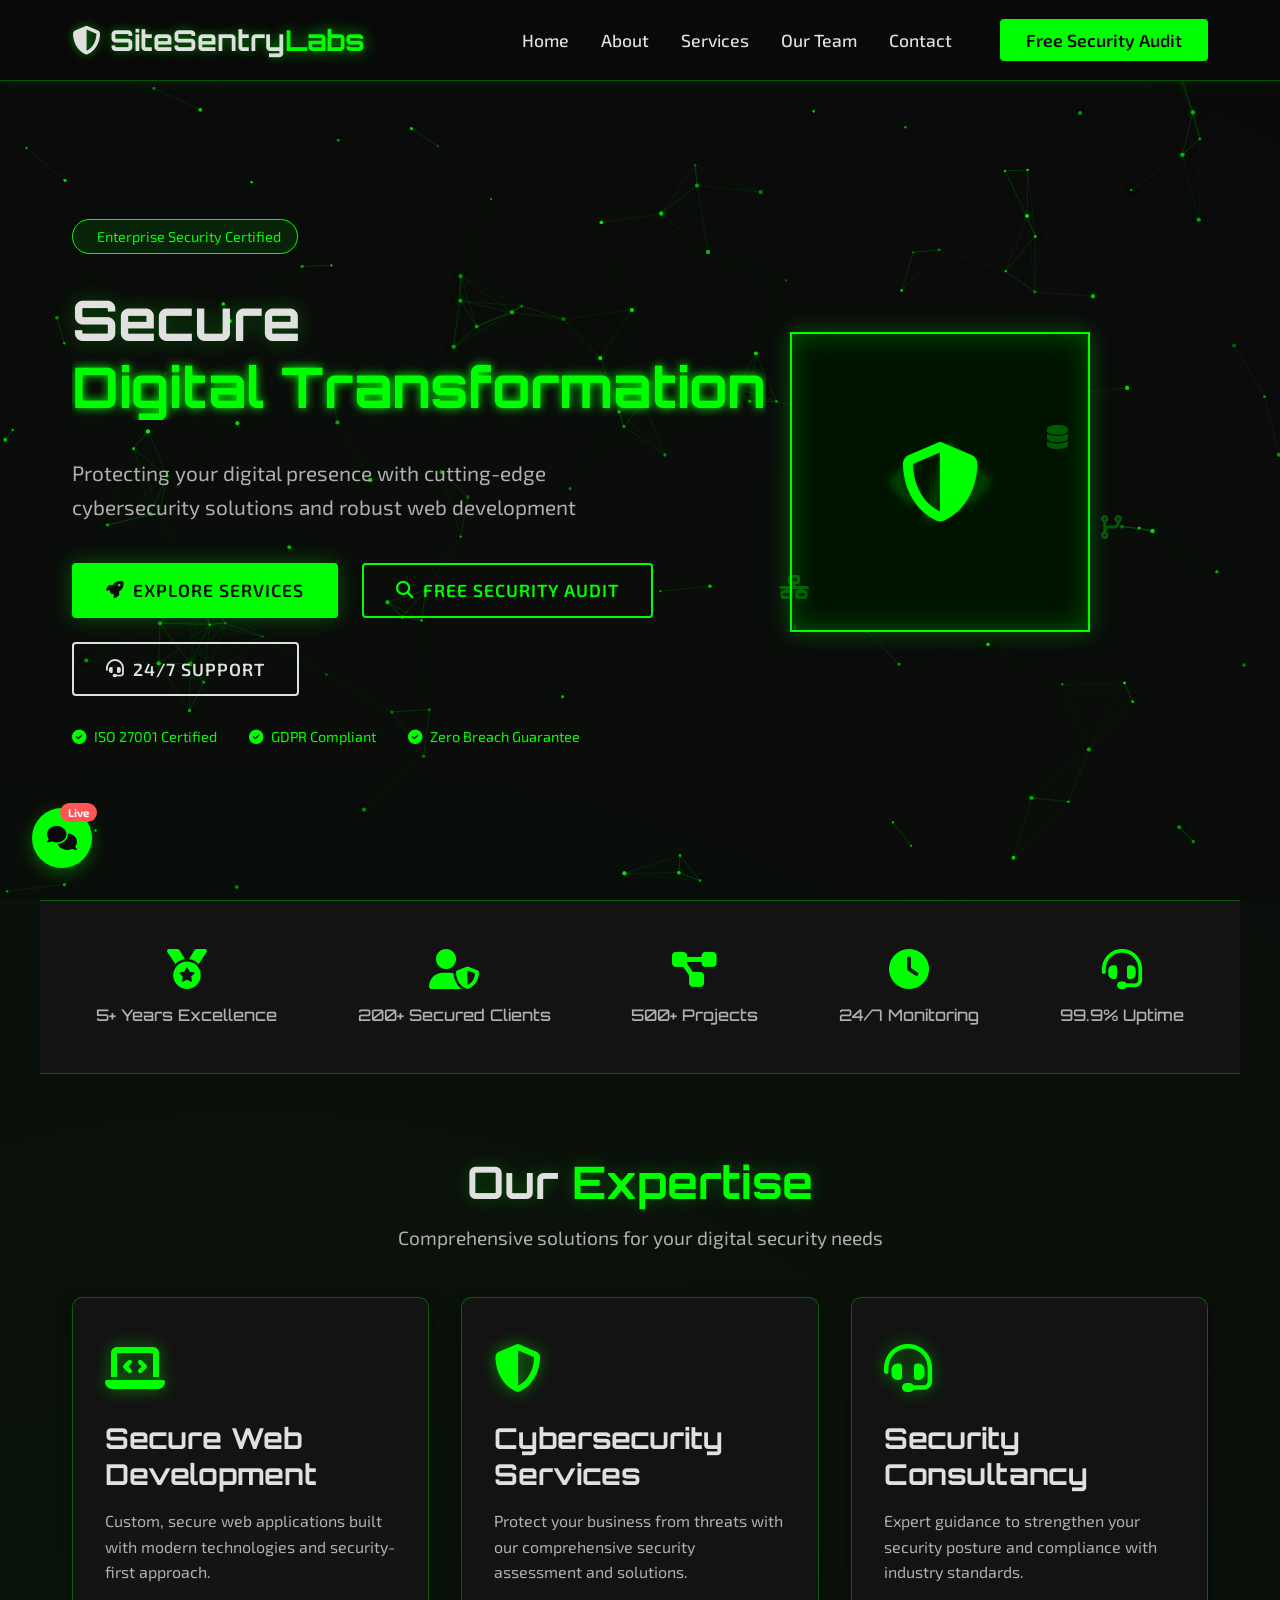
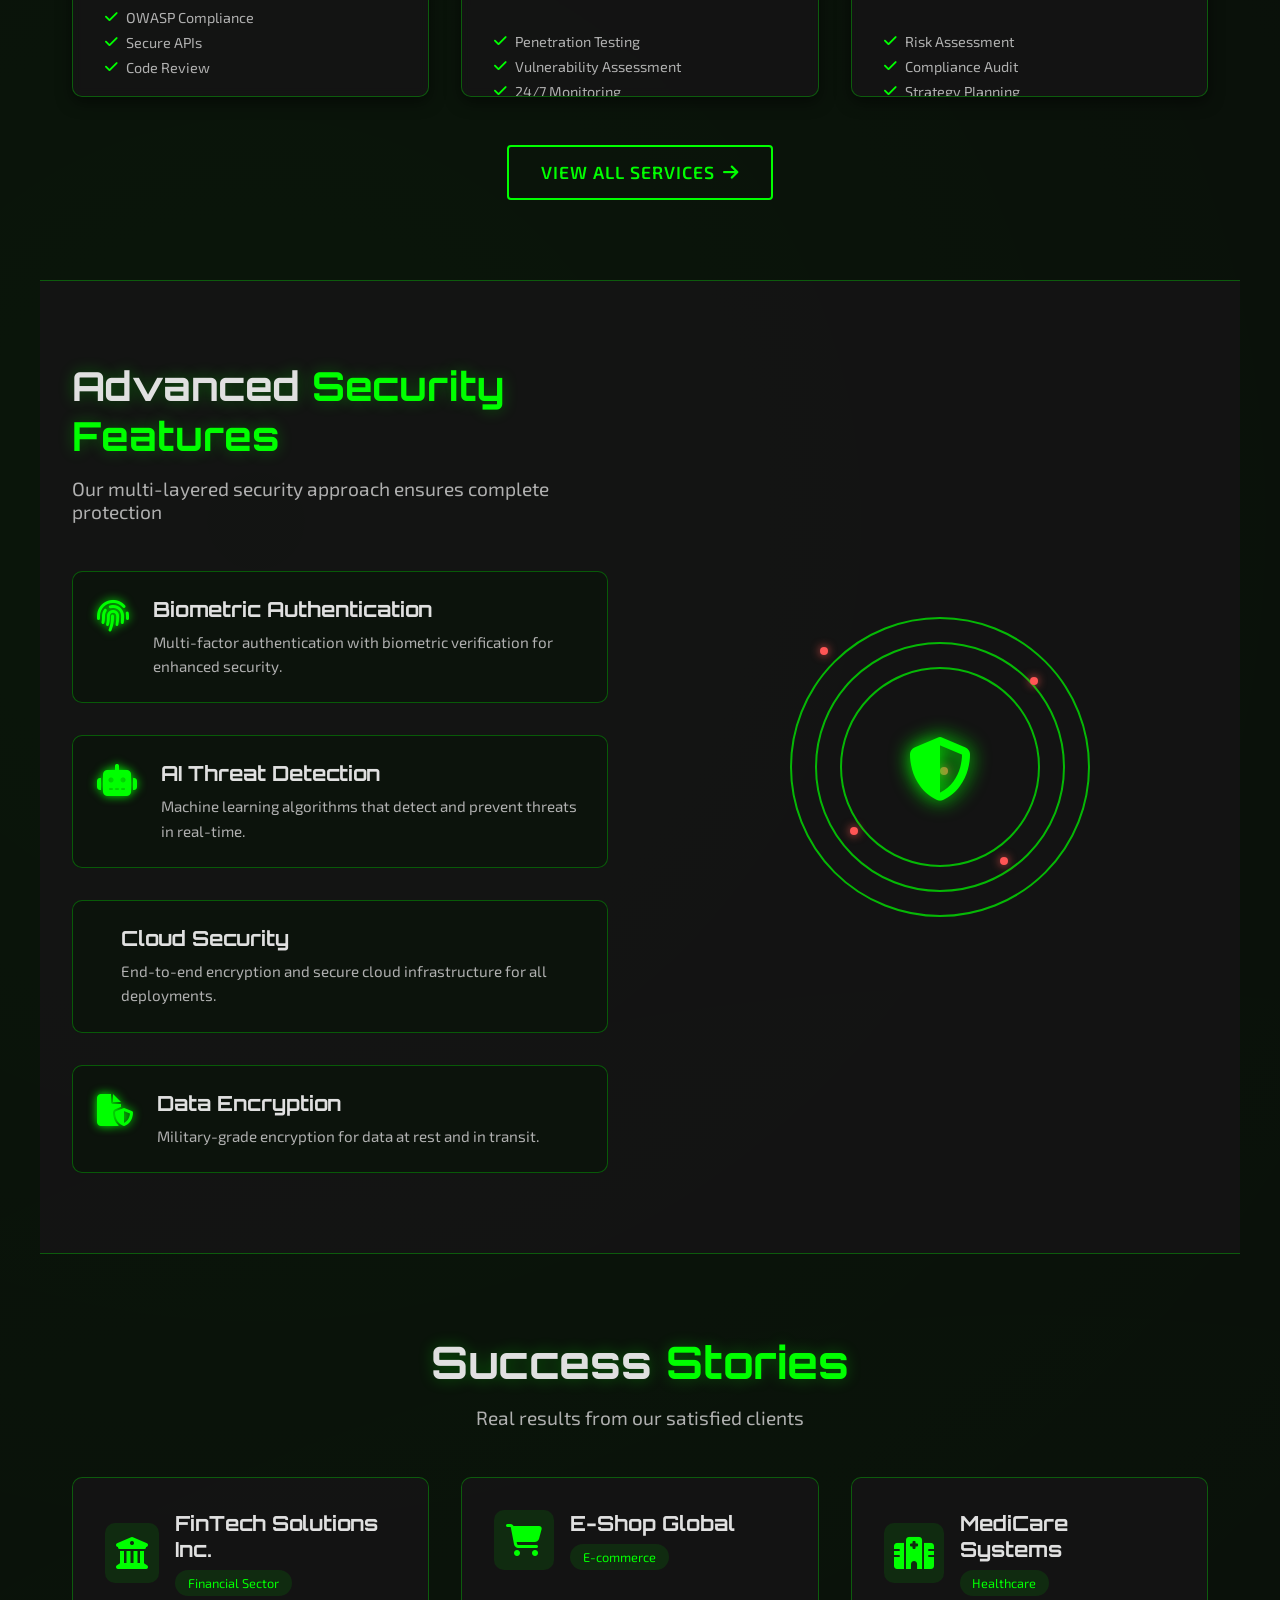
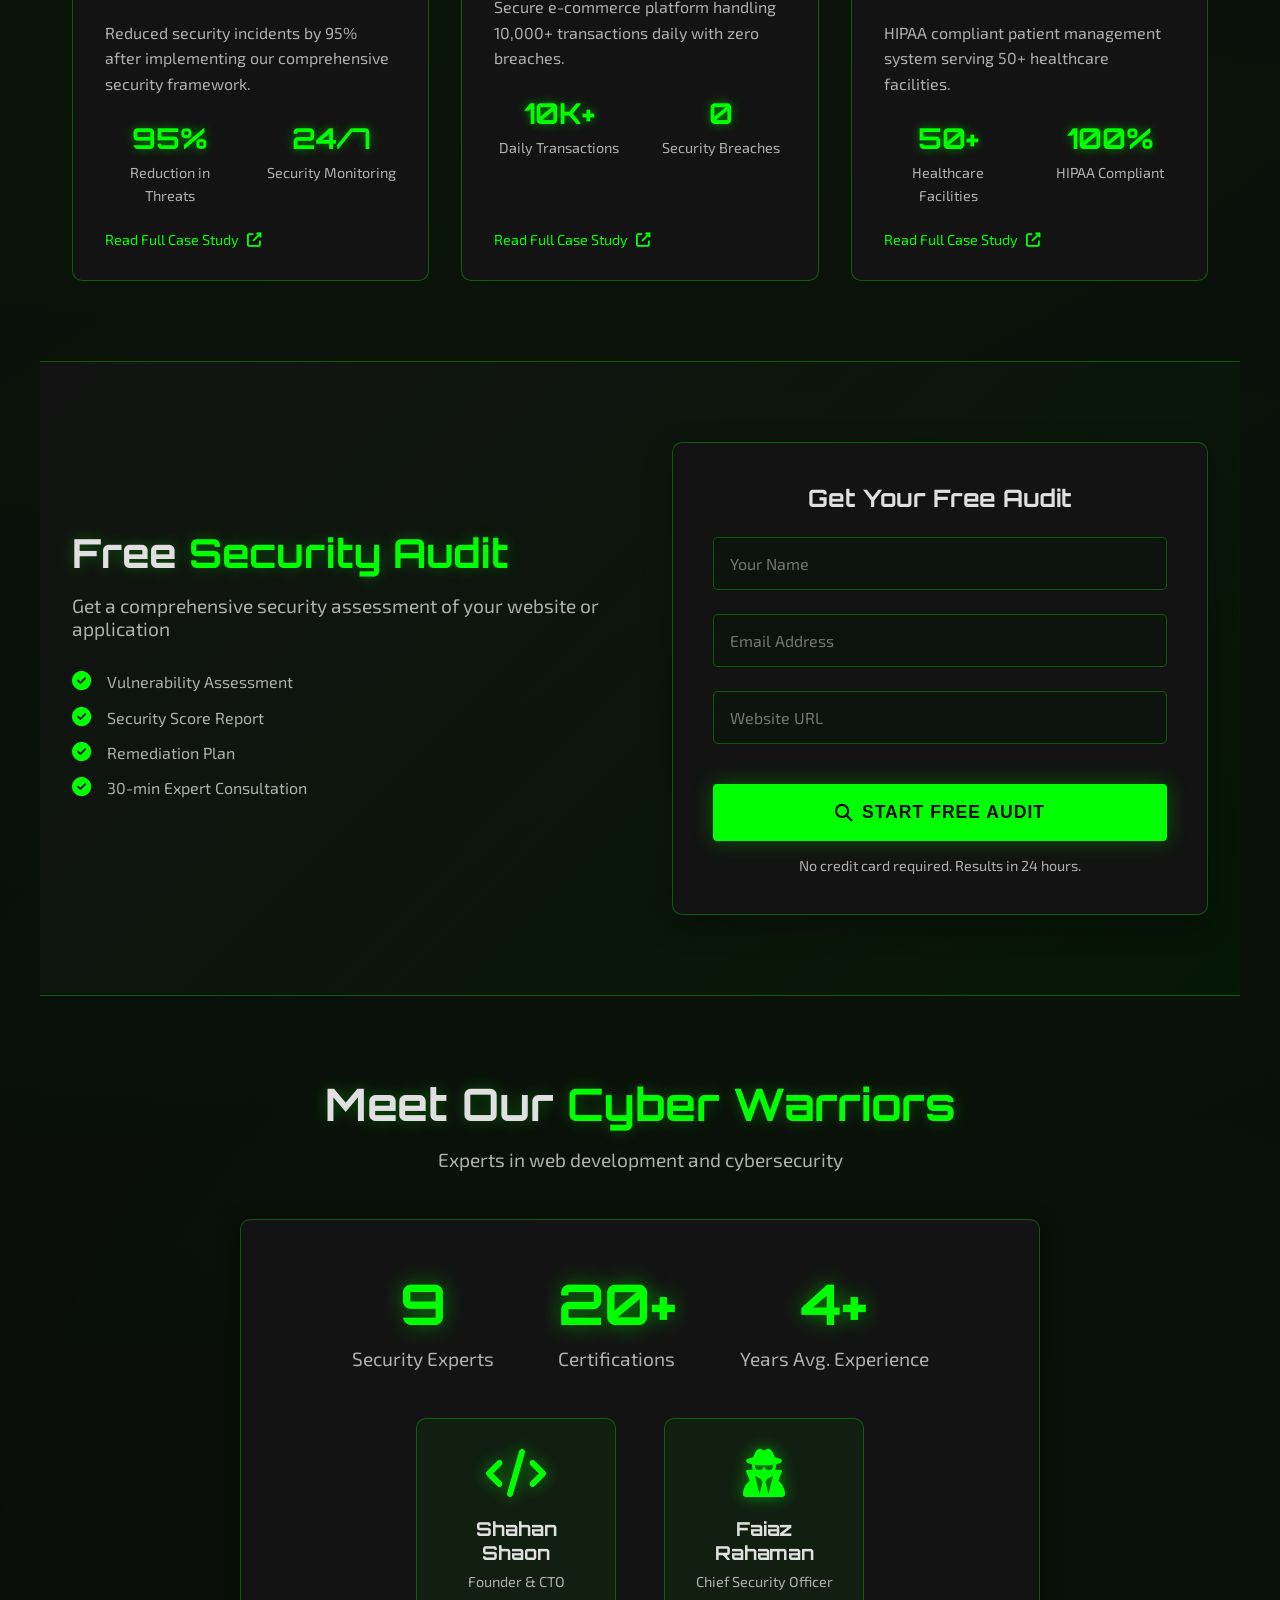
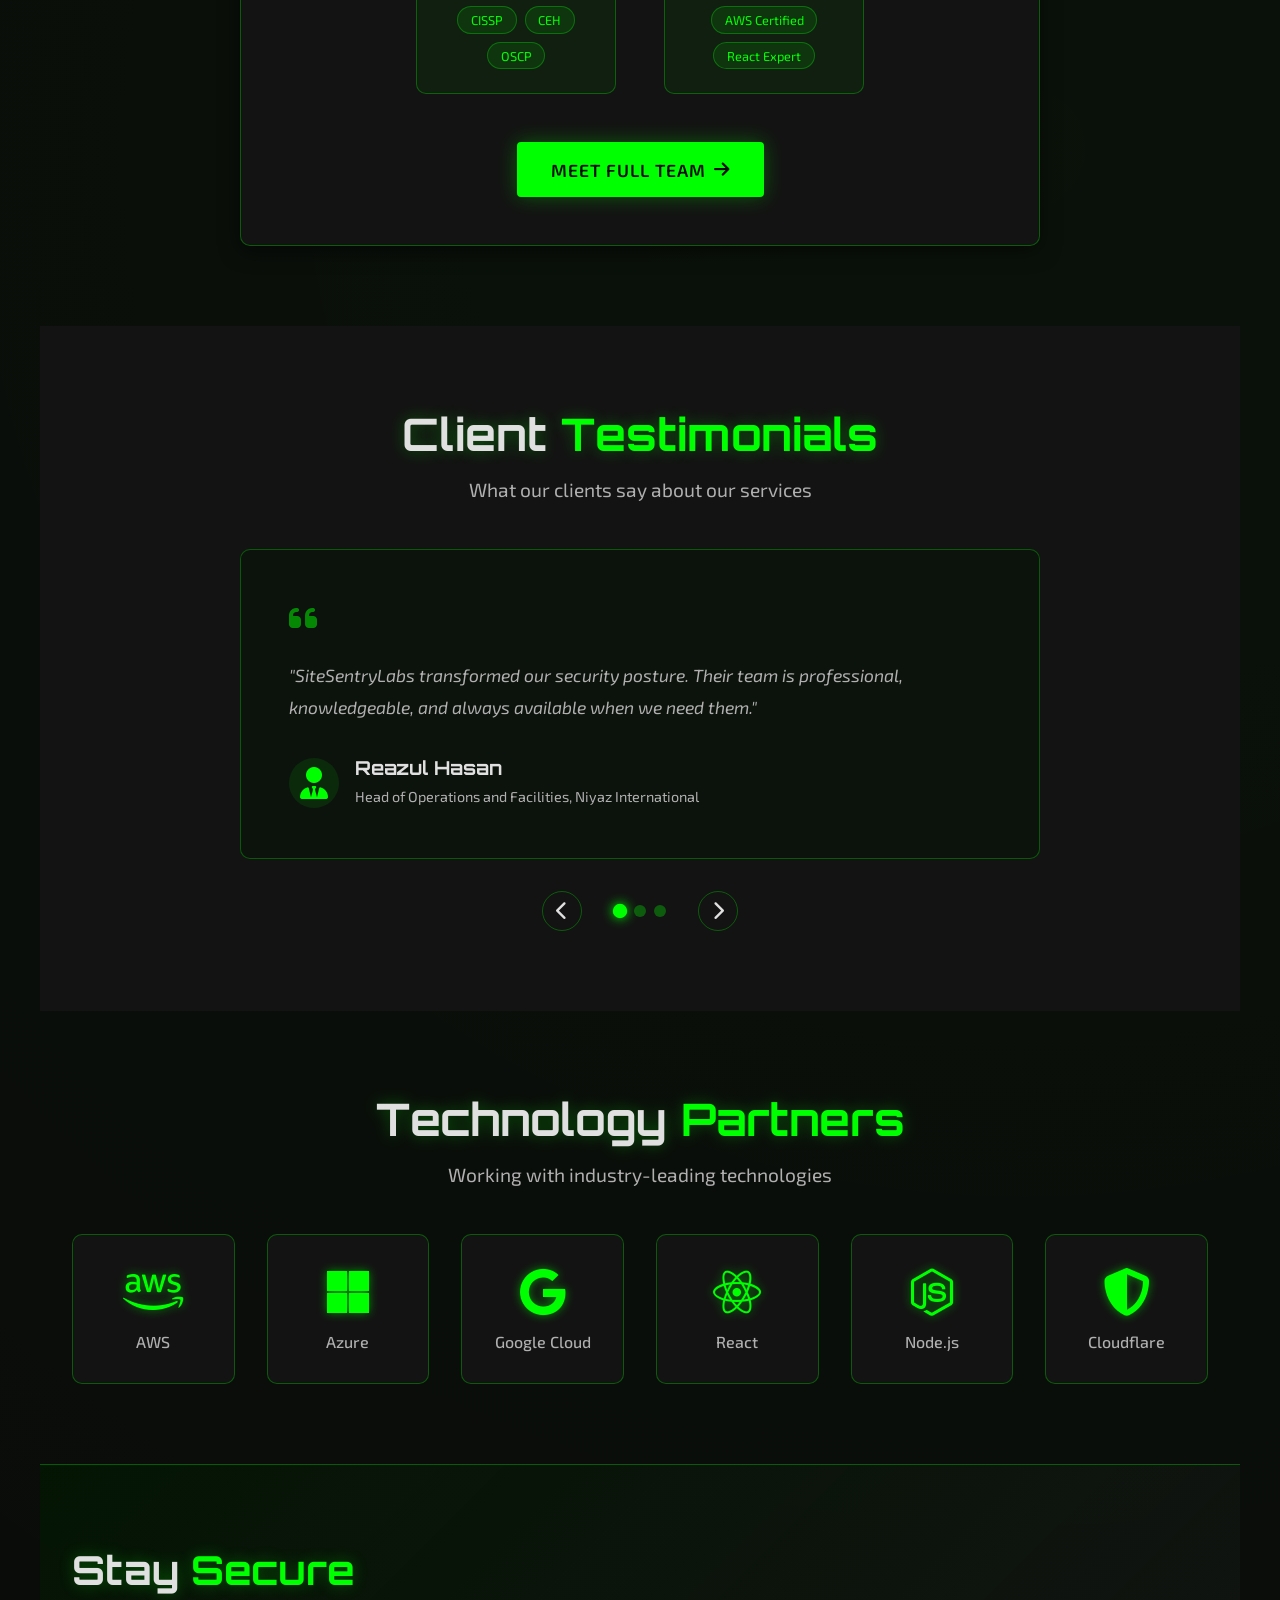
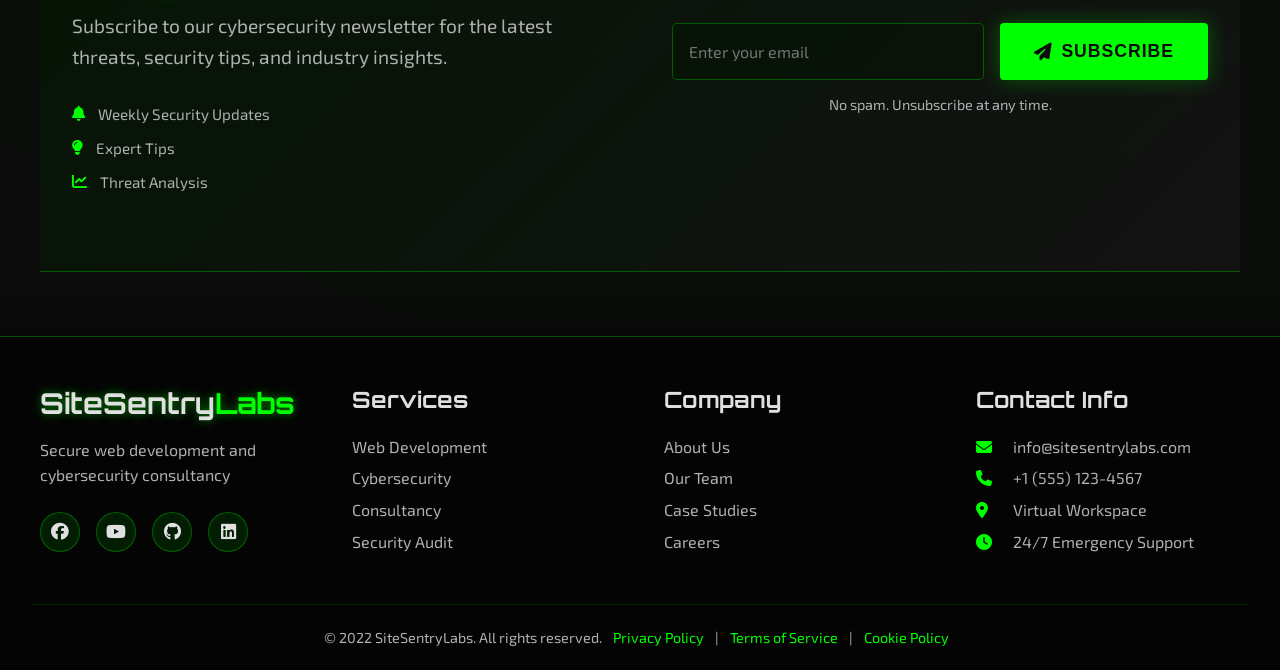
<file: index.html>
<!DOCTYPE html>
<html lang="en">
<head>
    <meta charset="UTF-8">
    <meta name="viewport" content="width=device-width, initial-scale=1.0">
    <title>SiteSentryLabs | Cybersecurity & Web Development</title>
    <link rel="icon" type="image/png" sizes="32x32" href="icon/SSL.png">
    <link rel="stylesheet" href="css/style.css">
    <link rel="stylesheet" href="https://cdnjs.cloudflare.com/ajax/libs/font-awesome/6.4.0/css/all.min.css">
    <link href="https://fonts.googleapis.com/css2?family=Orbitron:wght@400;700;900&family=Exo+2:wght@300;400;500&display=swap" rel="stylesheet">
    <link rel="stylesheet" href="https://cdnjs.cloudflare.com/ajax/libs/animate.css/4.1.1/animate.min.css">
</head>
<body>
    <!-- 3D Background Canvas -->
    <canvas id="bgCanvas"></canvas>
    
    <!-- Matrix Binary Rain Overlay -->
    <div class="matrix-rain"></div>
    
    <!-- Navigation -->
    <nav class="navbar">
        <div class="nav-container">
            <div class="logo">
                <h1><i class="fas fa-shield-alt"></i> SiteSentry<span>Labs</span></h1>
            </div>
            <div class="nav-links">
                <a href="index.html" class="active">Home</a>
                <a href="about.html">About</a>
                <a href="services.html">Services</a>
                <a href="team.html">Our Team</a>
                <a href="contact.html">Contact</a>
                <a href="#security-audit" class="btn-audit">Free Security Audit</a>
            </div>
            <div class="nav-toggle">
                <i class="fas fa-bars"></i>
            </div>
        </div>
    </nav>

    <!-- Hero Section -->
    <section class="hero">
        <div class="hero-content">
            <div class="hero-badge">
                <span><i class="fas fa-shield-check"></i> Enterprise Security Certified</span>
            </div>
            <h2 class="hero-title">Secure <span class="typewriter">Digital Transformation</span></h2>
            <p class="hero-subtitle">Protecting your digital presence with cutting-edge cybersecurity solutions and robust web development</p>
            <div class="hero-buttons">
                <a href="services.html" class="btn-primary">
                    <i class="fas fa-rocket"></i> Explore Services
                </a>
                <a href="#security-audit" class="btn-secondary">
                    <i class="fas fa-search"></i> Free Security Audit
                </a>
                <a href="contact.html" class="btn-tertiary">
                    <i class="fas fa-headset"></i> 24/7 Support
                </a>
            </div>
            <div class="hero-trust">
                <div class="trust-item">
                    <i class="fas fa-check-circle"></i>
                    <span>ISO 27001 Certified</span>
                </div>
                <div class="trust-item">
                    <i class="fas fa-check-circle"></i>
                    <span>GDPR Compliant</span>
                </div>
                <div class="trust-item">
                    <i class="fas fa-check-circle"></i>
                    <span>Zero Breach Guarantee</span>
                </div>
            </div>
        </div>
        <div class="hero-3d">
            <div class="cube-container">
                <div class="cube">
                    <div class="face front">
                        <i class="fas fa-code"></i>
                    </div>
                    <div class="face back">
                        <i class="fas fa-shield-alt"></i>
                    </div>
                    <div class="face right">
                        <i class="fas fa-server"></i>
                    </div>
                    <div class="face left">
                        <i class="fas fa-lock"></i>
                    </div>
                    <div class="face top">
                        <i class="fas fa-globe"></i>
                    </div>
                    <div class="face bottom">
                        <i class="fas fa-bug"></i>
                    </div>
                </div>
            </div>
            <div class="floating-elements">
                <div class="float-element el1"><i class="fas fa-shield-check"></i></div>
                <div class="float-element el2"><i class="fas fa-code-branch"></i></div>
                <div class="float-element el3"><i class="fas fa-network-wired"></i></div>
                <div class="float-element el4"><i class="fas fa-database"></i></div>
            </div>
        </div>
    </section>

    <!-- Trust Badges -->
    <section class="trust-badges">
        <div class="badges-container">
            <div class="badge">
                <i class="fas fa-medal"></i>
                <h4>5+ Years Excellence</h4>
            </div>
            <div class="badge">
                <i class="fas fa-user-shield"></i>
                <h4>200+ Secured Clients</h4>
            </div>
            <div class="badge">
                <i class="fas fa-project-diagram"></i>
                <h4>500+ Projects</h4>
            </div>
            <div class="badge">
                <i class="fas fa-clock"></i>
                <h4>24/7 Monitoring</h4>
            </div>
            <div class="badge">
                <i class="fas fa-headset"></i>
                <h4>99.9% Uptime</h4>
            </div>
        </div>
    </section>

    <!-- Services Overview -->
    <section class="services-overview">
        <div class="section-header">
            <h2>Our <span>Expertise</span></h2>
            <p>Comprehensive solutions for your digital security needs</p>
        </div>
        <div class="services-grid">
            <div class="service-card">
                <div class service-card-inner">
                    <div class="service-icon">
                        <i class="fas fa-laptop-code"></i>
                    </div>
                    <h3>Secure Web Development</h3>
                    <p>Custom, secure web applications built with modern technologies and security-first approach.</p>
                    <div class="service-features">
                        <span><i class="fas fa-check"></i> OWASP Compliance</span>
                        <span><i class="fas fa-check"></i> Secure APIs</span>
                        <span><i class="fas fa-check"></i> Code Review</span>
                    </div>
                    <a href="pages/services.html#web-dev" class="service-link">Learn More <i class="fas fa-arrow-right"></i></a>
                </div>
                <div class="service-card-hover">
                    <h4>Starting at $500</h4>
                    <p>Custom development with security built-in</p>
                    <a href="pages/contact.html" class="btn-primary">Get Quote</a>
                </div>
            </div>
            <div class="service-card">
                <div class="service-card-inner">
                    <div class="service-icon">
                        <i class="fas fa-shield-alt"></i>
                    </div>
                    <h3>Cybersecurity Services</h3>
                    <p>Protect your business from threats with our comprehensive security assessment and solutions.</p>
                    <div class="service-features">
                        <span><i class="fas fa-check"></i> Penetration Testing</span>
                        <span><i class="fas fa-check"></i> Vulnerability Assessment</span>
                        <span><i class="fas fa-check"></i> 24/7 Monitoring</span>
                    </div>
                    <a href="pages/services.html#cybersecurity" class="service-link">Learn More <i class="fas fa-arrow-right"></i></a>
                </div>
                <div class="service-card-hover">
                    <h4>Starting at $1,500/month</h4>
                    <p>Complete security monitoring package</p>
                    <a href="pages/contact.html" class="btn-primary">Get Protected</a>
                </div>
            </div>
            <div class="service-card">
                <div class="service-card-inner">
                    <div class="service-icon">
                        <i class="fas fa-headset"></i>
                    </div>
                    <h3>Security Consultancy</h3>
                    <p>Expert guidance to strengthen your security posture and compliance with industry standards.</p>
                    <div class="service-features">
                        <span><i class="fas fa-check"></i> Risk Assessment</span>
                        <span><i class="fas fa-check"></i> Compliance Audit</span>
                        <span><i class="fas fa-check"></i> Strategy Planning</span>
                    </div>
                    <a href="pages/services.html#consultancy" class="service-link">Learn More <i class="fas fa-arrow-right"></i></a>
                </div>
                <div class="service-card-hover">
                    <h4>Starting at $300</h4>
                    <p>Comprehensive security audit</p>
                    <a href="pages/contact.html" class="btn-primary">Consult Now</a>
                </div>
            </div>
        </div>
        <div class="services-cta">
            <a href="pages/services.html" class="btn-secondary">View All Services <i class="fas fa-arrow-right"></i></a>
        </div>
    </section>

    <!-- Security Features -->
    <section class="security-features">
        <div class="features-container">
            <div class="features-content">
                <h2>Advanced <span>Security Features</span></h2>
                <p class="features-subtitle">Our multi-layered security approach ensures complete protection</p>
                
                <div class="features-grid">
                    <div class="feature">
                        <div class="feature-icon">
                            <i class="fas fa-fingerprint"></i>
                        </div>
                        <div class="feature-content">
                            <h3>Biometric Authentication</h3>
                            <p>Multi-factor authentication with biometric verification for enhanced security.</p>
                        </div>
                    </div>
                    <div class="feature">
                        <div class="feature-icon">
                            <i class="fas fa-robot"></i>
                        </div>
                        <div class="feature-content">
                            <h3>AI Threat Detection</h3>
                            <p>Machine learning algorithms that detect and prevent threats in real-time.</p>
                        </div>
                    </div>
                    <div class="feature">
                        <div class="feature-icon">
                            <i class="fas fa-cloud-shield-alt"></i>
                        </div>
                        <div class="feature-content">
                            <h3>Cloud Security</h3>
                            <p>End-to-end encryption and secure cloud infrastructure for all deployments.</p>
                        </div>
                    </div>
                    <div class="feature">
                        <div class="feature-icon">
                            <i class="fas fa-file-shield"></i>
                        </div>
                        <div class="feature-content">
                            <h3>Data Encryption</h3>
                            <p>Military-grade encryption for data at rest and in transit.</p>
                        </div>
                    </div>
                </div>
            </div>
            <div class="features-visual">
                <div class="security-shield">
                    <div class="shield-core">
                        <i class="fas fa-shield-alt"></i>
                    </div>
                    <div class="shield-ring ring1"></div>
                    <div class="shield-ring ring2"></div>
                    <div class="shield-ring ring3"></div>
                    <div class="threat-dots">
                        <div class="threat-dot dot1"></div>
                        <div class="threat-dot dot2"></div>
                        <div class="threat-dot dot3"></div>
                        <div class="threat-dot dot4"></div>
                        <div class="threat-dot dot5"></div>
                    </div>
                </div>
            </div>
        </div>
    </section>

    <!-- Case Studies -->
    <section class="case-studies">
        <div class="section-header">
            <h2>Success <span>Stories</span></h2>
            <p>Real results from our satisfied clients</p>
        </div>
        <div class="case-studies-grid">
            <div class="case-study">
                <div class="case-header">
                    <div class="case-logo">
                        <i class="fas fa-university"></i>
                    </div>
                    <div class="case-info">
                        <h3>FinTech Solutions Inc.</h3>
                        <span class="case-tag">Financial Sector</span>
                    </div>
                </div>
                <div class="case-content">
                    <p>Reduced security incidents by 95% after implementing our comprehensive security framework.</p>
                    <div class="case-stats">
                        <div class="stat">
                            <h4>95%</h4>
                            <p>Reduction in Threats</p>
                        </div>
                        <div class="stat">
                            <h4>24/7</h4>
                            <p>Security Monitoring</p>
                        </div>
                    </div>
                </div>
                <a href="#" class="case-link">Read Full Case Study <i class="fas fa-external-link-alt"></i></a>
            </div>
            <div class="case-study">
                <div class="case-header">
                    <div class="case-logo">
                        <i class="fas fa-shopping-cart"></i>
                    </div>
                    <div class="case-info">
                        <h3>E-Shop Global</h3>
                        <span class="case-tag">E-commerce</span>
                    </div>
                </div>
                <div class="case-content">
                    <p>Secure e-commerce platform handling 10,000+ transactions daily with zero breaches.</p>
                    <div class="case-stats">
                        <div class="stat">
                            <h4>10K+</h4>
                            <p>Daily Transactions</p>
                        </div>
                        <div class="stat">
                            <h4>0</h4>
                            <p>Security Breaches</p>
                        </div>
                    </div>
                </div>
                <a href="#" class="case-link">Read Full Case Study <i class="fas fa-external-link-alt"></i></a>
            </div>
            <div class="case-study">
                <div class="case-header">
                    <div class="case-logo">
                        <i class="fas fa-hospital"></i>
                    </div>
                    <div class="case-info">
                        <h3>MediCare Systems</h3>
                        <span class="case-tag">Healthcare</span>
                    </div>
                </div>
                <div class="case-content">
                    <p>HIPAA compliant patient management system serving 50+ healthcare facilities.</p>
                    <div class="case-stats">
                        <div class="stat">
                            <h4>50+</h4>
                            <p>Healthcare Facilities</p>
                        </div>
                        <div class="stat">
                            <h4>100%</h4>
                            <p>HIPAA Compliant</p>
                        </div>
                    </div>
                </div>
                <a href="#" class="case-link">Read Full Case Study <i class="fas fa-external-link-alt"></i></a>
            </div>
        </div>
    </section>

    <!-- Security Audit CTA -->
    <section class="security-audit" id="security-audit">
        <div class="audit-container">
            <div class="audit-content">
                <h2>Free <span>Security Audit</span></h2>
                <p class="audit-subtitle">Get a comprehensive security assessment of your website or application</p>
                <ul class="audit-features">
                    <li><i class="fas fa-check-circle"></i> Vulnerability Assessment</li>
                    <li><i class="fas fa-check-circle"></i> Security Score Report</li>
                    <li><i class="fas fa-check-circle"></i> Remediation Plan</li>
                    <li><i class="fas fa-check-circle"></i> 30-min Expert Consultation</li>
                </ul>
            </div>
            <div class="audit-form">
                <h3>Get Your Free Audit</h3>
                <form id="auditForm">
                    <div class="form-group">
                        <input type="text" placeholder="Your Name" required>
                    </div>
                    <div class="form-group">
                        <input type="email" placeholder="Email Address" required>
                    </div>
                    <div class="form-group">
                        <input type="url" placeholder="Website URL">
                    </div>
                    <button type="submit" class="btn-primary">
                        <i class="fas fa-search"></i> Start Free Audit
                    </button>
                    <p class="form-note">No credit card required. Results in 24 hours.</p>
                </form>
            </div>
        </div>
    </section>

    <!-- Team Preview -->
    <section class="team-preview">
        <div class="section-header">
            <h2>Meet Our <span>Cyber Warriors</span></h2>
            <p>Experts in web development and cybersecurity</p>
        </div>
        <div class="team-preview-container">
            <div class="team-stats">
                <div class="stat">
                    <h3>9</h3>
                    <p>Security Experts</p>
                </div>
                <div class="stat">
                    <h3>20+</h3>
                    <p>Certifications</p>
                </div>
                <div class="stat">
                    <h3>4+</h3>
                    <p>Years Avg. Experience</p>
                </div>
            </div>
            <div class="team-highlight">
                <div class="team-member">
                    <div class="member-avatar">
                        <i class="fas fa-code"></i>
                    </div>
                    <div class="member-info">
                        <h4>Shahan Shaon</h4>
                        <p>Founder & CTO</p>
                        <div class="member-certifications">
                            <span>CISSP</span>
                            <span>CEH</span>
                            <span>OSCP</span>
                        </div>
                    </div>
                </div>
                <div class="team-member">
                    <div class="member-avatar">
                        <i class="fas fa-user-secret"></i>
                    </div>
                    <div class="member-info">
                        <h4>Faiaz Rahaman</h4>
                        <p>Chief Security Officer</p>
                        <div class="member-certifications">
                            <span>AWS Certified</span>
                            <span>React Expert</span>
                        </div>
                    </div>
                </div>
            </div>
            <a href="team.html" class="btn-primary">Meet Full Team <i class="fas fa-arrow-right"></i></a>
        </div>
    </section>

    <!-- Testimonials -->
    <section class="testimonials">
        <div class="section-header">
            <h2>Client <span>Testimonials</span></h2>
            <p>What our clients say about our services</p>
        </div>
        <div class="testimonials-slider">
            <div class="testimonial active">
                <div class="testimonial-content">
                    <div class="quote-icon">
                        <i class="fas fa-quote-left"></i>
                    </div>
                    <p>"SiteSentryLabs transformed our security posture. Their team is professional, knowledgeable, and always available when we need them."</p>
                    <div class="testimonial-author">
                        <div class="author-avatar">
                            <i class="fas fa-user-tie"></i>
                        </div>
                        <div class="author-info">
                            <h4>Reazul Hasan</h4>
                            <p>Head of Operations and Facilities, Niyaz International</p>
                        </div>
                    </div>
                </div>
            </div>
            <div class="testimonial">
                <div class="testimonial-content">
                    <div class="quote-icon">
                        <i class="fas fa-quote-left"></i>
                    </div>
                    <p>"The security audit uncovered vulnerabilities we never knew existed. Their remediation plan was clear and effective."</p>
                    <div class="testimonial-author">
                        <div class="author-avatar">
                            <i class="fas fa-user-md"></i>
                        </div>
                        <div class="author-info">
                            <h4>Dr. Sarah Johnson</h4>
                            <p>Director, HealthSecure Systems</p>
                        </div>
                    </div>
                </div>
            </div>
            <div class="testimonial">
                <div class="testimonial-content">
                    <div class="quote-icon">
                        <i class="fas fa-quote-left"></i>
                    </div>
                    <p>"Their development team built our platform with security as a core feature, not an afterthought. Exceptional work!"</p>
                    <div class="testimonial-author">
                        <div class="author-avatar">
                            <i class="fas fa-user-graduate"></i>
                        </div>
                        <div class="author-info">
                            <h4>Robert Williams</h4>
                            <p>CEO, EduTech Solutions</p>
                        </div>
                    </div>
                </div>
            </div>
            <div class="slider-controls">
                <button class="slider-prev"><i class="fas fa-chevron-left"></i></button>
                <div class="slider-dots">
                    <span class="dot active"></span>
                    <span class="dot"></span>
                    <span class="dot"></span>
                </div>
                <button class="slider-next"><i class="fas fa-chevron-right"></i></button>
            </div>
        </div>
    </section>

    <!-- Technology Partners -->
    <section class="partners">
        <div class="section-header">
            <h2>Technology <span>Partners</span></h2>
            <p>Working with industry-leading technologies</p>
        </div>
        <div class="partners-grid">
            <div class="partner">
                <i class="fab fa-aws"></i>
                <span>AWS</span>
            </div>
            <div class="partner">
                <i class="fab fa-microsoft"></i>
                <span>Azure</span>
            </div>
            <div class="partner">
                <i class="fab fa-google"></i>
                <span>Google Cloud</span>
            </div>
            <div class="partner">
                <i class="fab fa-react"></i>
                <span>React</span>
            </div>
            <div class="partner">
                <i class="fab fa-node-js"></i>
                <span>Node.js</span>
            </div>
            <div class="partner">
                <i class="fas fa-shield-alt"></i>
                <span>Cloudflare</span>
            </div>
        </div>
    </section>

    <!-- Newsletter -->
    <section class="newsletter">
        <div class="newsletter-container">
            <div class="newsletter-content">
                <h2>Stay <span>Secure</span></h2>
                <p>Subscribe to our cybersecurity newsletter for the latest threats, security tips, and industry insights.</p>
                <div class="newsletter-features">
                    <span><i class="fas fa-bell"></i> Weekly Security Updates</span>
                    <span><i class="fas fa-lightbulb"></i> Expert Tips</span>
                    <span><i class="fas fa-chart-line"></i> Threat Analysis</span>
                </div>
            </div>
            <div class="newsletter-form">
                <form id="newsletterForm">
                    <div class="form-group">
                        <input type="email" placeholder="Enter your email" required>
                        <button type="submit" class="btn-primary">
                            <i class="fas fa-paper-plane"></i> Subscribe
                        </button>
                    </div>
                    <p class="form-note">No spam. Unsubscribe at any time.</p>
                </form>
            </div>
        </div>
    </section>

    <!-- Footer -->
    <footer>
        <div class="footer-content">
            <div class="footer-logo">
                <h3>SiteSentry<span>Labs</span></h3>
                <p>Secure web development and cybersecurity consultancy</p>
                <div class="footer-social">
                    <a href="https://www.facebook.com/sitesentrylabs" target="_blank">
                        <i class="fab fa-facebook"></i>
                    </a>
                    <a href="https://www.youtube.com/sitesentrylabs" target="_blank">
                        <i class="fab fa-youtube"></i>
                    </a>
                    <a href="https://www.github.com/sitesentrylabs" target="_blank">
                        <i class="fab fa-github"></i>
                    </a>
                    <a href="https://www.linkedin.com/sitesentrylabs" target="_blank">
                        <i class="fab fa-linkedin"></i>
                    </a>
                </div>
            </div>
            <div class="footer-links">
                <h4>Services</h4>
                <a href="services.html#web-dev">Web Development</a>
                <a href="services.html#cybersecurity">Cybersecurity</a>
                <a href="services.html#consultancy">Consultancy</a>
                <a href="#security-audit">Security Audit</a>
            </div>
            <div class="footer-links">
                <h4>Company</h4>
                <a href="about.html">About Us</a>
                <a href="team.html">Our Team</a>
                <a href="#">Case Studies</a>
                <a href="#">Careers</a>
            </div>
            <div class="footer-contact">
                <h4>Contact Info</h4>
                <p><i class="fas fa-envelope"></i> info@sitesentrylabs.com</p>
                <p><i class="fas fa-phone"></i> +1 (555) 123-4567</p>
                <p><i class="fas fa-map-marker-alt"></i> Virtual Workspace</p>
                <p><i class="fas fa-clock"></i> 24/7 Emergency Support</p>
            </div>
        </div>
        <div class="footer-bottom">
            <p>&copy; 2022 SiteSentryLabs. All rights reserved. <a href="#">Privacy Policy</a> | <a href="#">Terms of Service</a> | <a href="#">Cookie Policy</a></p>
        </div>
    </footer>

    <!-- Back to Top -->
    <button class="back-to-top">
        <i class="fas fa-chevron-up"></i>
    </button>

    <!-- Live Chat Widget -->
    <div class="live-chat">
        <div class="chat-toggle">
            <i class="fas fa-comments"></i>
            <span class="chat-badge">Live</span>
        </div>
        <div class="chat-window">
            <div class="chat-header">
                <h4>Cyber Support</h4>
                <button class="chat-close"><i class="fas fa-times"></i></button>
            </div>
            <div class="chat-body">
                <div class="chat-message bot">
                    <p>Hello! How can we help secure your business today?</p>
                </div>
            </div>
            <div class="chat-input">
                <input type="text" placeholder="Type your message...">
                <button><i class="fas fa-paper-plane"></i></button>
            </div>
        </div>
    </div>

    <script src="js/script.js"></script>
    <script src="js/mobile.js"></script>
    <script src="js/index-enhancements.js"></script>
</body>
</html>
</file>
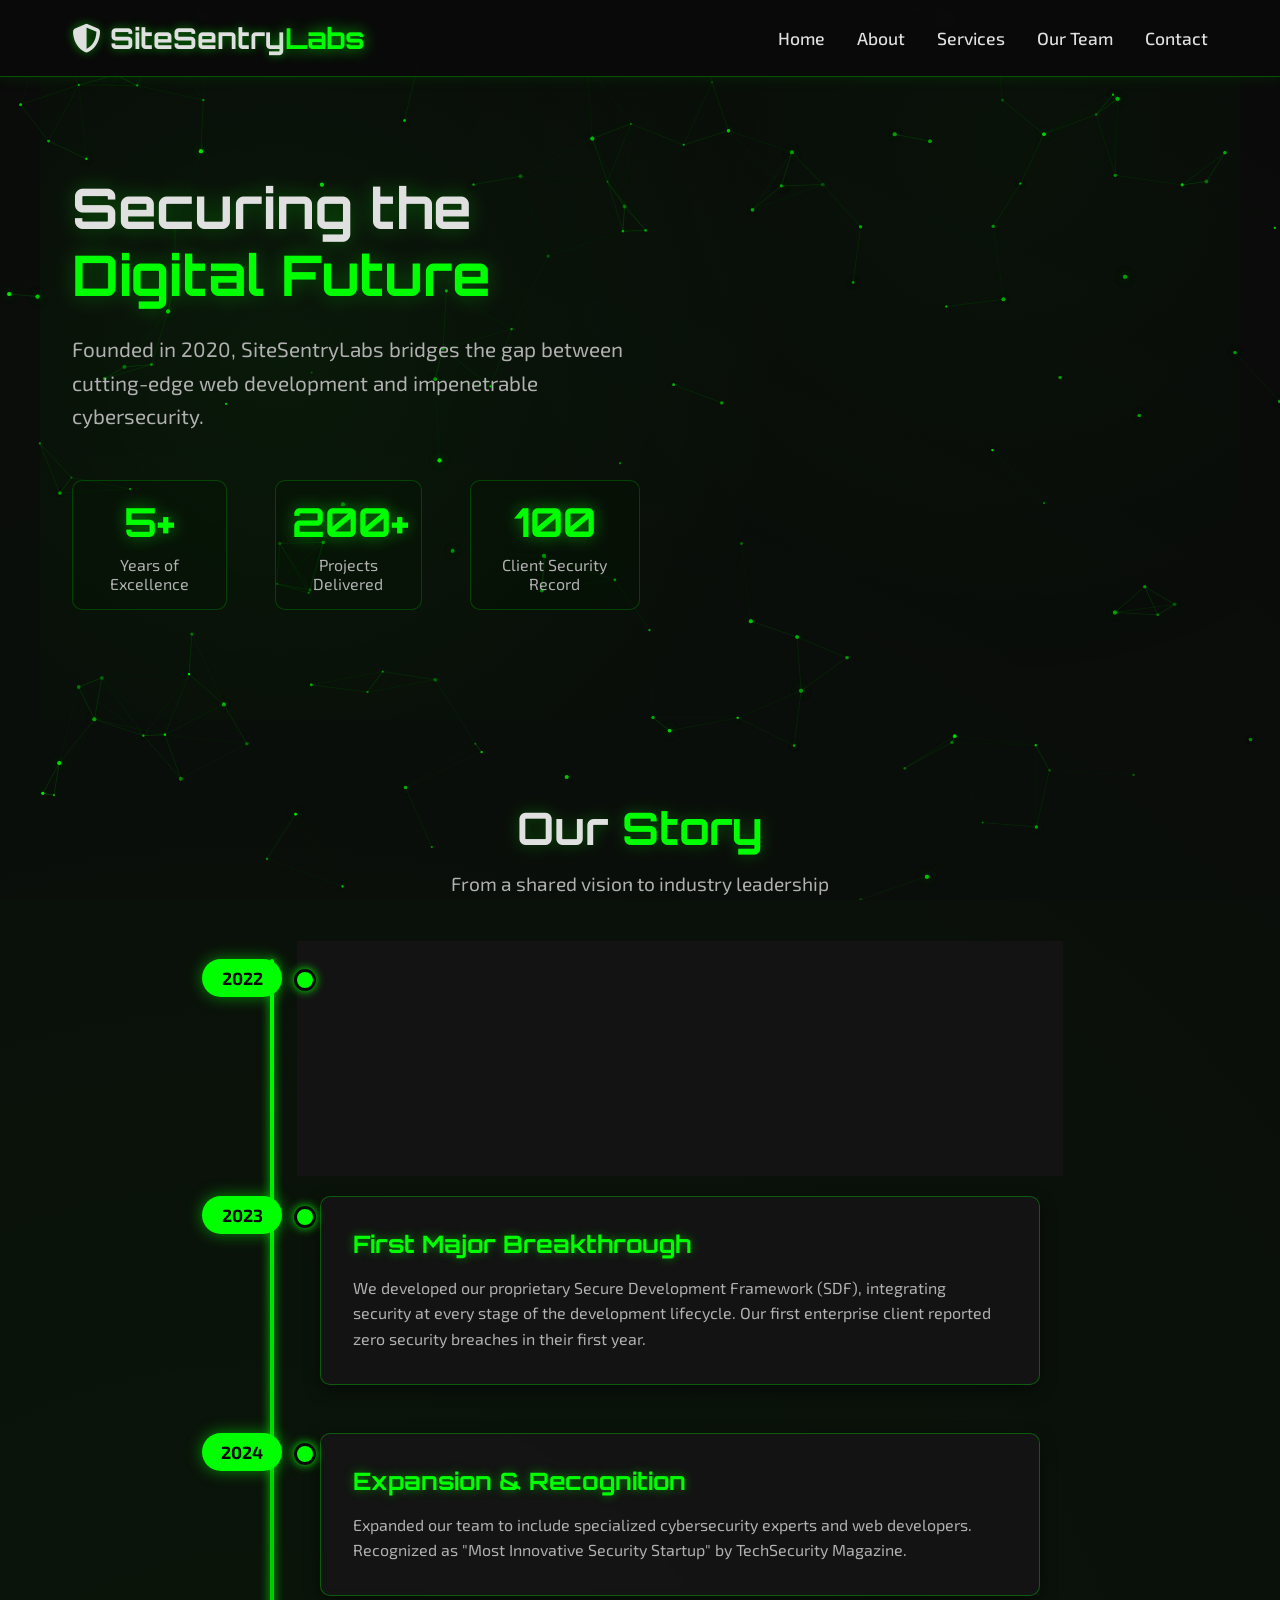
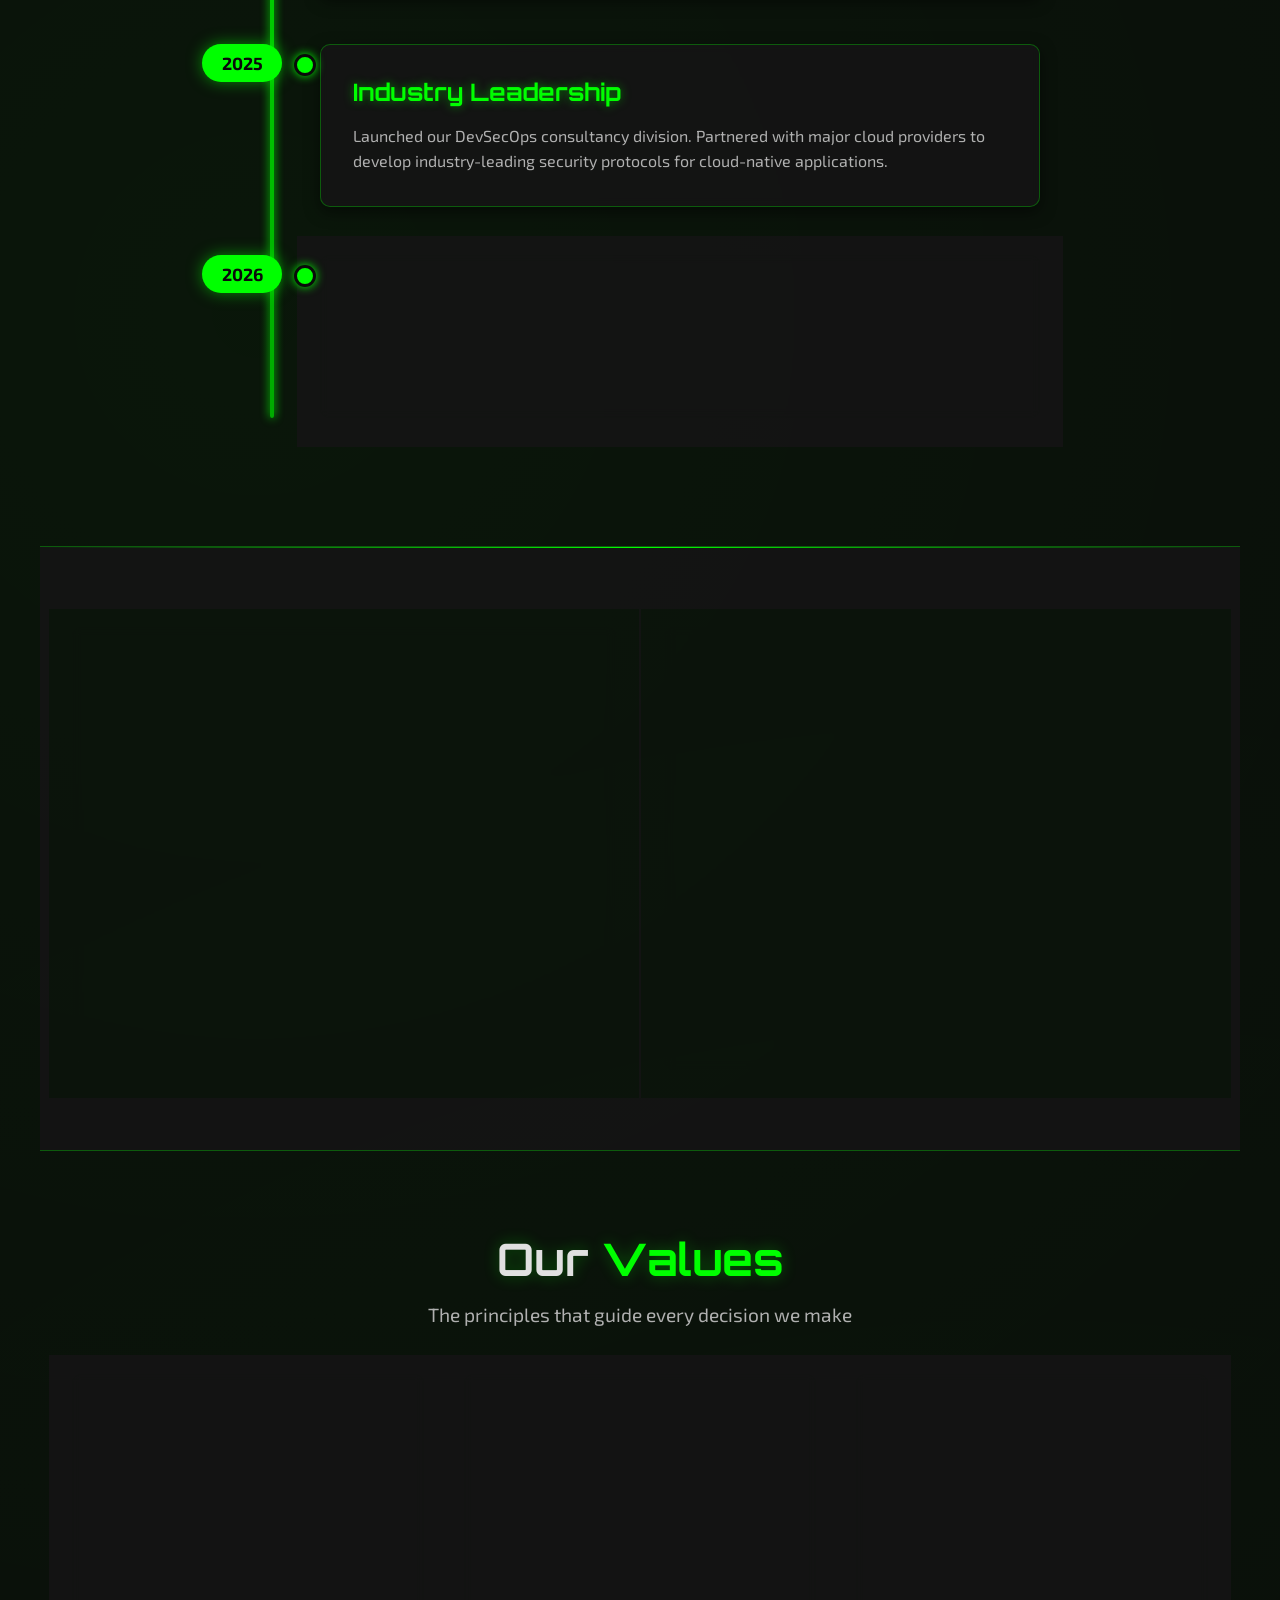
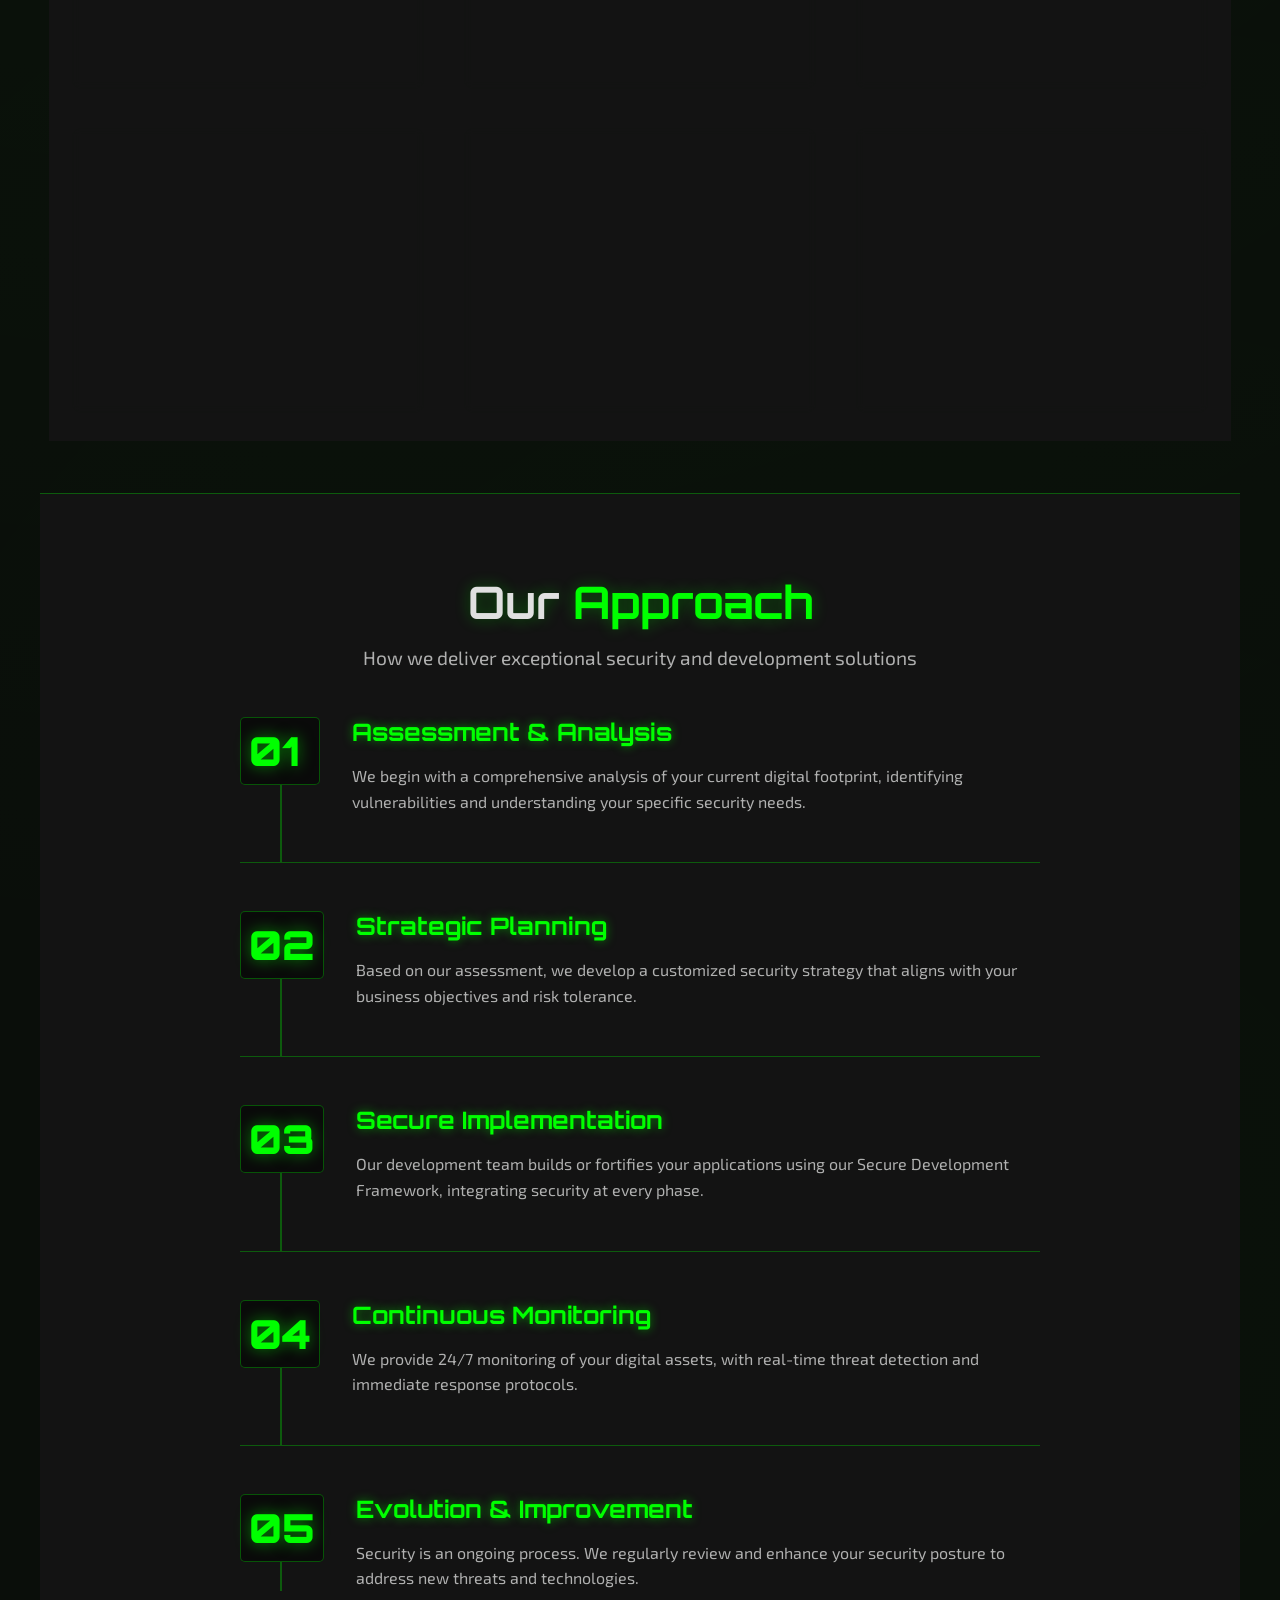
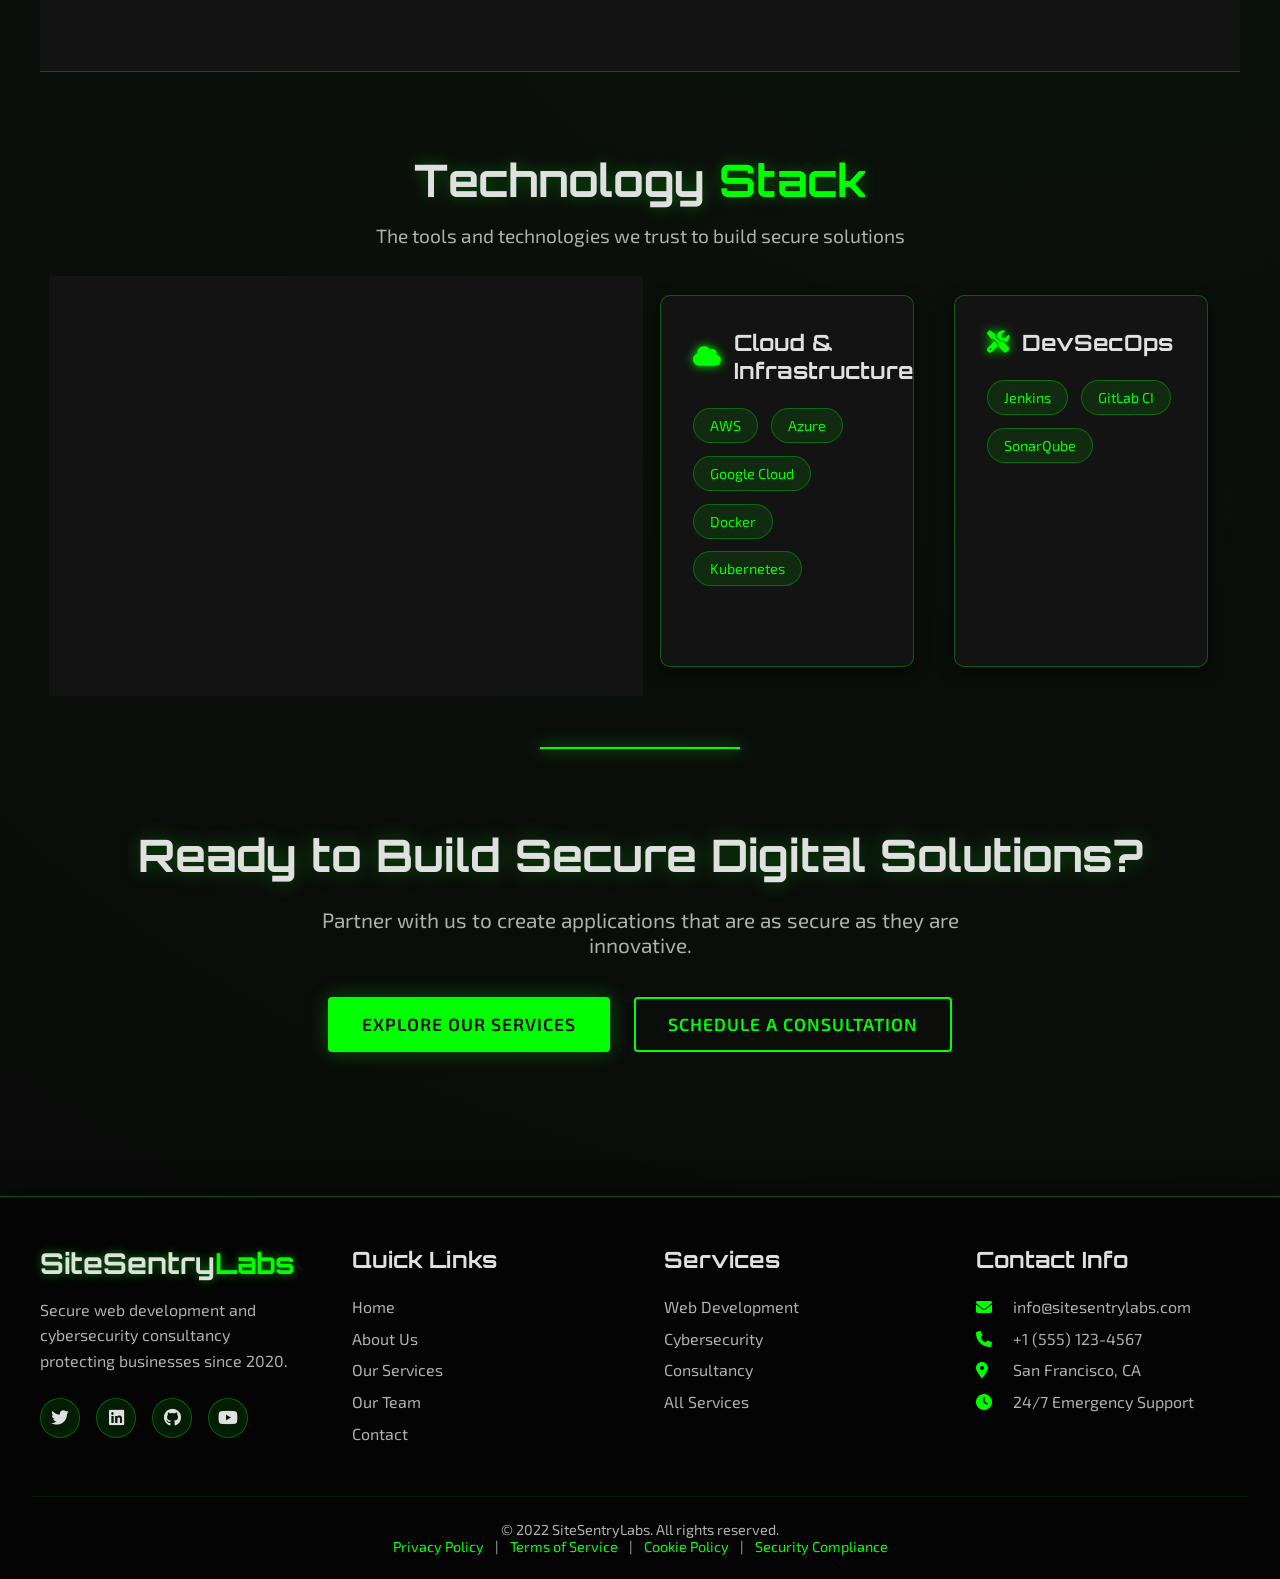
<file: about.html>
<!DOCTYPE html>
<html lang="en">
<head>
    <meta charset="UTF-8">
    <meta name="viewport" content="width=device-width, initial-scale=1.0">
    <title>About Us | SiteSentryLabs</title>
    <link rel="icon" type="image/png" sizes="32x32" href="icon/SSL.png">
    <link rel="stylesheet" href="css/style.css">
    <link rel="stylesheet" href="css/about.css">
    <link rel="stylesheet" href="https://cdnjs.cloudflare.com/ajax/libs/font-awesome/6.4.0/css/all.min.css">
    <link href="https://fonts.googleapis.com/css2?family=Orbitron:wght@400;700;900&family=Exo+2:wght@300;400;500&display=swap" rel="stylesheet">
</head>
<body>
    <!-- 3D Background Canvas -->
    <canvas id="bgCanvas"></canvas>
    
    <!-- Navigation -->
    <nav class="navbar">
        <div class="nav-container">
            <div class="logo">
                <h1><i class="fas fa-shield-alt"></i> SiteSentry<span>Labs</span></h1>
            </div>
            <div class="nav-links">
                <a href="index.html">Home</a>
                <a href="about.html" class="active">About</a>
                <a href="services.html">Services</a>
                <a href="team.html">Our Team</a>
                <a href="contact.html">Contact</a>
            </div>
            <div class="nav-toggle">
                <i class="fas fa-bars"></i>
            </div>
        </div>
    </nav>

    <!-- About Hero -->
    <section class="about-hero">
        <div class="about-hero-content">
            <h1>Securing the <span>Digital Future</span></h1>
            <p class="hero-subtitle">Founded in 2020, SiteSentryLabs bridges the gap between cutting-edge web development and impenetrable cybersecurity.</p>
            <div class="hero-stats">
                <div class="stat">
                    <h3>5+</h3>
                    <p>Years of Excellence</p>
                </div>
                <div class="stat">
                    <h3>200+</h3>
                    <p>Projects Delivered</p>
                </div>
                <div class="stat">
                    <h3>100%</h3>
                    <p>Client Security Record</p>
                </div>
            </div>
        </div>
        <div class="about-hero-3d">
            <div class="hexagon-container">
                <div class="hexagon">
                    <div class="hex-top"></div>
                    <div class="hex-middle"></div>
                    <div class="hex-bottom"></div>
                </div>
            </div>
        </div>
    </section>

    <!-- Our Story -->
    <section class="our-story">
        <div class="section-header">
            <h2>Our <span>Story</span></h2>
            <p>From a shared vision to industry leadership</p>
        </div>
        <div class="story-timeline">
            <div class="timeline-item">
                <div class="timeline-year">2022</div>
                <div class="timeline-content">
                    <h3>The Beginning</h3>
                    <p>SiteSentryLabs was founded by Shahan Shoan and Faiaz Rahaman, who identified a critical gap in the market: web development agencies neglecting security, and security firms lacking development expertise.</p>
                </div>
            </div>
            <div class="timeline-item">
                <div class="timeline-year">2023</div>
                <div class="timeline-content">
                    <h3>First Major Breakthrough</h3>
                    <p>We developed our proprietary Secure Development Framework (SDF), integrating security at every stage of the development lifecycle. Our first enterprise client reported zero security breaches in their first year.</p>
                </div>
            </div>
            <div class="timeline-item">
                <div class="timeline-year">2024</div>
                <div class="timeline-content">
                    <h3>Expansion & Recognition</h3>
                    <p>Expanded our team to include specialized cybersecurity experts and web developers. Recognized as "Most Innovative Security Startup" by TechSecurity Magazine.</p>
                </div>
            </div>
            <div class="timeline-item">
                <div class="timeline-year">2025</div>
                <div class="timeline-content">
                    <h3>Industry Leadership</h3>
                    <p>Launched our DevSecOps consultancy division. Partnered with major cloud providers to develop industry-leading security protocols for cloud-native applications.</p>
                </div>
            </div>
            <div class="timeline-item">
                <div class="timeline-year">2026</div>
                <div class="timeline-content">
                    <h3>Today & Beyond</h3>
                    <p>Now serving clients across three continents with a team of 9 experts. Continuously evolving to combat emerging threats in an increasingly complex digital landscape.</p>
                </div>
            </div>
        </div>
    </section>

    <!-- Mission & Vision -->
    <section class="mission-vision">
        <div class="mission-vision-container">
            <div class="mission-card">
                <div class="card-icon">
                    <i class="fas fa-bullseye"></i>
                </div>
                <h3>Our Mission</h3>
                <p>To empower businesses with secure digital solutions that not only protect their assets but also enable growth and innovation in an increasingly connected world.</p>
                <ul class="mission-points">
                    <li><i class="fas fa-check-circle"></i> Integrate security into every development phase</li>
                    <li><i class="fas fa-check-circle"></i> Make advanced cybersecurity accessible</li>
                    <li><i class="fas fa-check-circle"></i> Foster a culture of security awareness</li>
                    <li><i class="fas fa-check-circle"></i> Continuously innovate against evolving threats</li>
                </ul>
            </div>
            <div class="vision-card">
                <div class="card-icon">
                    <i class="fas fa-eye"></i>
                </div>
                <h3>Our Vision</h3>
                <p>To create a digital ecosystem where security is intrinsic, not additional—where every application is born secure and remains resilient throughout its lifecycle.</p>
                <ul class="vision-points">
                    <li><i class="fas fa-rocket"></i> Pioneer next-generation security frameworks</li>
                    <li><i class="fas fa-globe"></i> Set global standards for secure development</li>
                    <li><i class="fas fa-handshake"></i> Build trust as the foundation of digital interactions</li>
                    <li><i class="fas fa-infinity"></i> Enable endless innovation without security compromises</li>
                </ul>
            </div>
        </div>
    </section>

    <!-- Our Values -->
    <section class="our-values">
        <div class="section-header">
            <h2>Our <span>Values</span></h2>
            <p>The principles that guide every decision we make</p>
        </div>
        <div class="values-container">
            <div class="value-card">
                <div class="value-icon">
                    <div class="value-hexagon">
                        <i class="fas fa-user-shield"></i>
                    </div>
                </div>
                <h3>Security First</h3>
                <p>Security isn't an afterthought—it's the foundation of everything we build. We believe that true innovation cannot exist without robust protection.</p>
            </div>
            <div class="value-card">
                <div class="value-icon">
                    <div class="value-hexagon">
                        <i class="fas fa-lightbulb"></i>
                    </div>
                </div>
                <h3>Continuous Innovation</h3>
                <p>The threat landscape evolves daily, and so do we. We invest in research and development to stay ahead of emerging security challenges.</p>
            </div>
            <div class="value-card">
                <div class="value-icon">
                    <div class="value-hexagon">
                        <i class="fas fa-handshake"></i>
                    </div>
                </div>
                <h3>Client Partnership</h3>
                <p>We view our clients as partners in security. Your success is our success, and we work collaboratively to achieve your security objectives.</p>
            </div>
            <div class="value-card">
                <div class="value-icon">
                    <div class="value-hexagon">
                        <i class="fas fa-balance-scale"></i>
                    </div>
                </div>
                <h3>Transparency</h3>
                <p>We believe in open communication about security postures, risks, and solutions. No hidden vulnerabilities, no obscured processes.</p>
            </div>
            <div class="value-card">
                <div class="value-icon">
                    <div class="value-hexagon">
                        <i class="fas fa-graduation-cap"></i>
                    </div>
                </div>
                <h3>Knowledge Sharing</h3>
                <p>We empower our clients with knowledge, not just solutions. Understanding threats is the first step toward effective defense.</p>
            </div>
            <div class="value-card">
                <div class="value-icon">
                    <div class="value-hexagon">
                        <i class="fas fa-heart"></i>
                    </div>
                </div>
                <h3>Ethical Responsibility</h3>
                <p>We hold ourselves to the highest ethical standards, using our expertise to protect, not exploit, digital ecosystems.</p>
            </div>
        </div>
    </section>

    <!-- Our Approach -->
    <section class="our-approach">
        <div class="section-header">
            <h2>Our <span>Approach</span></h2>
            <p>How we deliver exceptional security and development solutions</p>
        </div>
        <div class="approach-container">
            <div class="approach-step">
                <div class="step-number">01</div>
                <div class="step-content">
                    <h3>Assessment & Analysis</h3>
                    <p>We begin with a comprehensive analysis of your current digital footprint, identifying vulnerabilities and understanding your specific security needs.</p>
                </div>
            </div>
            <div class="approach-step">
                <div class="step-number">02</div>
                <div class="step-content">
                    <h3>Strategic Planning</h3>
                    <p>Based on our assessment, we develop a customized security strategy that aligns with your business objectives and risk tolerance.</p>
                </div>
            </div>
            <div class="approach-step">
                <div class="step-number">03</div>
                <div class="step-content">
                    <h3>Secure Implementation</h3>
                    <p>Our development team builds or fortifies your applications using our Secure Development Framework, integrating security at every phase.</p>
                </div>
            </div>
            <div class="approach-step">
                <div class="step-number">04</div>
                <div class="step-content">
                    <h3>Continuous Monitoring</h3>
                    <p>We provide 24/7 monitoring of your digital assets, with real-time threat detection and immediate response protocols.</p>
                </div>
            </div>
            <div class="approach-step">
                <div class="step-number">05</div>
                <div class="step-content">
                    <h3>Evolution & Improvement</h3>
                    <p>Security is an ongoing process. We regularly review and enhance your security posture to address new threats and technologies.</p>
                </div>
            </div>
        </div>
    </section>

    <!-- Technology Stack -->
    <section class="tech-stack">
        <div class="section-header">
            <h2>Technology <span>Stack</span></h2>
            <p>The tools and technologies we trust to build secure solutions</p>
        </div>
        <div class="tech-container">
            <div class="tech-category">
                <h3><i class="fas fa-code"></i> Development</h3>
                <div class="tech-tags">
                    <span>React</span>
                    <span>Vue.js</span>
                    <span>Node.js</span>
                    <span>Python</span>
                    <span>TypeScript</span>
                    <span>Django</span>
                </div>
            </div>
            <div class="tech-category">
                <h3><i class="fas fa-shield-alt"></i> Security Tools</h3>
                <div class="tech-tags">
                    <span>Burp Suite</span>
                    <span>Metasploit</span>
                    <span>Nessus</span>
                    <span>Wireshark</span>
                    <span>Snort</span>
                    <span>OSSEC</span>
                </div>
            </div>
            <div class="tech-category">
                <h3><i class="fas fa-cloud"></i> Cloud & Infrastructure</h3>
                <div class="tech-tags">
                    <span>AWS</span>
                    <span>Azure</span>
                    <span>Google Cloud</span>
                    <span>Docker</span>
                    <span>Kubernetes</span>
                    <span>Terraform</span>
                </div>
            </div>
            <div class="tech-category">
                <h3><i class="fas fa-tools"></i> DevSecOps</h3>
                <div class="tech-tags">
                    <span>Jenkins</span>
                    <span>GitLab CI</span>
                    <span>SonarQube</span>
                    <span>Snyk</span>
                    <span>Checkmarx</span>
                    <span>OWASP ZAP</span>
                </div>
            </div>
        </div>
    </section>

    <!-- CTA Section -->
    <section class="about-cta">
        <div class="cta-content">
            <h2>Ready to Build Secure Digital Solutions?</h2>
            <p>Partner with us to create applications that are as secure as they are innovative.</p>
            <div class="cta-buttons">
                <a href="services.html" class="btn-primary">Explore Our Services</a>
                <a href="contact.html" class="btn-secondary">Schedule a Consultation</a>
            </div>
        </div>
    </section>

    <!-- Footer -->
<footer>
    <div class="footer-grid"></div>
    <div class="footer-content">
        <div class="footer-logo">
            <h3>SiteSentry<span>Labs</span></h3>
            <p>Secure web development and cybersecurity consultancy protecting businesses since 2020.</p>
            <div class="footer-social">
                <a href="#" aria-label="Twitter"><i class="fab fa-twitter"></i></a>
                <a href="#" aria-label="LinkedIn"><i class="fab fa-linkedin"></i></a>
                <a href="#" aria-label="GitHub"><i class="fab fa-github"></i></a>
                <a href="#" aria-label="YouTube"><i class="fab fa-youtube"></i></a>
            </div>
        </div>
        <div class="footer-links">
            <h4>Quick Links</h4>
            <a href="../index.html">Home</a>
            <a href="about.html">About Us</a>
            <a href="services.html">Our Services</a>
            <a href="team.html">Our Team</a>
            <a href="contact.html">Contact</a>
        </div>
        <div class="footer-links">
            <h4>Services</h4>
            <a href="services.html#web-dev">Web Development</a>
            <a href="services.html#cybersecurity">Cybersecurity</a>
            <a href="services.html#consultancy">Consultancy</a>
            <a href="services.html">All Services</a>
        </div>
        <div class="footer-contact">
            <h4>Contact Info</h4>
            <p><i class="fas fa-envelope"></i> info@sitesentrylabs.com</p>
            <p><i class="fas fa-phone"></i> +1 (555) 123-4567</p>
            <p><i class="fas fa-map-marker-alt"></i> San Francisco, CA</p>
            <p><i class="fas fa-clock"></i> 24/7 Emergency Support</p>
        </div>
    </div>
    <div class="footer-bottom">
        <p>&copy; 2022 SiteSentryLabs. All rights reserved.</p>
        <p>
            <a href="#">Privacy Policy</a> | 
            <a href="#">Terms of Service</a> | 
            <a href="#">Cookie Policy</a> | 
            <a href="#">Security Compliance</a>
        </p>
    </div>
</footer>

    <script src="js/script.js"></script>
    <script src="js/about.js"></script>
    <script src="js/mobile.js"></script>
</body>
</html>
</file>
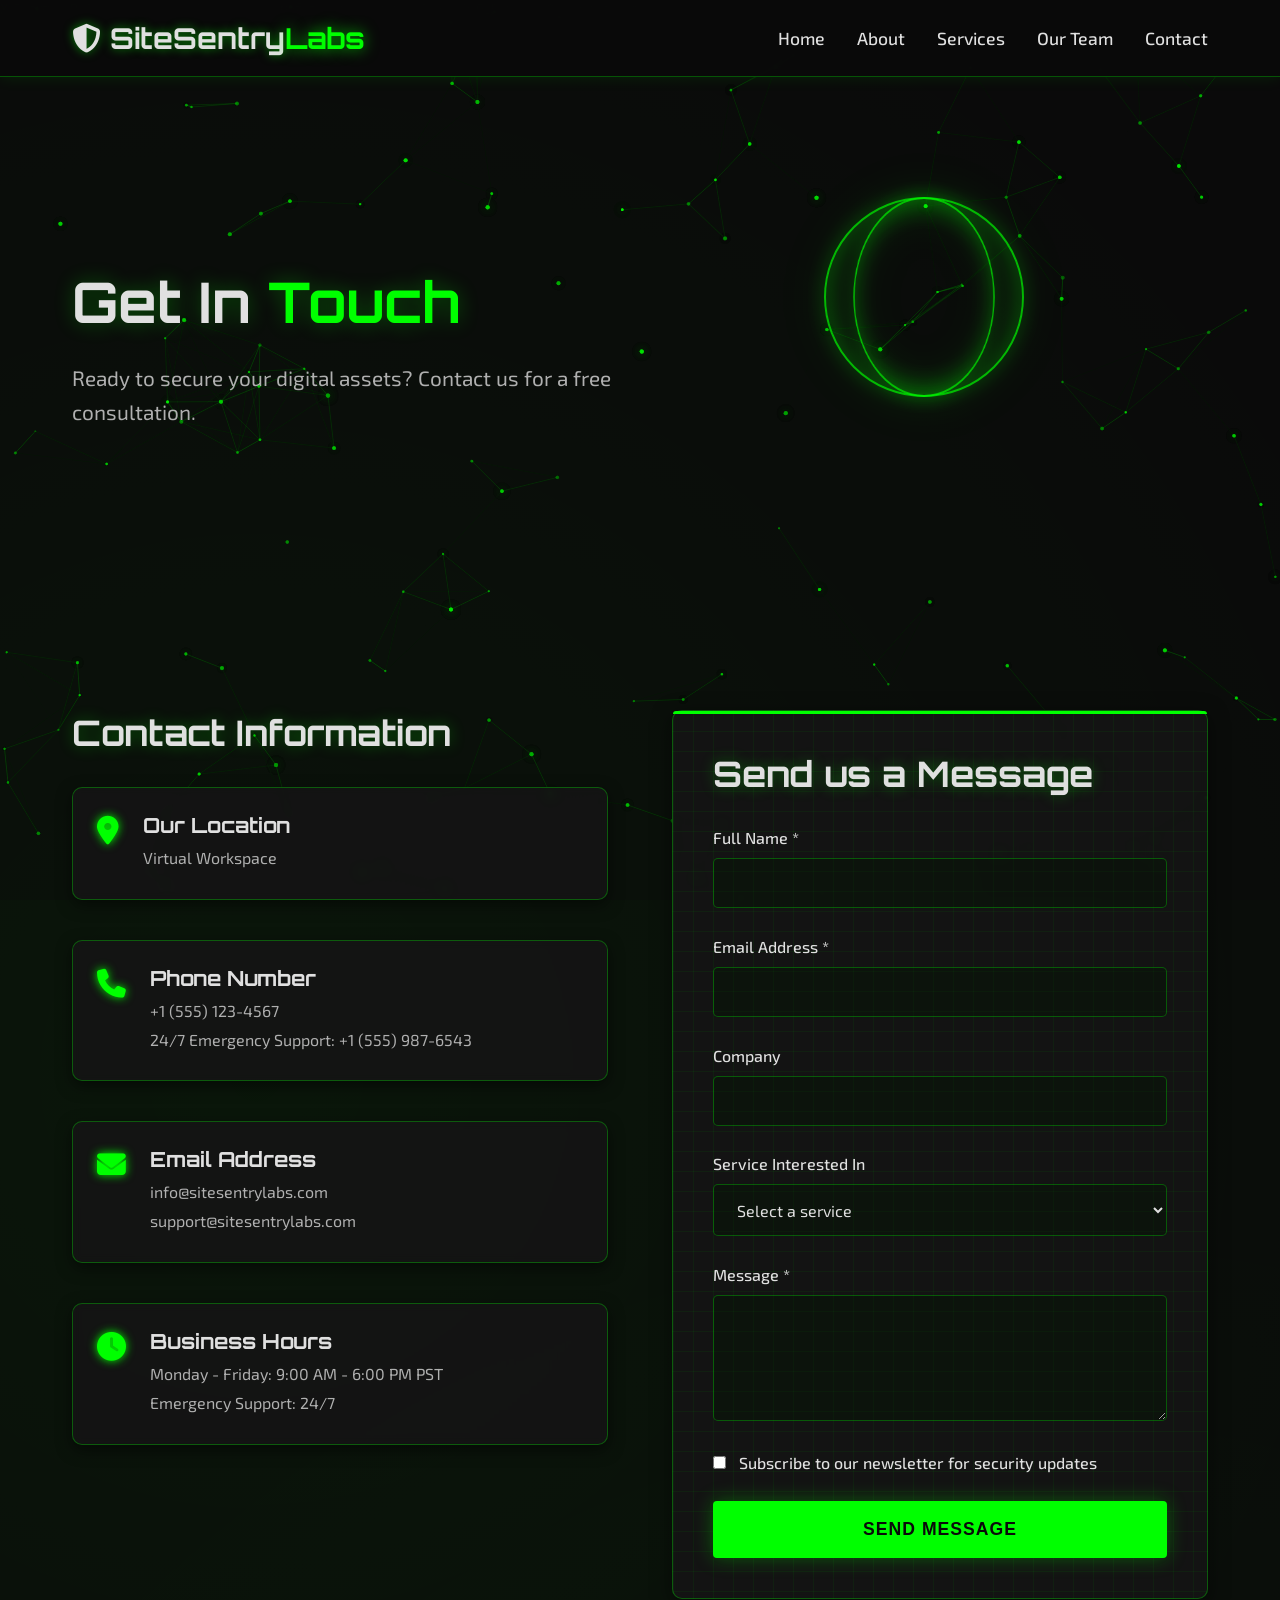
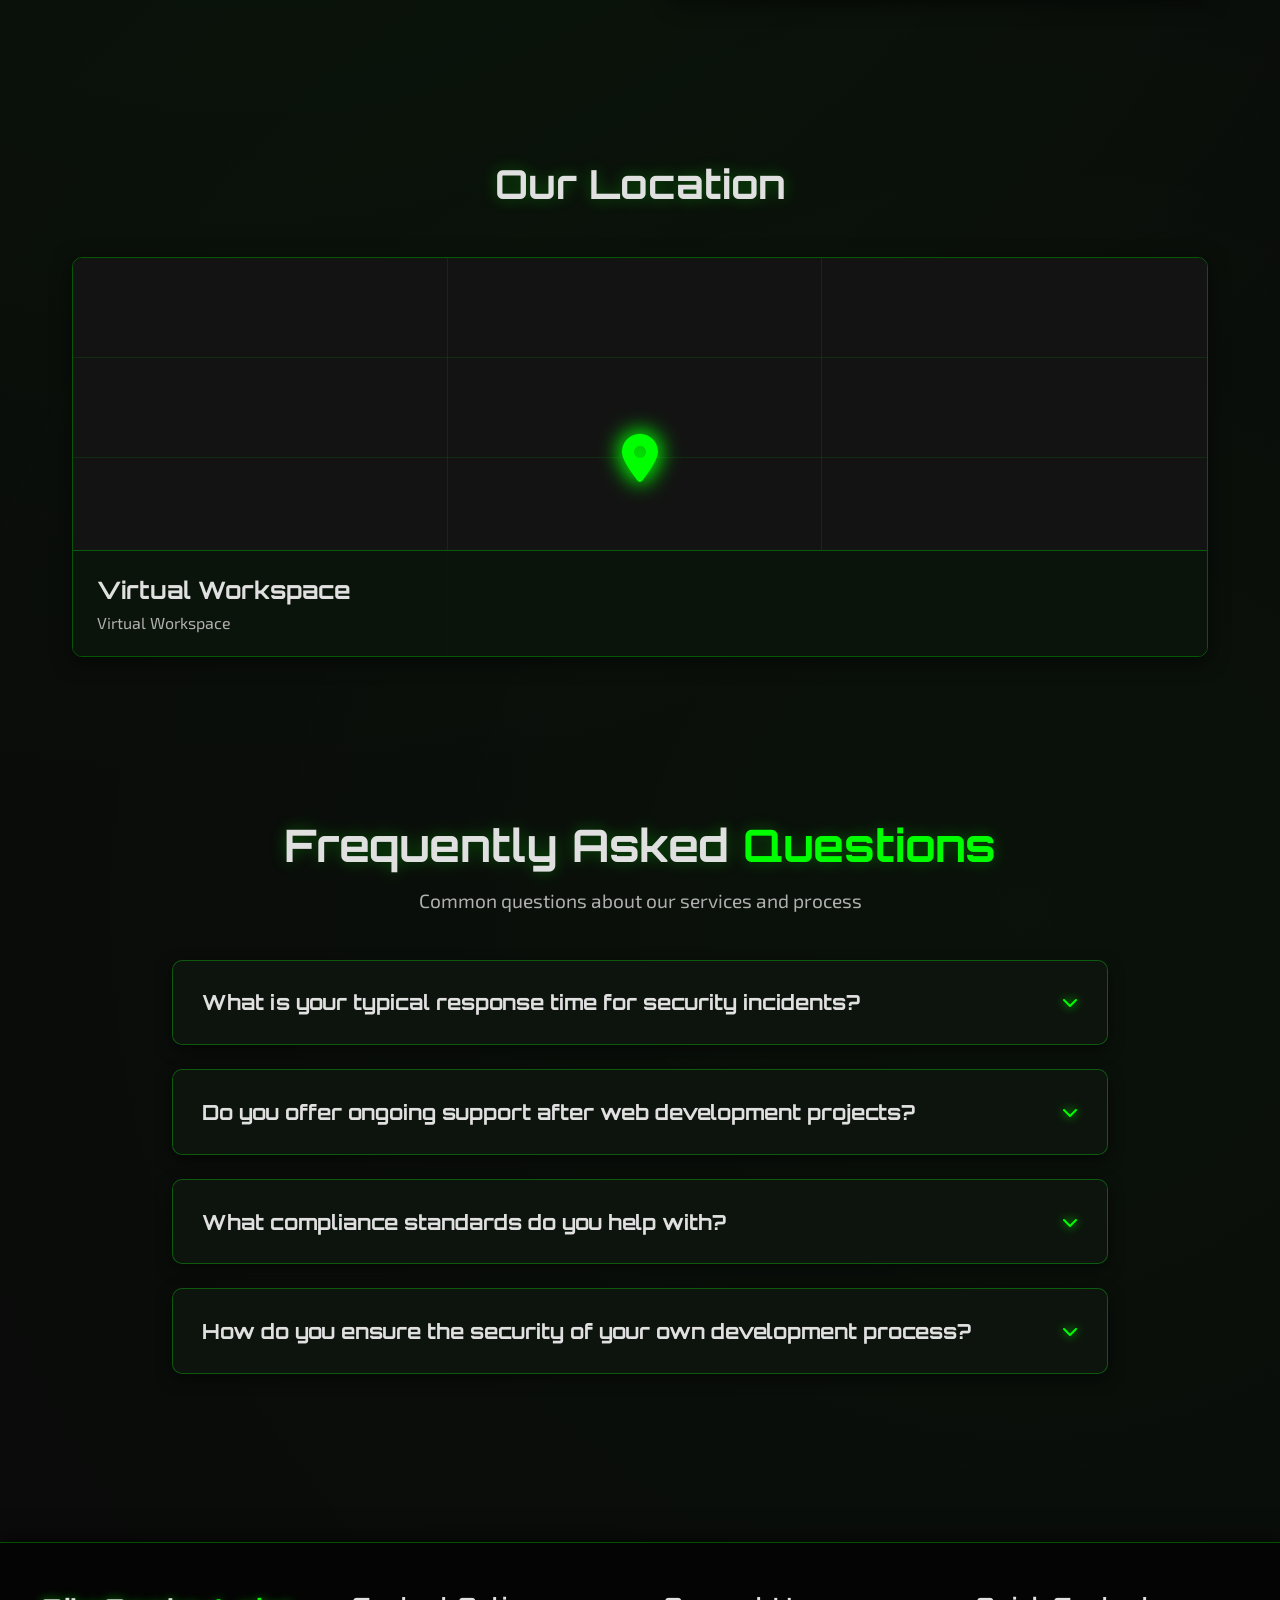
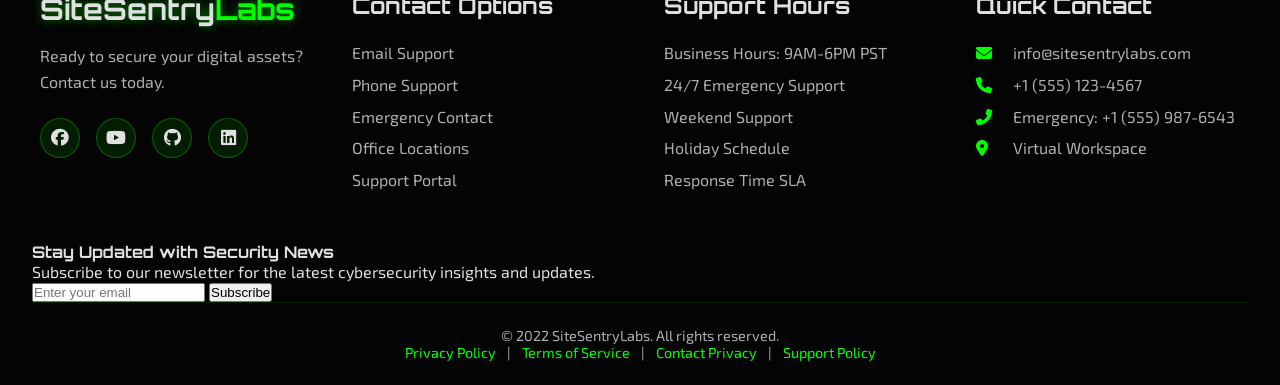
<file: contact.html>
<!DOCTYPE html>
<html lang="en">
<head>
    <meta charset="UTF-8">
    <meta name="viewport" content="width=device-width, initial-scale=1.0">
    <title>Contact Us | SiteSentryLabs</title>
    <link rel="icon" type="image/png" sizes="32x32" href="icon/SSL.png">
    <link rel="stylesheet" href="css/style.css">
    <link rel="stylesheet" href="css/contact.css">
    <link rel="stylesheet" href="https://cdnjs.cloudflare.com/ajax/libs/font-awesome/6.4.0/css/all.min.css">
    <link href="https://fonts.googleapis.com/css2?family=Orbitron:wght@400;700;900&family=Exo+2:wght@300;400;500&display=swap" rel="stylesheet">
</head>
<body>
    <!-- 3D Background Canvas -->
    <canvas id="bgCanvas"></canvas>
    
    <!-- Navigation -->
    <nav class="navbar">
        <div class="nav-container">
            <div class="logo">
                <h1><i class="fas fa-shield-alt"></i> SiteSentry<span>Labs</span></h1>
            </div>
            <div class="nav-links">
                <a href="index.html">Home</a>
                <a href="about.html">About</a>
                <a href="services.html">Services</a>
                <a href="team.html">Our Team</a>
                <a href="contact.html" class="active">Contact</a>
            </div>
            <div class="nav-toggle">
                <i class="fas fa-bars"></i>
            </div>
        </div>
    </nav>

    <!-- Contact Header -->
    <section class="contact-header">
        <div class="contact-header-content">
            <h1>Get In <span>Touch</span></h1>
            <p>Ready to secure your digital assets? Contact us for a free consultation.</p>
        </div>
        <div class="contact-header-3d">
            <div class="sphere-container">
                <div class="sphere">
                    <div class="ring"></div>
                    <div class="ring"></div>
                    <div class="ring"></div>
                </div>
            </div>
        </div>
    </section>

    <!-- Contact Section -->
    <section class="contact-section">
        <div class="contact-container">
            <div class="contact-info">
                <h2>Contact Information</h2>
                <div class="info-item">
                    <div class="info-icon">
                        <i class="fas fa-map-marker-alt"></i>
                    </div>
                    <div class="info-content">
                        <h3>Our Location</h3>
                        <p>Virtual Workspace<br></p>
                    </div>
                </div>
                <div class="info-item">
                    <div class="info-icon">
                        <i class="fas fa-phone"></i>
                    </div>
                    <div class="info-content">
                        <h3>Phone Number</h3>
                        <p>+1 (555) 123-4567</p>
                        <p>24/7 Emergency Support: +1 (555) 987-6543</p>
                    </div>
                </div>
                <div class="info-item">
                    <div class="info-icon">
                        <i class="fas fa-envelope"></i>
                    </div>
                    <div class="info-content">
                        <h3>Email Address</h3>
                        <p>info@sitesentrylabs.com</p>
                        <p>support@sitesentrylabs.com</p>
                    </div>
                </div>
                <div class="info-item">
                    <div class="info-icon">
                        <i class="fas fa-clock"></i>
                    </div>
                    <div class="info-content">
                        <h3>Business Hours</h3>
                        <p>Monday - Friday: 9:00 AM - 6:00 PM PST</p>
                        <p>Emergency Support: 24/7</p>
                    </div>
                </div>
            </div>
            
            <div class="contact-form-container">
                <h2>Send us a Message</h2>
                <form class="contact-form" id="contactForm">
                    <div class="form-group">
                        <label for="name">Full Name *</label>
                        <input type="text" id="name" name="name" required>
                    </div>
                    <div class="form-group">
                        <label for="email">Email Address *</label>
                        <input type="email" id="email" name="email" required>
                    </div>
                    <div class="form-group">
                        <label for="company">Company</label>
                        <input type="text" id="company" name="company">
                    </div>
                    <div class="form-group">
                        <label for="service">Service Interested In</label>
                        <select id="service" name="service">
                            <option value="">Select a service</option>
                            <option value="web-development">Web Development</option>
                            <option value="cybersecurity">Cybersecurity</option>
                            <option value="consultancy">Consultancy</option>
                            <option value="other">Other</option>
                        </select>
                    </div>
                    <div class="form-group">
                        <label for="message">Message *</label>
                        <textarea id="message" name="message" rows="5" required></textarea>
                    </div>
                    <div class="form-group checkbox">
                        <input type="checkbox" id="newsletter" name="newsletter">
                        <label for="newsletter">Subscribe to our newsletter for security updates</label>
                    </div>
                    <button type="submit" class="btn-primary">Send Message</button>
                </form>
            </div>
        </div>
    </section>

    <!-- Map Section -->
    <section class="map-section">
        <h2>Our Location</h2>
        <div class="map-container">
            <div class="map-placeholder">
                <div class="map-grid">
                    <div class="grid-line"></div>
                    <div class="grid-line"></div>
                    <div class="grid-line"></div>
                    <div class="grid-line"></div>
                    <div class="location-marker">
                        <i class="fas fa-map-marker-alt"></i>
                    </div>
                </div>
                <div class="map-overlay">
                    <h3>Virtual Workspace</h3>
                    <p>Virtual Workspace</p>
                </div>
            </div>
        </div>
    </section>

    <!-- FAQ Section -->
    <section class="faq-section">
        <div class="section-header">
            <h2>Frequently Asked <span>Questions</span></h2>
            <p>Common questions about our services and process</p>
        </div>
        <div class="faq-container">
            <div class="faq-item">
                <div class="faq-question">
                    <h3>What is your typical response time for security incidents?</h3>
                    <i class="fas fa-chevron-down"></i>
                </div>
                <div class="faq-answer">
                    <p>Our Security Operations Center provides 24/7 monitoring with an average response time of under 15 minutes for critical security incidents. We follow a tiered response system based on severity levels.</p>
                </div>
            </div>
            <div class="faq-item">
                <div class="faq-question">
                    <h3>Do you offer ongoing support after web development projects?</h3>
                    <i class="fas fa-chevron-down"></i>
                </div>
                <div class="faq-answer">
                    <p>Yes, we offer various maintenance and support packages. Our standard package includes security updates, performance monitoring, and 24/7 technical support. Custom packages are available based on your specific needs.</p>
                </div>
            </div>
            <div class="faq-item">
                <div class="faq-question">
                    <h3>What compliance standards do you help with?</h3>
                    <i class="fas fa-chevron-down"></i>
                </div>
                <div class="faq-answer">
                    <p>We assist with GDPR, CCPA, HIPAA, PCI DSS, ISO 27001, SOC 2, and other industry-specific compliance requirements. Our team includes legal and compliance experts to ensure comprehensive coverage.</p>
                </div>
            </div>
            <div class="faq-item">
                <div class="faq-question">
                    <h3>How do you ensure the security of your own development process?</h3>
                    <i class="fas fa-chevron-down"></i>
                </div>
                <div class="faq-answer">
                    <p>We follow a DevSecOps approach with security integrated at every stage. This includes secure coding practices, automated security testing, code reviews, and regular penetration testing of our own infrastructure and tools.</p>
                </div>
            </div>
        </div>
    </section>

    <!-- Footer -->
<footer>
    <div class="footer-grid"></div>
    <div class="footer-content">
        <div class="footer-logo">
            <h3>SiteSentry<span>Labs</span></h3>
            <p>Ready to secure your digital assets? Contact us today.</p>
            <div class="footer-social">
                <a href="https://www.facebook.com/sitesentrylabs" target="_blank">
                        <i class="fab fa-facebook"></i>
                    </a>
                    <a href="https://www.youtube.com/sitesentrylabs" target="_blank">
                        <i class="fab fa-youtube"></i>
                    </a>
                    <a href="https://www.github.com/sitesentrylabs" target="_blank">
                        <i class="fab fa-github"></i>
                    </a>
                    <a href="https://www.linkedin.com/sitesentrylabs" target="_blank">
                        <i class="fab fa-linkedin"></i>
                    </a>
            </div>
        </div>
        <div class="footer-links">
            <h4>Contact Options</h4>
            <a href="contact.html#email">Email Support</a>
            <a href="contact.html#phone">Phone Support</a>
            <a href="contact.html#emergency">Emergency Contact</a>
            <a href="contact.html#location">Office Locations</a>
            <a href="contact.html#support">Support Portal</a>
        </div>
        <div class="footer-links">
            <h4>Support Hours</h4>
            <a href="#">Business Hours: 9AM-6PM PST</a>
            <a href="#">24/7 Emergency Support</a>
            <a href="#">Weekend Support</a>
            <a href="#">Holiday Schedule</a>
            <a href="#">Response Time SLA</a>
        </div>
        <div class="footer-contact">
            <h4>Quick Contact</h4>
            <p><i class="fas fa-envelope"></i> info@sitesentrylabs.com</p>
            <p><i class="fas fa-phone"></i> +1 (555) 123-4567</p>
            <p><i class="fas fa-phone-alt"></i> Emergency: +1 (555) 987-6543</p>
            <p><i class="fas fa-map-marker-alt"></i> Virtual Workspace</p>
        </div>
    </div>
    <div class="footer-newsletter">
        <h4>Stay Updated with Security News</h4>
        <p>Subscribe to our newsletter for the latest cybersecurity insights and updates.</p>
        <form>
            <input type="email" placeholder="Enter your email" required>
            <button type="submit">Subscribe</button>
        </form>
    </div>
    <div class="footer-bottom">
        <p>&copy; 2022 SiteSentryLabs. All rights reserved.</p>
        <p>
            <a href="#">Privacy Policy</a> | 
            <a href="#">Terms of Service</a> | 
            <a href="#">Contact Privacy</a> | 
            <a href="#">Support Policy</a>
        </p>
    </div>
</footer>

    <script src="js/script.js"></script>
    <script src="js/mobile.js"></script>
    <script src="js/contact.js"></script>
</body>
</html>
</file>
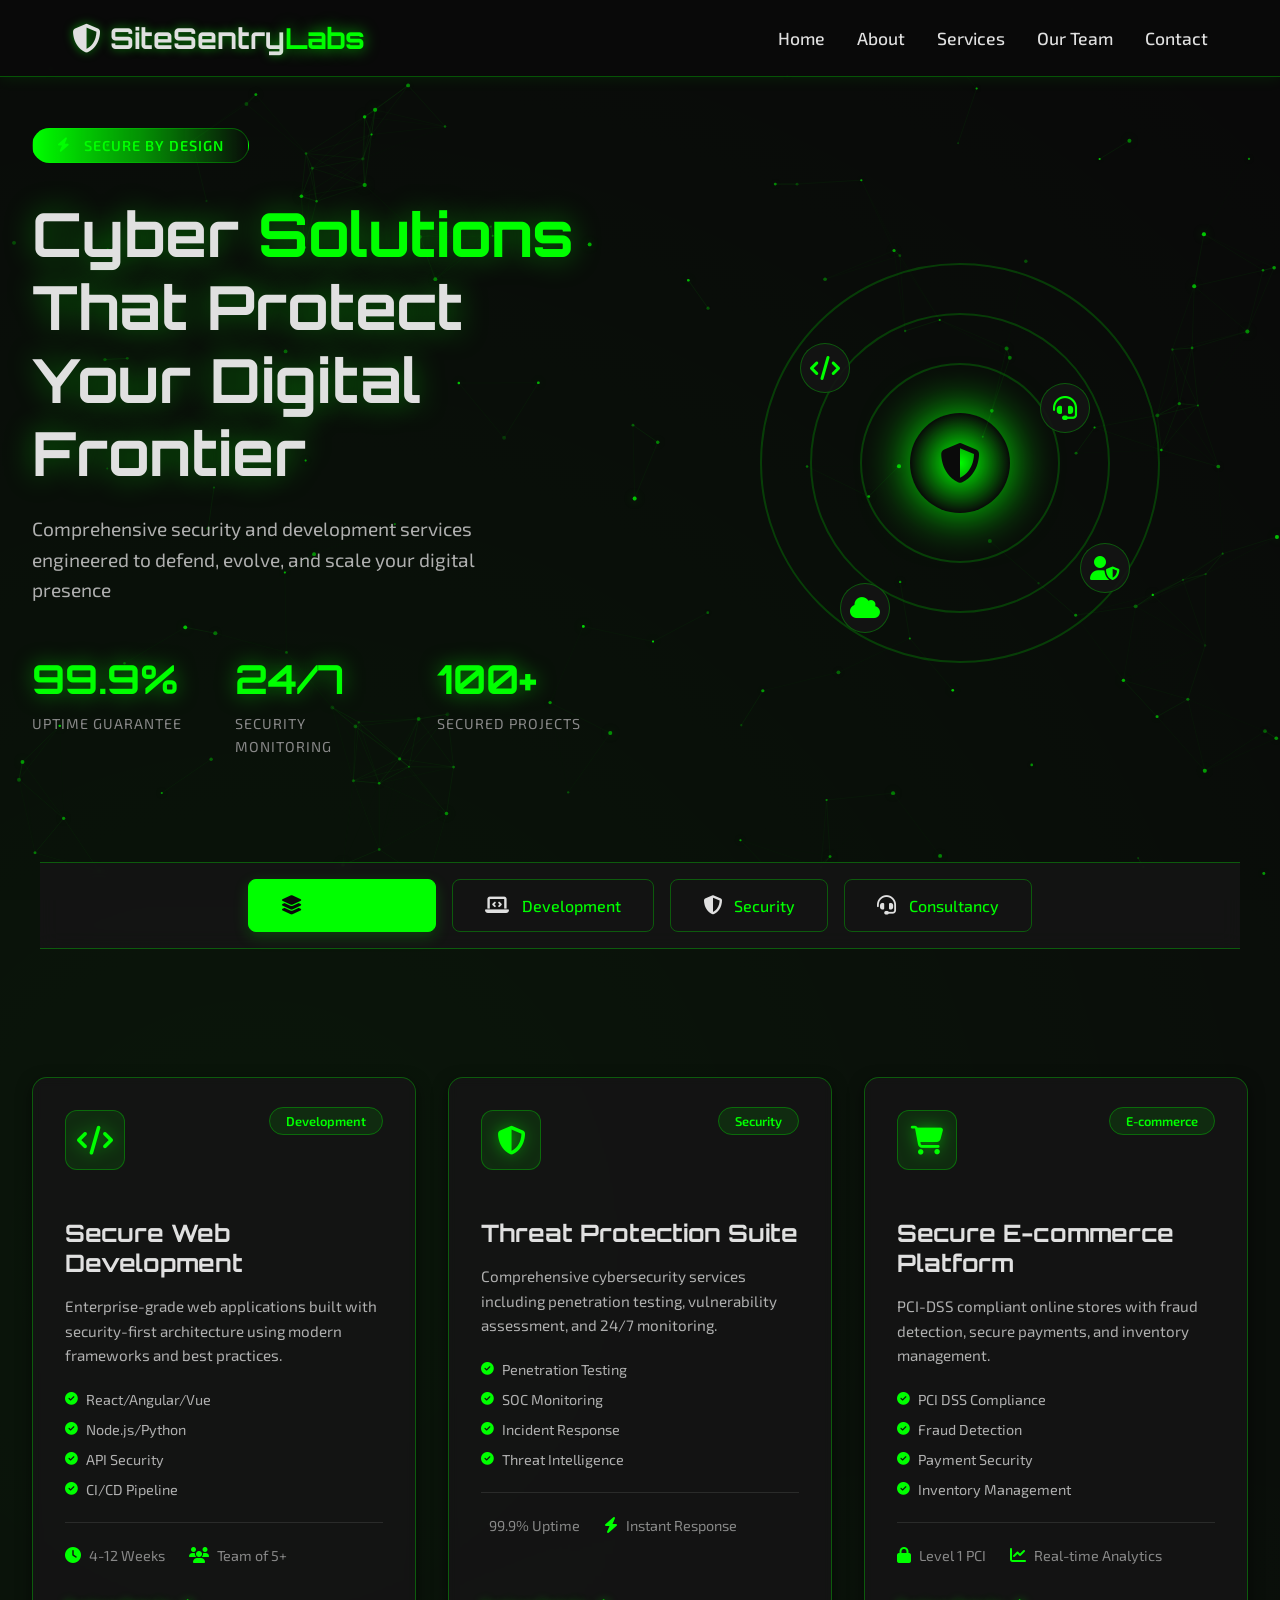
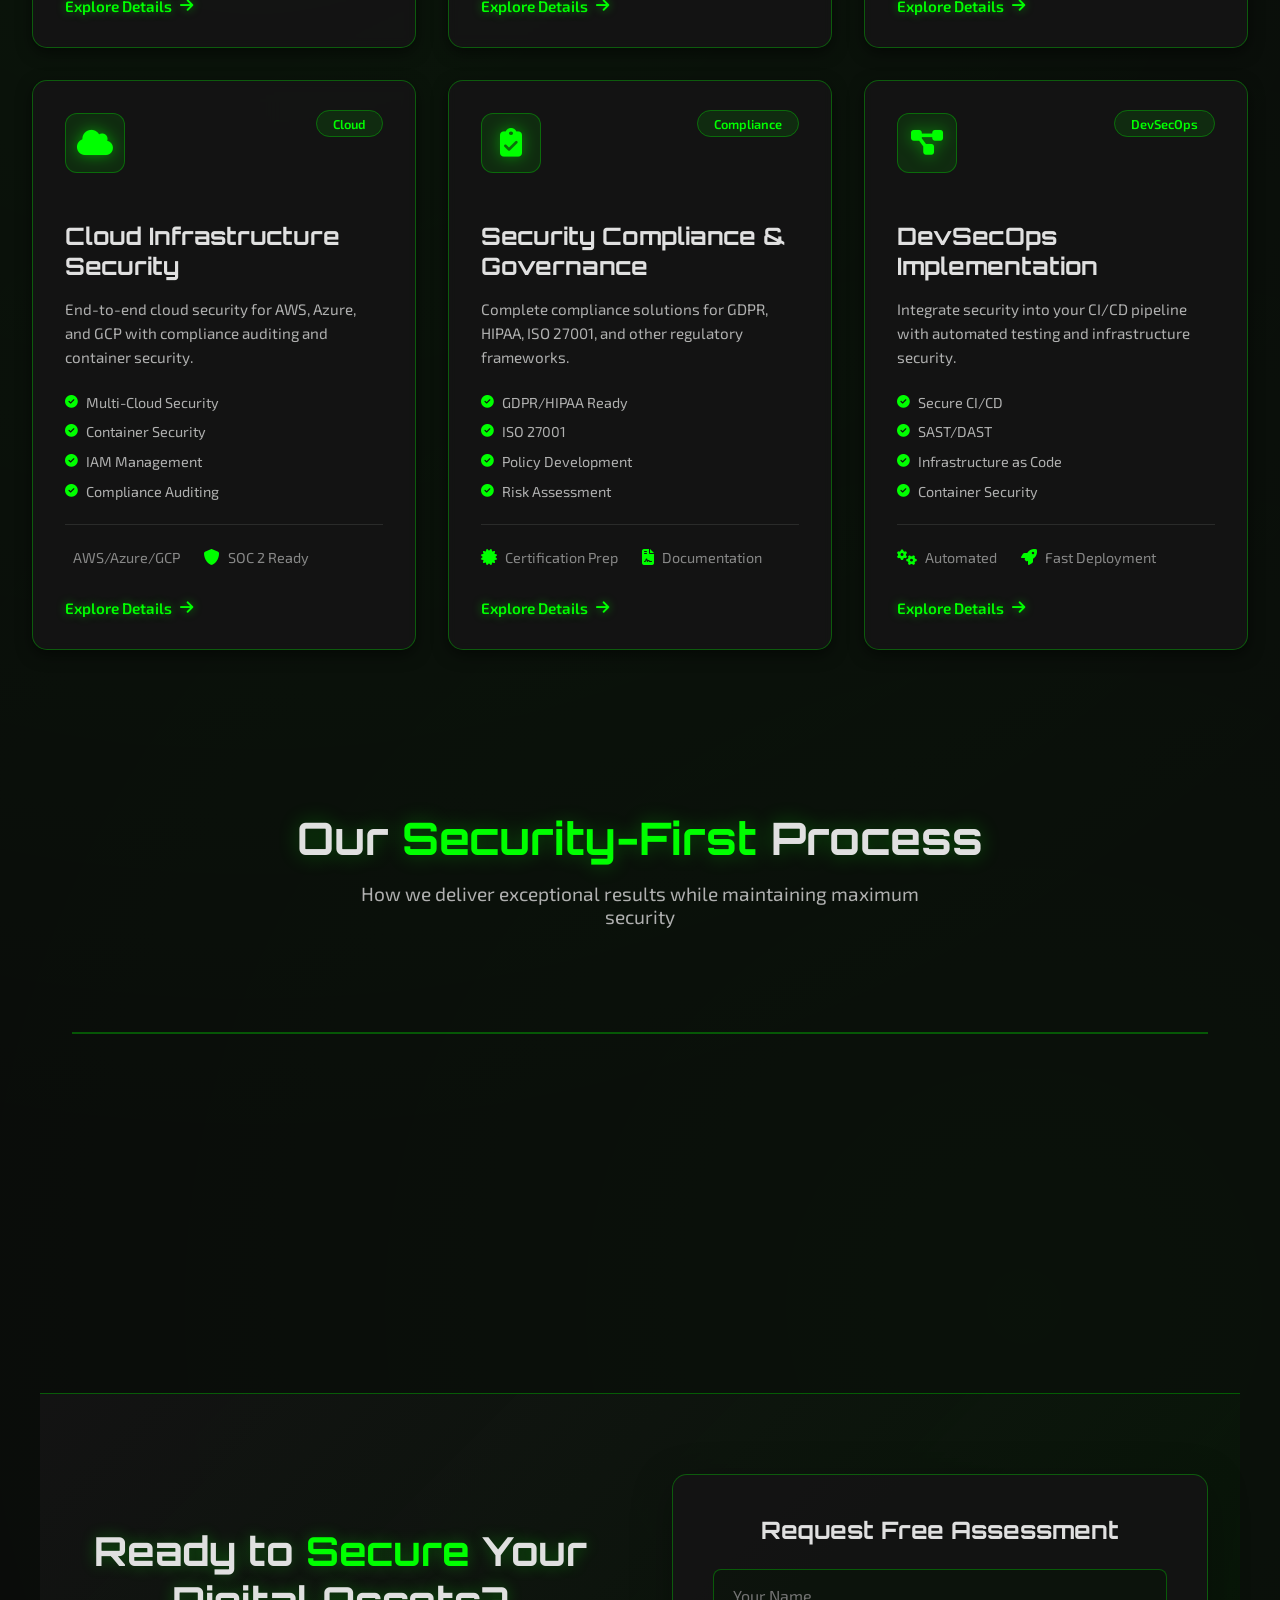
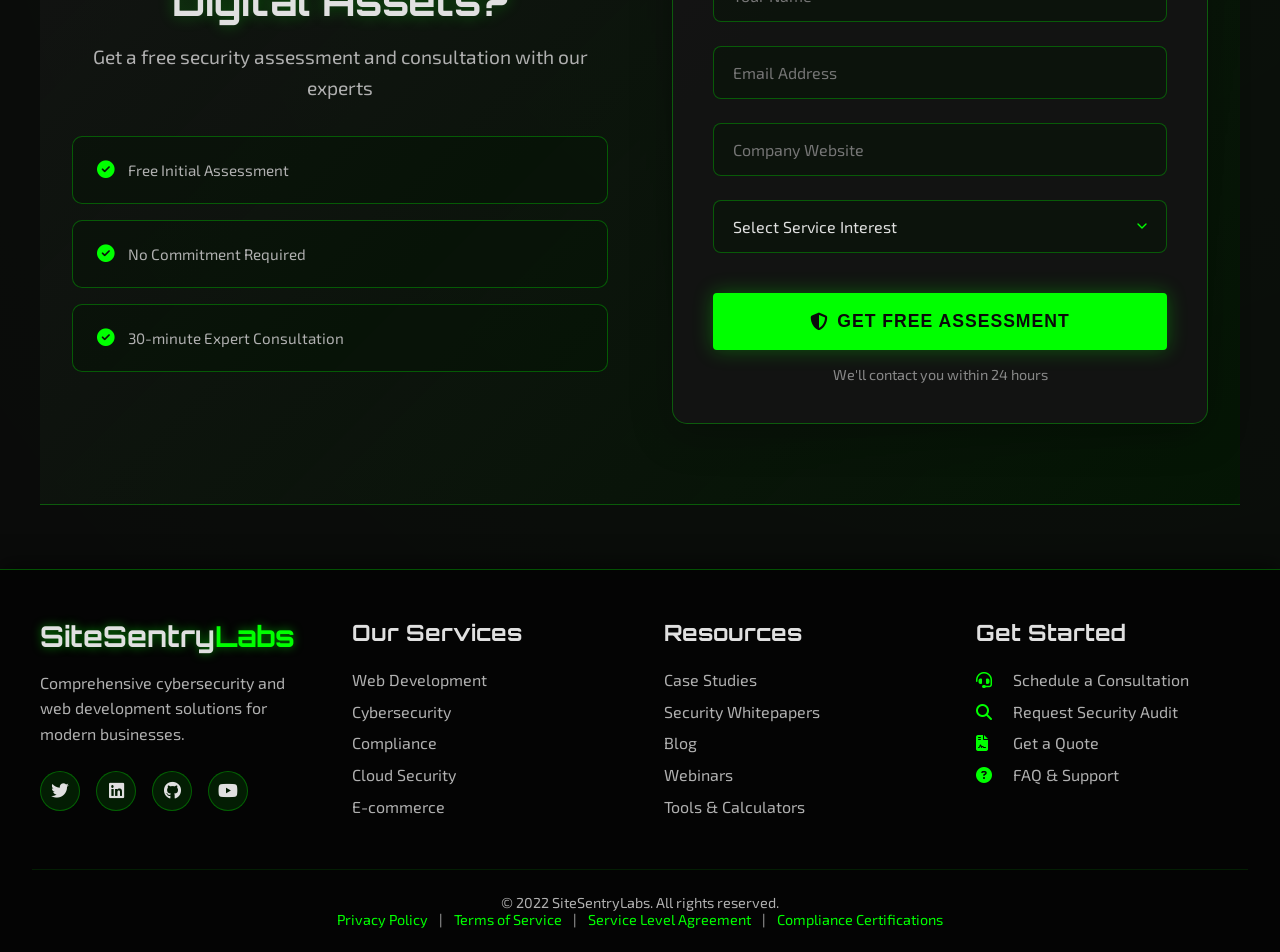
<file: services.html>
<!DOCTYPE html>
<html lang="en">
<head>
    <meta charset="UTF-8">
    <meta name="viewport" content="width=device-width, initial-scale=1.0">
    <title>Our Services | SiteSentryLabs</title>
    <link rel="icon" type="image/png" sizes="32x32" href="icon/SSL.png">
    <link rel="stylesheet" href="css/style.css">
    <link rel="stylesheet" href="css/services.css">
    <link rel="stylesheet" href="https://cdnjs.cloudflare.com/ajax/libs/font-awesome/6.4.0/css/all.min.css">
    <link href="https://fonts.googleapis.com/css2?family=Orbitron:wght@400;700;900&family=Exo+2:wght@300;400;500&display=swap" rel="stylesheet">
</head>
<body>
    <!-- 3D Background Canvas -->
    <canvas id="bgCanvas"></canvas>
    
    <!-- Navigation -->
    <nav class="navbar">
        <div class="nav-container">
            <div class="logo">
                <h1><i class="fas fa-shield-alt"></i> SiteSentry<span>Labs</span></h1>
            </div>
            <div class="nav-links">
                <a href="../index.html">Home</a>
                <a href="about.html">About</a>
                <a href="services.html" class="active">Services</a>
                <a href="team.html">Our Team</a>
                <a href="contact.html">Contact</a>
            </div>
            <div class="nav-toggle">
                <i class="fas fa-bars"></i>
            </div>
        </div>
    </nav>

    <!-- Services Header -->
    <section class="services-header">
        <div class="services-header-content">
            <div class="tech-badge">
                <span><i class="fas fa-bolt"></i> SECURE BY DESIGN</span>
            </div>
            <h1>Cyber <span>Solutions</span> That Protect Your Digital Frontier</h1>
            <p>Comprehensive security and development services engineered to defend, evolve, and scale your digital presence</p>
            
            <div class="header-stats">
                <div class="stat">
                    <h3>99.9%</h3>
                    <p>Uptime Guarantee</p>
                </div>
                <div class="stat">
                    <h3>24/7</h3>
                    <p>Security Monitoring</p>
                </div>
                <div class="stat">
                    <h3>100+</h3>
                    <p>Secured Projects</p>
                </div>
            </div>
        </div>
        
        <div class="services-header-visual">
            <div class="cyber-orb">
                <div class="orb-core">
                    <i class="fas fa-shield-alt"></i>
                </div>
                <div class="orb-ring ring-1"></div>
                <div class="orb-ring ring-2"></div>
                <div class="orb-ring ring-3"></div>
                
                <!-- Floating service icons around orb -->
                <div class="floating-icon" style="top: 20%; left: 10%;">
                    <i class="fas fa-code"></i>
                </div>
                <div class="floating-icon" style="top: 70%; left: 80%;">
                    <i class="fas fa-user-shield"></i>
                </div>
                <div class="floating-icon" style="top: 80%; left: 20%;">
                    <i class="fas fa-cloud"></i>
                </div>
                <div class="floating-icon" style="top: 30%; left: 70%;">
                    <i class="fas fa-headset"></i>
                </div>
            </div>
        </div>
    </section>

    <!-- Services Navigation -->
    <section class="services-nav">
        <div class="services-nav-container">
            <div class="service-tab active" data-category="all">
                <i class="fas fa-layer-group"></i>
                <span>All Services</span>
            </div>
            <div class="service-tab" data-category="development">
                <i class="fas fa-laptop-code"></i>
                <span>Development</span>
            </div>
            <div class="service-tab" data-category="security">
                <i class="fas fa-shield-alt"></i>
                <span>Security</span>
            </div>
            <div class="service-tab" data-category="consultancy">
                <i class="fas fa-headset"></i>
                <span>Consultancy</span>
            </div>
        </div>
    </section>

    <!-- Services Grid -->
    <section class="services-grid-section">
        <div class="services-grid">
            <!-- Web Development -->
            <div class="service-card development" data-service="web-dev">
                <div class="service-card-header">
                    <div class="service-icon">
                        <i class="fas fa-code"></i>
                    </div>
                    <div class="service-badge">
                        <span>Development</span>
                    </div>
                </div>
                <div class="service-card-content">
                    <h3>Secure Web Development</h3>
                    <p>Enterprise-grade web applications built with security-first architecture using modern frameworks and best practices.</p>
                    
                    <div class="service-features">
                        <span><i class="fas fa-check-circle"></i> React/Angular/Vue</span>
                        <span><i class="fas fa-check-circle"></i> Node.js/Python</span>
                        <span><i class="fas fa-check-circle"></i> API Security</span>
                        <span><i class="fas fa-check-circle"></i> CI/CD Pipeline</span>
                    </div>
                    
                    <div class="service-stats">
                        <div class="stat">
                            <i class="fas fa-clock"></i>
                            <span>4-12 Weeks</span>
                        </div>
                        <div class="stat">
                            <i class="fas fa-users"></i>
                            <span>Team of 5+</span>
                        </div>
                    </div>
                </div>
                <div class="service-card-footer">
                    <a href="#web-dev-details" class="service-link">
                        <span>Explore Details</span>
                        <i class="fas fa-arrow-right"></i>
                    </a>
                </div>
            </div>

            <!-- Cybersecurity -->
            <div class="service-card security" data-service="cybersecurity">
                <div class="service-card-header">
                    <div class="service-icon">
                        <i class="fas fa-shield-alt"></i>
                    </div>
                    <div class="service-badge">
                        <span>Security</span>
                    </div>
                </div>
                <div class="service-card-content">
                    <h3>Threat Protection Suite</h3>
                    <p>Comprehensive cybersecurity services including penetration testing, vulnerability assessment, and 24/7 monitoring.</p>
                    
                    <div class="service-features">
                        <span><i class="fas fa-check-circle"></i> Penetration Testing</span>
                        <span><i class="fas fa-check-circle"></i> SOC Monitoring</span>
                        <span><i class="fas fa-check-circle"></i> Incident Response</span>
                        <span><i class="fas fa-check-circle"></i> Threat Intelligence</span>
                    </div>
                    
                    <div class="service-stats">
                        <div class="stat">
                            <i class="fas fa-shield-check"></i>
                            <span>99.9% Uptime</span>
                        </div>
                        <div class="stat">
                            <i class="fas fa-bolt"></i>
                            <span>Instant Response</span>
                        </div>
                    </div>
                </div>
                <div class="service-card-footer">
                    <a href="#cybersecurity-details" class="service-link">
                        <span>Explore Details</span>
                        <i class="fas fa-arrow-right"></i>
                    </a>
                </div>
            </div>

            <!-- E-commerce Security -->
            <div class="service-card development security" data-service="ecommerce">
                <div class="service-card-header">
                    <div class="service-icon">
                        <i class="fas fa-shopping-cart"></i>
                    </div>
                    <div class="service-badge">
                        <span>E-commerce</span>
                    </div>
                </div>
                <div class="service-card-content">
                    <h3>Secure E-commerce Platform</h3>
                    <p>PCI-DSS compliant online stores with fraud detection, secure payments, and inventory management.</p>
                    
                    <div class="service-features">
                        <span><i class="fas fa-check-circle"></i> PCI DSS Compliance</span>
                        <span><i class="fas fa-check-circle"></i> Fraud Detection</span>
                        <span><i class="fas fa-check-circle"></i> Payment Security</span>
                        <span><i class="fas fa-check-circle"></i> Inventory Management</span>
                    </div>
                    
                    <div class="service-stats">
                        <div class="stat">
                            <i class="fas fa-lock"></i>
                            <span>Level 1 PCI</span>
                        </div>
                        <div class="stat">
                            <i class="fas fa-chart-line"></i>
                            <span>Real-time Analytics</span>
                        </div>
                    </div>
                </div>
                <div class="service-card-footer">
                    <a href="#ecommerce-details" class="service-link">
                        <span>Explore Details</span>
                        <i class="fas fa-arrow-right"></i>
                    </a>
                </div>
            </div>

            <!-- Cloud Security -->
            <div class="service-card security" data-service="cloud">
                <div class="service-card-header">
                    <div class="service-icon">
                        <i class="fas fa-cloud"></i>
                    </div>
                    <div class="service-badge">
                        <span>Cloud</span>
                    </div>
                </div>
                <div class="service-card-content">
                    <h3>Cloud Infrastructure Security</h3>
                    <p>End-to-end cloud security for AWS, Azure, and GCP with compliance auditing and container security.</p>
                    
                    <div class="service-features">
                        <span><i class="fas fa-check-circle"></i> Multi-Cloud Security</span>
                        <span><i class="fas fa-check-circle"></i> Container Security</span>
                        <span><i class="fas fa-check-circle"></i> IAM Management</span>
                        <span><i class="fas fa-check-circle"></i> Compliance Auditing</span>
                    </div>
                    
                    <div class="service-stats">
                        <div class="stat">
                            <i class="fas fa-cloud-check"></i>
                            <span>AWS/Azure/GCP</span>
                        </div>
                        <div class="stat">
                            <i class="fas fa-shield"></i>
                            <span>SOC 2 Ready</span>
                        </div>
                    </div>
                </div>
                <div class="service-card-footer">
                    <a href="#cloud-details" class="service-link">
                        <span>Explore Details</span>
                        <i class="fas fa-arrow-right"></i>
                    </a>
                </div>
            </div>

            <!-- Compliance -->
            <div class="service-card consultancy" data-service="compliance">
                <div class="service-card-header">
                    <div class="service-icon">
                        <i class="fas fa-clipboard-check"></i>
                    </div>
                    <div class="service-badge">
                        <span>Compliance</span>
                    </div>
                </div>
                <div class="service-card-content">
                    <h3>Security Compliance & Governance</h3>
                    <p>Complete compliance solutions for GDPR, HIPAA, ISO 27001, and other regulatory frameworks.</p>
                    
                    <div class="service-features">
                        <span><i class="fas fa-check-circle"></i> GDPR/HIPAA Ready</span>
                        <span><i class="fas fa-check-circle"></i> ISO 27001</span>
                        <span><i class="fas fa-check-circle"></i> Policy Development</span>
                        <span><i class="fas fa-check-circle"></i> Risk Assessment</span>
                    </div>
                    
                    <div class="service-stats">
                        <div class="stat">
                            <i class="fas fa-certificate"></i>
                            <span>Certification Prep</span>
                        </div>
                        <div class="stat">
                            <i class="fas fa-file-contract"></i>
                            <span>Documentation</span>
                        </div>
                    </div>
                </div>
                <div class="service-card-footer">
                    <a href="#compliance-details" class="service-link">
                        <span>Explore Details</span>
                        <i class="fas fa-arrow-right"></i>
                    </a>
                </div>
            </div>

            <!-- DevSecOps -->
            <div class="service-card development security" data-service="devsecops">
                <div class="service-card-header">
                    <div class="service-icon">
                        <i class="fas fa-project-diagram"></i>
                    </div>
                    <div class="service-badge">
                        <span>DevSecOps</span>
                    </div>
                </div>
                <div class="service-card-content">
                    <h3>DevSecOps Implementation</h3>
                    <p>Integrate security into your CI/CD pipeline with automated testing and infrastructure security.</p>
                    
                    <div class="service-features">
                        <span><i class="fas fa-check-circle"></i> Secure CI/CD</span>
                        <span><i class="fas fa-check-circle"></i> SAST/DAST</span>
                        <span><i class="fas fa-check-circle"></i> Infrastructure as Code</span>
                        <span><i class="fas fa-check-circle"></i> Container Security</span>
                    </div>
                    
                    <div class="service-stats">
                        <div class="stat">
                            <i class="fas fa-cogs"></i>
                            <span>Automated</span>
                        </div>
                        <div class="stat">
                            <i class="fas fa-rocket"></i>
                            <span>Fast Deployment</span>
                        </div>
                    </div>
                </div>
                <div class="service-card-footer">
                    <a href="#devsecops-details" class="service-link">
                        <span>Explore Details</span>
                        <i class="fas fa-arrow-right"></i>
                    </a>
                </div>
            </div>
        </div>
    </section>

    <!-- Service Details Modal -->
    <div class="service-modal" id="serviceModal">
        <div class="modal-content">
            <button class="modal-close">
                <i class="fas fa-times"></i>
            </button>
            
            <div class="modal-header">
                <div class="modal-icon">
                    <i class="fas fa-code"></i>
                </div>
                <div class="modal-title">
                    <h2>Secure Web Development</h2>
                    <div class="modal-badge">
                        <span>Development</span>
                    </div>
                </div>
            </div>
            
            <div class="modal-body">
                <div class="modal-section">
                    <h3>Service Overview</h3>
                    <p>We build enterprise-grade web applications with security embedded into every layer of the architecture. Our development process follows secure coding practices, regular security testing, and compliance with industry standards.</p>
                </div>
                
                <div class="modal-section">
                    <h3>Key Features</h3>
                    <div class="features-grid">
                        <div class="feature-item">
                            <i class="fas fa-lock"></i>
                            <h4>Secure Architecture</h4>
                            <p>Security-first design from ground up</p>
                        </div>
                        <div class="feature-item">
                            <i class="fas fa-bolt"></i>
                            <h4>Performance Optimized</h4>
                            <p>Fast loading and efficient execution</p>
                        </div>
                        <div class="feature-item">
                            <i class="fas fa-mobile-alt"></i>
                            <h4>Responsive Design</h4>
                            <p>Perfect experience on all devices</p>
                        </div>
                        <div class="feature-item">
                            <i class="fas fa-shield-alt"></i>
                            <h4>Regular Audits</h4>
                            <p>Continuous security testing</p>
                        </div>
                    </div>
                </div>
                
                <div class="modal-section">
                    <h3>Technologies</h3>
                    <div class="tech-stack">
                        <span class="tech-item">React</span>
                        <span class="tech-item">Node.js</span>
                        <span class="tech-item">Python</span>
                        <span class="tech-item">Docker</span>
                        <span class="tech-item">AWS</span>
                        <span class="tech-item">Kubernetes</span>
                    </div>
                </div>
            </div>
            
            <div class="modal-footer">
                <a href="contact.html" class="btn-primary">
                    <i class="fas fa-calendar-check"></i>
                    Schedule Consultation
                </a>
                <a href="#" class="btn-secondary">
                    <i class="fas fa-download"></i>
                    Download Brochure
                </a>
            </div>
        </div>
    </div>

    <!-- Process Section -->
    <section class="process-section">
        <div class="section-header">
            <h2>Our <span>Security-First</span> Process</h2>
            <p>How we deliver exceptional results while maintaining maximum security</p>
        </div>
        
        <div class="process-timeline">
            <div class="process-step">
                <div class="step-number">01</div>
                <div class="step-content">
                    <h3>Discovery & Assessment</h3>
                    <p>Thorough analysis of your requirements and security needs</p>
                </div>
                <div class="step-icon">
                    <i class="fas fa-search"></i>
                </div>
            </div>
            
            <div class="process-step">
                <div class="step-number">02</div>
                <div class="step-content">
                    <h3>Secure Design</h3>
                    <p>Architecture planning with security as the foundation</p>
                </div>
                <div class="step-icon">
                    <i class="fas fa-pencil-ruler"></i>
                </div>
            </div>
            
            <div class="process-step">
                <div class="step-number">03</div>
                <div class="step-content">
                    <h3>Development & Testing</h3>
                    <p>Secure coding with continuous integration and testing</p>
                </div>
                <div class="step-icon">
                    <i class="fas fa-code"></i>
                </div>
            </div>
            
            <div class="process-step">
                <div class="step-number">04</div>
                <div class="step-content">
                    <h3>Deployment & Monitoring</h3>
                    <p>Secure deployment with 24/7 monitoring and support</p>
                </div>
                <div class="step-icon">
                    <i class="fas fa-rocket"></i>
                </div>
            </div>
        </div>
    </section>

    <!-- CTA Section -->
    <section class="services-cta">
        <div class="cta-container">
            <div class="cta-content">
                <h2>Ready to <span>Secure</span> Your Digital Assets?</h2>
                <p>Get a free security assessment and consultation with our experts</p>
                
                <div class="cta-features">
                    <div class="feature">
                        <i class="fas fa-check-circle"></i>
                        <span>Free Initial Assessment</span>
                    </div>
                    <div class="feature">
                        <i class="fas fa-check-circle"></i>
                        <span>No Commitment Required</span>
                    </div>
                    <div class="feature">
                        <i class="fas fa-check-circle"></i>
                        <span>30-minute Expert Consultation</span>
                    </div>
                </div>
            </div>
            
            <div class="cta-form">
                <form id="securityAssessment">
                    <h3>Request Free Assessment</h3>
                    
                    <div class="form-group">
                        <input type="text" placeholder="Your Name" required>
                    </div>
                    
                    <div class="form-group">
                        <input type="email" placeholder="Email Address" required>
                    </div>
                    
                    <div class="form-group">
                        <input type="text" placeholder="Company Website" required>
                    </div>
                    
                    <div class="form-group">
                        <select required>
                            <option value="" disabled selected>Select Service Interest</option>
                            <option value="web-dev">Web Development</option>
                            <option value="security">Cybersecurity</option>
                            <option value="compliance">Compliance</option>
                            <option value="cloud">Cloud Security</option>
                        </select>
                    </div>
                    
                    <button type="submit" class="btn-primary">
                        <i class="fas fa-shield-alt"></i>
                        Get Free Assessment
                    </button>
                    
                    <p class="form-note">We'll contact you within 24 hours</p>
                </form>
            </div>
        </div>
    </section>

    <!-- Footer -->
    <footer>
        <div class="footer-content">
            <div class="footer-logo">
                <h3>SiteSentry<span>Labs</span></h3>
                <p>Comprehensive cybersecurity and web development solutions for modern businesses.</p>
                <div class="footer-social">
                    <a href="#" aria-label="Twitter"><i class="fab fa-twitter"></i></a>
                    <a href="#" aria-label="LinkedIn"><i class="fab fa-linkedin"></i></a>
                    <a href="#" aria-label="GitHub"><i class="fab fa-github"></i></a>
                    <a href="#" aria-label="YouTube"><i class="fab fa-youtube"></i></a>
                </div>
            </div>
            <div class="footer-links">
                <h4>Our Services</h4>
                <a href="#web-dev">Web Development</a>
                <a href="#cybersecurity">Cybersecurity</a>
                <a href="#compliance">Compliance</a>
                <a href="#cloud">Cloud Security</a>
                <a href="#ecommerce">E-commerce</a>
            </div>
            <div class="footer-links">
                <h4>Resources</h4>
                <a href="#">Case Studies</a>
                <a href="#">Security Whitepapers</a>
                <a href="#">Blog</a>
                <a href="#">Webinars</a>
                <a href="#">Tools & Calculators</a>
            </div>
            <div class="footer-contact">
                <h4>Get Started</h4>
                <p><i class="fas fa-headset"></i> Schedule a Consultation</p>
                <p><i class="fas fa-search"></i> Request Security Audit</p>
                <p><i class="fas fa-file-contract"></i> Get a Quote</p>
                <p><i class="fas fa-question-circle"></i> FAQ & Support</p>
            </div>
        </div>
        <div class="footer-bottom">
            <p>&copy; 2022 SiteSentryLabs. All rights reserved.</p>
            <p>
                <a href="#">Privacy Policy</a> | 
                <a href="#">Terms of Service</a> | 
                <a href="#">Service Level Agreement</a> | 
                <a href="#">Compliance Certifications</a>
            </p>
        </div>
    </footer>

    <script src="js/script.js"></script>
    <script src="js/services.js"></script>
    <script src="js/mobile.js"></script>
</body>
</html>
</file>
<file: css/style.css>
/* Reset & Base Styles - BLACK & GREEN THEME */
* {
    margin: 0;
    padding: 0;
    box-sizing: border-box;
}

:root {
    --primary-color: #0a0a0a; /* Pure black */
    --secondary-color: #00ff00; /* Bright green */
    --accent-color: #00cc00; /* Darker green for accents */
    --text-color: #e0e0e0;
    --card-bg: rgba(20, 20, 20, 0.9); /* Dark gray */
    --glass-bg: rgba(0, 255, 0, 0.05);
    --border-color: rgba(0, 255, 0, 0.3);
    --hover-glow: rgba(0, 255, 0, 0.2);
    --dark-green: #006600;
    --medium-green: #00aa00;
    --light-green: rgba(0, 255, 0, 0.1);
    --error-color: #ff5555;
    --success-color: #00ff88;
    --warning-color: #ffaa00;
    --info-color: #00aaff;
}

body {
    font-family: 'Exo 2', sans-serif;
    background-color: var(--primary-color);
    color: var(--text-color);
    overflow-x: hidden;
    min-height: 100vh;
    position: relative;
    background-image: 
        radial-gradient(circle at 20% 30%, rgba(0, 255, 0, 0.05) 0%, transparent 50%),
        radial-gradient(circle at 80% 70%, rgba(0, 255, 0, 0.03) 0%, transparent 50%);
}

#bgCanvas {
    position: fixed;
    top: 0;
    left: 0;
    width: 100%;
    height: 100%;
    z-index: -1;
}

/* Matrix Rain Overlay */
.matrix-rain {
    position: fixed;
    top: 0;
    left: 0;
    width: 100%;
    height: 100%;
    pointer-events: none;
    z-index: -1;
    opacity: 0.03;
    background: linear-gradient(transparent 90%, rgba(0, 255, 0, 0.1));
}

/* Typography */
h1, h2, h3, h4 {
    font-family: 'Orbitron', sans-serif;
    font-weight: 700;
}

span {
    color: var(--secondary-color);
}

/* Navigation */
.navbar {
    position: fixed;
    top: 0;
    width: 100%;
    padding: 1.2rem 0;
    background-color: rgba(10, 10, 10, 0.95);
    backdrop-filter: blur(10px);
    z-index: 1000;
    border-bottom: 1px solid var(--border-color);
    box-shadow: 0 0 15px rgba(0, 255, 0, 0.1);
}

.nav-container {
    display: flex;
    justify-content: space-between;
    align-items: center;
    max-width: 1200px;
    margin: 0 auto;
    padding: 0 2rem;
}

.logo h1 {
    font-size: 1.8rem;
    color: var(--text-color);
    text-shadow: 0 0 10px rgba(0, 255, 0, 0.5);
}

.logo span {
    color: var(--secondary-color);
    text-shadow: 0 0 15px rgba(0, 255, 0, 0.7);
}

.nav-links {
    display: flex;
    gap: 2rem;
    align-items: center;
}

.nav-links a {
    color: var(--text-color);
    text-decoration: none;
    font-weight: 500;
    font-size: 1.1rem;
    transition: all 0.3s ease;
    position: relative;
    padding: 0.5rem 0;
}

.nav-links a:hover, .nav-links a.active {
    color: var(--secondary-color);
    text-shadow: 0 0 10px rgba(0, 255, 0, 0.7);
}

.nav-links a::after {
    content: '';
    position: absolute;
    bottom: 0;
    left: 0;
    width: 0;
    height: 2px;
    background-color: var(--secondary-color);
    transition: width 0.3s ease;
    box-shadow: 0 0 8px var(--secondary-color);
}

.nav-links a:hover::after, .nav-links a.active::after {
    width: 100%;
}

.nav-links .btn-audit {
    background: var(--secondary-color);
    color: var(--primary-color);
    padding: 0.5rem 1.5rem;
    border-radius: 4px;
    margin-left: 1rem;
    transition: all 0.3s ease;
    border: 2px solid var(--secondary-color);
    font-weight: 600;
}

.nav-links .btn-audit:hover {
    background: transparent;
    color: var(--secondary-color);
    box-shadow: 0 0 15px rgba(0, 255, 0, 0.3);
}

.nav-toggle {
    display: none;
    font-size: 1.5rem;
    cursor: pointer;
    color: var(--secondary-color);
}

/* Hero Section */
.hero {
    display: flex;
    justify-content: space-between;
    align-items: center;
    min-height: 100vh;
    padding: 8rem 2rem 4rem;
    max-width: 1200px;
    margin: 0 auto;
    position: relative;
}

.hero-content {
    flex: 1;
    max-width: 600px;
    z-index: 2;
}

.hero-badge {
    display: inline-block;
    background: rgba(0, 255, 0, 0.1);
    border: 1px solid var(--secondary-color);
    padding: 0.5rem 1rem;
    border-radius: 20px;
    margin-bottom: 2rem;
    animation: pulse 2s infinite;
}

.hero-badge span {
    color: var(--secondary-color);
    font-size: 0.9rem;
    display: flex;
    align-items: center;
    gap: 0.5rem;
}

.hero-title {
    font-size: 3.5rem;
    margin-bottom: 1.5rem;
    line-height: 1.2;
    text-shadow: 0 0 20px rgba(0, 255, 0, 0.3);
}

.typewriter {
    display: inline-block;
    overflow: hidden;
    border-right: 3px solid var(--secondary-color);
    white-space: nowrap;
    animation: typing 3.5s steps(40, end), blink-caret 0.75s step-end infinite;
    text-shadow: 0 0 10px var(--secondary-color);
}

@keyframes typing {
    from { width: 0 }
    to { width: 100% }
}

@keyframes blink-caret {
    from, to { border-color: transparent }
    50% { border-color: var(--secondary-color); }
}

.hero-subtitle {
    font-size: 1.3rem;
    margin-bottom: 2.5rem;
    color: #b0b0b0;
    line-height: 1.6;
}

.hero-buttons {
    display: flex;
    gap: 1.5rem;
    margin-bottom: 2rem;
    flex-wrap: wrap;
}

.btn-primary, .btn-secondary, .btn-tertiary {
    padding: 0.9rem 2rem;
    border-radius: 4px;
    font-weight: 600;
    font-size: 1.1rem;
    text-decoration: none;
    transition: all 0.3s ease;
    display: inline-flex;
    align-items: center;
    justify-content: center;
    gap: 0.5rem;
    text-transform: uppercase;
    letter-spacing: 1px;
    cursor: pointer;
    border: 2px solid transparent;
}

.btn-primary {
    background-color: var(--secondary-color);
    color: var(--primary-color);
    border-color: var(--secondary-color);
    box-shadow: 0 0 20px rgba(0, 255, 0, 0.3);
}

.btn-primary:hover {
    background-color: transparent;
    color: var(--secondary-color);
    transform: translateY(-3px);
    box-shadow: 0 10px 25px rgba(0, 255, 0, 0.4);
}

.btn-secondary {
    background-color: transparent;
    color: var(--secondary-color);
    border-color: var(--secondary-color);
}

.btn-secondary:hover {
    background-color: var(--secondary-color);
    color: var(--primary-color);
    transform: translateY(-3px);
    box-shadow: 0 10px 25px rgba(0, 255, 0, 0.4);
}

.btn-tertiary {
    background: transparent;
    color: var(--text-color);
    border: 2px solid var(--text-color);
}

.btn-tertiary:hover {
    background: var(--text-color);
    color: var(--primary-color);
    border-color: var(--text-color);
    transform: translateY(-3px);
}

.hero-trust {
    display: flex;
    gap: 2rem;
    margin-top: 2rem;
    flex-wrap: wrap;
}

.trust-item {
    display: flex;
    align-items: center;
    gap: 0.5rem;
    color: #b0b0b0;
    font-size: 0.9rem;
}

.trust-item i {
    color: var(--secondary-color);
}

.hero-3d {
    flex: 1;
    display: flex;
    justify-content: center;
    align-items: center;
    position: relative;
    z-index: 1;
}

.cube-container {
    width: 300px;
    height: 300px;
    perspective: 1000px;
}

.cube {
    width: 100%;
    height: 100%;
    position: relative;
    transform-style: preserve-3d;
    animation: rotate 20s infinite linear;
}

.face {
    position: absolute;
    width: 100%;
    height: 100%;
    background: rgba(0, 20, 0, 0.8);
    border: 2px solid var(--secondary-color);
    display: flex;
    justify-content: center;
    align-items: center;
    font-size: 5rem;
    color: var(--secondary-color);
    backdrop-filter: blur(5px);
    box-shadow: inset 0 0 30px rgba(0, 255, 0, 0.2);
}

.front { transform: translateZ(150px); }
.back { transform: rotateY(180deg) translateZ(150px); }
.right { transform: rotateY(90deg) translateZ(150px); }
.left { transform: rotateY(-90deg) translateZ(150px); }
.top { transform: rotateX(90deg) translateZ(150px); }
.bottom { transform: rotateX(-90deg) translateZ(150px); }

@keyframes rotate {
    0% { transform: rotateX(0) rotateY(0); }
    100% { transform: rotateX(360deg) rotateY(360deg); }
}

.floating-elements {
    position: absolute;
    width: 100%;
    height: 100%;
    pointer-events: none;
}

.float-element {
    position: absolute;
    font-size: 1.5rem;
    color: rgba(0, 255, 0, 0.3);
    animation: float 6s infinite ease-in-out;
}

.float-element.el1 { top: 20%; left: 10%; animation-delay: 0s; }
.float-element.el2 { top: 60%; left: 80%; animation-delay: 1s; }
.float-element.el3 { top: 80%; left: 20%; animation-delay: 2s; }
.float-element.el4 { top: 30%; left: 70%; animation-delay: 3s; }

@keyframes float {
    0%, 100% { transform: translateY(0) rotate(0deg); }
    50% { transform: translateY(-20px) rotate(10deg); }
}

@keyframes pulse {
    0%, 100% { opacity: 1; }
    50% { opacity: 0.7; }
}

/* Trust Badges */
.trust-badges {
    padding: 2rem;
    background: var(--card-bg);
    border-top: 1px solid var(--border-color);
    border-bottom: 1px solid var(--border-color);
}

.badges-container {
    display: flex;
    justify-content: space-around;
    max-width: 1200px;
    margin: 0 auto;
    flex-wrap: wrap;
    gap: 2rem;
}

.badge {
    text-align: center;
    padding: 1rem;
    transition: all 0.3s ease;
    min-width: 150px;
}

.badge i {
    font-size: 2.5rem;
    color: var(--secondary-color);
    margin-bottom: 1rem;
    transition: all 0.3s ease;
}

.badge:hover i {
    transform: scale(1.2);
    text-shadow: 0 0 20px var(--secondary-color);
}

.badge h4 {
    font-size: 1rem;
    color: #b0b0b0;
    font-weight: 500;
}

/* Section Styling */
section {
    padding: 5rem 2rem;
    max-width: 1200px;
    margin: 0 auto;
}

.section-header {
    text-align: center;
    margin-bottom: 3rem;
}

.section-header h2 {
    font-size: 2.8rem;
    margin-bottom: 1rem;
    text-shadow: 0 0 15px rgba(0, 255, 0, 0.3);
}

.section-header p {
    font-size: 1.2rem;
    color: #b0b0b0;
    max-width: 700px;
    margin: 0 auto;
}

/* Services Overview */
.services-overview {
    padding: 5rem 2rem;
}

.services-grid {
    display: grid;
    grid-template-columns: repeat(auto-fit, minmax(350px, 1fr));
    gap: 2rem;
    margin-top: 3rem;
}

.service-card {
    background: var(--card-bg);
    border: 1px solid var(--border-color);
    border-radius: 10px;
    padding: 2.5rem 2rem;
    transition: all 0.3s ease;
    backdrop-filter: blur(5px);
    box-shadow: 0 5px 15px rgba(0, 0, 0, 0.5);
    position: relative;
    overflow: hidden;
    height: 400px;
}

.service-card-inner {
    transition: transform 0.6s ease;
    height: 100%;
    display: flex;
    flex-direction: column;
}

.service-card:hover .service-card-inner {
    transform: translateY(-100%);
}

.service-card-hover {
    position: absolute;
    top: 100%;
    left: 0;
    width: 100%;
    height: 100%;
    background: var(--card-bg);
    padding: 2rem;
    display: flex;
    flex-direction: column;
    justify-content: center;
    align-items: center;
    transition: transform 0.6s ease;
    border-top: 3px solid var(--secondary-color);
}

.service-card:hover .service-card-hover {
    transform: translateY(-100%);
}

.service-icon {
    font-size: 3rem;
    color: var(--secondary-color);
    margin-bottom: 1.5rem;
    text-shadow: 0 0 15px rgba(0, 255, 0, 0.5);
}

.service-card h3 {
    font-size: 1.8rem;
    margin-bottom: 1rem;
    color: var(--text-color);
}

.service-card p {
    color: #b0b0b0;
    line-height: 1.6;
    margin-bottom: 1.5rem;
    flex-grow: 1;
}

.service-features {
    display: flex;
    flex-direction: column;
    gap: 0.5rem;
    margin: 1.5rem 0;
}

.service-features span {
    display: flex;
    align-items: center;
    gap: 0.5rem;
    font-size: 0.9rem;
    color: #b0b0b0;
}

.service-features i {
    color: var(--secondary-color);
}

.service-link {
    color: var(--secondary-color);
    text-decoration: none;
    font-weight: 600;
    display: flex;
    align-items: center;
    gap: 0.5rem;
    transition: gap 0.3s ease;
    text-shadow: 0 0 8px rgba(0, 255, 0, 0.5);
    margin-top: auto;
}

.service-link:hover {
    gap: 1rem;
    text-shadow: 0 0 15px rgba(0, 255, 0, 0.8);
}

.services-cta {
    text-align: center;
    margin-top: 3rem;
}

/* Security Features */
.security-features {
    padding: 5rem 2rem;
    background: var(--card-bg);
    border-top: 1px solid var(--border-color);
    border-bottom: 1px solid var(--border-color);
}

.features-container {
    display: grid;
    grid-template-columns: 1fr 1fr;
    gap: 4rem;
    max-width: 1200px;
    margin: 0 auto;
    align-items: center;
}

.features-content h2 {
    font-size: 2.5rem;
    margin-bottom: 1rem;
    text-shadow: 0 0 15px rgba(0, 255, 0, 0.3);
}

.features-subtitle {
    color: #b0b0b0;
    margin-bottom: 3rem;
    font-size: 1.2rem;
}

.features-grid {
    display: grid;
    grid-template-columns: 1fr;
    gap: 2rem;
}

.feature {
    display: flex;
    gap: 1.5rem;
    align-items: flex-start;
    padding: 1.5rem;
    background: rgba(0, 20, 0, 0.3);
    border-radius: 10px;
    border: 1px solid var(--border-color);
    transition: all 0.3s ease;
}

.feature:hover {
    border-color: var(--secondary-color);
    transform: translateY(-5px);
    box-shadow: 0 10px 20px var(--hover-glow);
}

.feature-icon {
    font-size: 2rem;
    color: var(--secondary-color);
    flex-shrink: 0;
    text-shadow: 0 0 10px var(--secondary-color);
}

.feature-content h3 {
    font-size: 1.3rem;
    margin-bottom: 0.5rem;
    color: var(--text-color);
}

.feature-content p {
    color: #b0b0b0;
    line-height: 1.6;
    font-size: 0.95rem;
}

.features-visual {
    display: flex;
    justify-content: center;
    align-items: center;
}

.security-shield {
    position: relative;
    width: 300px;
    height: 300px;
    margin: 0 auto;
}

.shield-core {
    position: absolute;
    top: 50%;
    left: 50%;
    transform: translate(-50%, -50%);
    font-size: 4rem;
    color: var(--secondary-color);
    z-index: 2;
    animation: pulse 2s infinite;
    text-shadow: 0 0 20px var(--secondary-color);
}

.shield-ring {
    position: absolute;
    top: 50%;
    left: 50%;
    border: 2px solid var(--secondary-color);
    border-radius: 50%;
    transform: translate(-50%, -50%);
    opacity: 0.7;
}

.shield-ring.ring1 {
    width: 200px;
    height: 200px;
    animation: rotate 20s linear infinite;
}

.shield-ring.ring2 {
    width: 250px;
    height: 250px;
    animation: rotate 25s linear infinite reverse;
}

.shield-ring.ring3 {
    width: 300px;
    height: 300px;
    animation: rotate 30s linear infinite;
}

.threat-dots {
    position: absolute;
    width: 100%;
    height: 100%;
}

.threat-dot {
    position: absolute;
    width: 8px;
    height: 8px;
    background: var(--error-color);
    border-radius: 50%;
    animation: threatMove 3s linear infinite;
    box-shadow: 0 0 10px var(--error-color);
}

.threat-dot.dot1 { top: 10%; left: 10%; animation-delay: 0s; }
.threat-dot.dot2 { top: 20%; left: 80%; animation-delay: 0.5s; }
.threat-dot.dot3 { top: 70%; left: 20%; animation-delay: 1s; }
.threat-dot.dot4 { top: 80%; left: 70%; animation-delay: 1.5s; }
.threat-dot.dot5 { top: 50%; left: 50%; animation-delay: 2s; }

@keyframes threatMove {
    0% { transform: scale(1); opacity: 1; }
    50% { transform: scale(1.5); opacity: 0.5; }
    100% { transform: scale(1); opacity: 1; }
}

/* Case Studies */
.case-studies {
    padding: 5rem 2rem;
}

.case-studies-grid {
    display: grid;
    grid-template-columns: repeat(auto-fit, minmax(300px, 1fr));
    gap: 2rem;
    max-width: 1200px;
    margin: 3rem auto 0;
}

.case-study {
    background: var(--card-bg);
    border: 1px solid var(--border-color);
    border-radius: 10px;
    padding: 2rem;
    transition: all 0.3s ease;
    display: flex;
    flex-direction: column;
    height: 100%;
}

.case-study:hover {
    transform: translateY(-10px);
    border-color: var(--secondary-color);
    box-shadow: 0 15px 30px var(--hover-glow);
}

.case-header {
    display: flex;
    gap: 1rem;
    margin-bottom: 1.5rem;
    align-items: center;
}

.case-logo {
    font-size: 2rem;
    color: var(--secondary-color);
    background: rgba(0, 255, 0, 0.1);
    width: 60px;
    height: 60px;
    display: flex;
    align-items: center;
    justify-content: center;
    border-radius: 10px;
}

.case-info h3 {
    font-size: 1.3rem;
    margin-bottom: 0.5rem;
    color: var(--text-color);
}

.case-tag {
    background: rgba(0, 255, 0, 0.1);
    color: var(--secondary-color);
    padding: 0.3rem 0.8rem;
    border-radius: 15px;
    font-size: 0.8rem;
    display: inline-block;
}

.case-content {
    flex-grow: 1;
}

.case-content p {
    color: #b0b0b0;
    line-height: 1.6;
    margin-bottom: 1.5rem;
}

.case-stats {
    display: flex;
    gap: 2rem;
    margin: 1.5rem 0;
    justify-content: space-around;
}

.case-stats .stat {
    text-align: center;
    flex: 1;
}

.case-stats .stat h4 {
    font-size: 1.8rem;
    color: var(--secondary-color);
    margin-bottom: 0.3rem;
    text-shadow: 0 0 10px rgba(0, 255, 0, 0.5);
}

.case-stats .stat p {
    font-size: 0.9rem;
    color: #b0b0b0;
    margin: 0;
}

.case-link {
    color: var(--secondary-color);
    text-decoration: none;
    display: flex;
    align-items: center;
    gap: 0.5rem;
    font-size: 0.9rem;
    transition: gap 0.3s ease;
    margin-top: auto;
}

.case-link:hover {
    gap: 1rem;
}

/* Security Audit */
.security-audit {
    padding: 5rem 2rem;
    background: linear-gradient(135deg, var(--card-bg) 0%, rgba(0, 30, 0, 0.5) 100%);
    border-top: 1px solid var(--border-color);
    border-bottom: 1px solid var(--border-color);
}

.audit-container {
    display: grid;
    grid-template-columns: 1fr 1fr;
    gap: 4rem;
    max-width: 1200px;
    margin: 0 auto;
    align-items: center;
}

.audit-content h2 {
    font-size: 2.5rem;
    margin-bottom: 1rem;
    text-shadow: 0 0 15px rgba(0, 255, 0, 0.3);
}

.audit-subtitle {
    color: #b0b0b0;
    margin: 1rem 0 2rem;
    font-size: 1.2rem;
}

.audit-features {
    list-style: none;
    margin: 2rem 0;
}

.audit-features li {
    color: #b0b0b0;
    margin-bottom: 1rem;
    display: flex;
    align-items: center;
    gap: 1rem;
}

.audit-features i {
    color: var(--secondary-color);
    font-size: 1.2rem;
}

.audit-form {
    background: var(--card-bg);
    border: 1px solid var(--border-color);
    border-radius: 10px;
    padding: 2.5rem;
    box-shadow: 0 10px 30px rgba(0, 0, 0, 0.3);
}

.audit-form h3 {
    font-size: 1.5rem;
    margin-bottom: 1.5rem;
    text-align: center;
    color: var(--text-color);
}

.audit-form .form-group {
    margin-bottom: 1.5rem;
}

.audit-form input {
    width: 100%;
    padding: 1rem;
    background: rgba(0, 20, 0, 0.3);
    border: 1px solid var(--border-color);
    border-radius: 5px;
    color: var(--text-color);
    font-size: 1rem;
    font-family: 'Exo 2', sans-serif;
}

.audit-form input:focus {
    outline: none;
    border-color: var(--secondary-color);
    box-shadow: 0 0 0 2px rgba(0, 255, 0, 0.2);
}

.audit-form .btn-primary {
    width: 100%;
    padding: 1rem;
    font-size: 1.1rem;
    margin-top: 1rem;
}

.form-note {
    color: #b0b0b0;
    font-size: 0.9rem;
    text-align: center;
    margin-top: 1rem;
}

/* Team Preview */
.team-preview {
    padding: 5rem 2rem;
    text-align: center;
}

.team-preview-container {
    background: var(--card-bg);
    border: 1px solid var(--border-color);
    border-radius: 10px;
    padding: 3rem;
    max-width: 800px;
    margin: 0 auto;
    backdrop-filter: blur(5px);
    box-shadow: 0 5px 20px rgba(0, 0, 0, 0.5);
}

.team-stats {
    display: flex;
    justify-content: center;
    gap: 4rem;
    margin-bottom: 2.5rem;
    flex-wrap: wrap;
}

.team-stats .stat {
    text-align: center;
}

.team-stats .stat h3 {
    font-size: 3.5rem;
    color: var(--secondary-color);
    margin-bottom: 0.5rem;
    text-shadow: 0 0 20px rgba(0, 255, 0, 0.5);
}

.team-stats .stat p {
    font-size: 1.2rem;
    color: #b0b0b0;
}

.team-highlight {
    display: flex;
    justify-content: center;
    gap: 3rem;
    margin: 3rem 0;
    flex-wrap: wrap;
}

.team-member {
    text-align: center;
    padding: 1.5rem;
    background: rgba(0, 255, 0, 0.05);
    border-radius: 10px;
    border: 1px solid var(--border-color);
    transition: all 0.3s ease;
    width: 200px;
}

.team-member:hover {
    border-color: var(--secondary-color);
    transform: translateY(-5px);
    box-shadow: 0 10px 20px var(--hover-glow);
}

.member-avatar {
    font-size: 3rem;
    color: var(--secondary-color);
    margin-bottom: 1rem;
    text-shadow: 0 0 15px rgba(0, 255, 0, 0.5);
}

.member-info h4 {
    font-size: 1.2rem;
    margin-bottom: 0.5rem;
    color: var(--text-color);
}

.member-info p {
    color: #b0b0b0;
    font-size: 0.9rem;
    margin-bottom: 1rem;
}

.member-certifications {
    display: flex;
    justify-content: center;
    gap: 0.5rem;
    flex-wrap: wrap;
}

.member-certifications span {
    background: rgba(0, 255, 0, 0.1);
    color: var(--secondary-color);
    padding: 0.3rem 0.8rem;
    border-radius: 15px;
    font-size: 0.8rem;
    border: 1px solid rgba(0, 255, 0, 0.3);
}

/* Testimonials - FIXED SLIDER */
.testimonials {
    padding: 5rem 2rem;
    background: var(--card-bg);
}

.testimonials-slider {
    max-width: 800px;
    margin: 3rem auto 0;
    position: relative;
    min-height: 350px;
}

.testimonial {
    position: absolute;
    top: 0;
    left: 0;
    width: 100%;
    opacity: 0;
    visibility: hidden;
    transition: all 0.5s ease-in-out;
    transform: translateX(30px);
}

.testimonial.active {
    position: relative;
    opacity: 1;
    visibility: visible;
    transform: translateX(0);
}

.testimonial-content {
    background: rgba(0, 20, 0, 0.3);
    border: 1px solid var(--border-color);
    border-radius: 10px;
    padding: 3rem;
    position: relative;
}

.quote-icon {
    font-size: 2rem;
    color: var(--secondary-color);
    margin-bottom: 1.5rem;
    opacity: 0.5;
}

.testimonial-content p {
    color: #b0b0b0;
    font-size: 1.1rem;
    line-height: 1.8;
    font-style: italic;
    margin-bottom: 2rem;
}

.testimonial-author {
    display: flex;
    align-items: center;
    gap: 1rem;
}

.author-avatar {
    font-size: 2rem;
    color: var(--secondary-color);
    background: rgba(0, 255, 0, 0.1);
    width: 50px;
    height: 50px;
    display: flex;
    align-items: center;
    justify-content: center;
    border-radius: 50%;
}

.author-info h4 {
    font-size: 1.2rem;
    margin-bottom: 0.3rem;
    color: var(--text-color);
}

.author-info p {
    color: #b0b0b0;
    font-size: 0.9rem;
    margin: 0;
    font-style: normal;
}

.slider-controls {
    display: flex;
    justify-content: center;
    align-items: center;
    gap: 2rem;
    margin-top: 2rem;
}

.slider-prev, .slider-next {
    background: transparent;
    border: 1px solid var(--border-color);
    color: var(--text-color);
    width: 40px;
    height: 40px;
    border-radius: 50%;
    cursor: pointer;
    transition: all 0.3s ease;
    display: flex;
    align-items: center;
    justify-content: center;
    font-size: 1.2rem;
}

.slider-prev:hover, .slider-next:hover {
    border-color: var(--secondary-color);
    color: var(--secondary-color);
    transform: scale(1.1);
}

.slider-dots {
    display: flex;
    gap: 0.5rem;
}

.slider-dots .dot {
    width: 12px;
    height: 12px;
    border-radius: 50%;
    background: var(--border-color);
    cursor: pointer;
    transition: all 0.3s ease;
    border: 1px solid transparent;
}

.slider-dots .dot.active {
    background: var(--secondary-color);
    transform: scale(1.2);
    box-shadow: 0 0 10px var(--secondary-color);
    border-color: var(--secondary-color);
}

.slider-dots .dot:hover {
    background: var(--secondary-color);
    transform: scale(1.1);
}

/* Partners */
.partners {
    padding: 5rem 2rem;
}

.partners-grid {
    display: grid;
    grid-template-columns: repeat(auto-fit, minmax(150px, 1fr));
    gap: 2rem;
    max-width: 1200px;
    margin: 3rem auto 0;
}

.partner {
    text-align: center;
    padding: 2rem;
    background: var(--card-bg);
    border: 1px solid var(--border-color);
    border-radius: 10px;
    transition: all 0.3s ease;
    display: flex;
    flex-direction: column;
    align-items: center;
    justify-content: center;
    height: 150px;
}

.partner:hover {
    border-color: var(--secondary-color);
    transform: translateY(-5px);
    box-shadow: 0 10px 20px var(--hover-glow);
}

.partner i {
    font-size: 3rem;
    color: var(--secondary-color);
    margin-bottom: 1rem;
    text-shadow: 0 0 10px rgba(0, 255, 0, 0.5);
}

.partner span {
    display: block;
    color: #b0b0b0;
    font-size: 1rem;
    font-weight: 500;
}

/* Newsletter */
.newsletter {
    padding: 5rem 2rem;
    background: linear-gradient(135deg, rgba(0, 30, 0, 0.5) 0%, var(--card-bg) 100%);
    border-top: 1px solid var(--border-color);
    border-bottom: 1px solid var(--border-color);
}

.newsletter-container {
    display: grid;
    grid-template-columns: 1fr 1fr;
    gap: 4rem;
    max-width: 1200px;
    margin: 0 auto;
    align-items: center;
}

.newsletter-content h2 {
    font-size: 2.5rem;
    margin-bottom: 1rem;
    text-shadow: 0 0 15px rgba(0, 255, 0, 0.3);
}

.newsletter-content p {
    color: #b0b0b0;
    margin: 1rem 0 2rem;
    font-size: 1.2rem;
    line-height: 1.6;
}

.newsletter-features {
    display: flex;
    flex-direction: column;
    gap: 1rem;
    margin-top: 2rem;
}

.newsletter-features span {
    display: flex;
    align-items: center;
    gap: 0.8rem;
    color: #b0b0b0;
    font-size: 0.95rem;
}

.newsletter-features i {
    color: var(--secondary-color);
}

.newsletter-form .form-group {
    display: flex;
    gap: 1rem;
    margin-bottom: 1rem;
}

.newsletter-form input {
    flex: 1;
    padding: 1rem;
    background: rgba(0, 20, 0, 0.3);
    border: 1px solid var(--border-color);
    border-radius: 5px;
    color: var(--text-color);
    font-size: 1rem;
    font-family: 'Exo 2', sans-serif;
}

.newsletter-form input:focus {
    outline: none;
    border-color: var(--secondary-color);
    box-shadow: 0 0 0 2px rgba(0, 255, 0, 0.2);
}

.newsletter-form .btn-primary {
    padding: 1rem 2rem;
    white-space: nowrap;
}

/* Footer */
footer {
    background-color: rgba(5, 5, 5, 0.95);
    border-top: 1px solid var(--border-color);
    padding: 3rem 2rem 1.5rem;
    margin-top: 4rem;
    box-shadow: 0 -5px 20px rgba(0, 0, 0, 0.5);
}

.footer-content {
    display: grid;
    grid-template-columns: repeat(auto-fit, minmax(250px, 1fr));
    gap: 3rem;
    max-width: 1200px;
    margin: 0 auto 2.5rem;
}

.footer-logo h3 {
    font-size: 1.8rem;
    margin-bottom: 1rem;
    text-shadow: 0 0 10px rgba(0, 255, 0, 0.5);
}

.footer-logo p {
    color: #b0b0b0;
    line-height: 1.6;
    margin-bottom: 1.5rem;
}

.footer-social {
    display: flex;
    gap: 1rem;
    margin-top: 1.5rem;
}

.footer-social a {
    display: inline-flex;
    align-items: center;
    justify-content: center;
    width: 40px;
    height: 40px;
    background: rgba(0, 255, 0, 0.1);
    border: 1px solid var(--border-color);
    border-radius: 50%;
    color: var(--text-color);
    text-decoration: none;
    transition: all 0.3s ease;
    font-size: 1.1rem;
}

.footer-social a:hover {
    background: var(--secondary-color);
    color: var(--primary-color);
    transform: translateY(-3px);
    box-shadow: 0 5px 15px rgba(0, 255, 0, 0.3);
}

.footer-links h4, .footer-contact h4 {
    font-size: 1.4rem;
    margin-bottom: 1.5rem;
    color: var(--text-color);
}

.footer-links a, .footer-contact p {
    display: block;
    color: #b0b0b0;
    text-decoration: none;
    margin-bottom: 0.8rem;
    transition: color 0.3s ease;
    font-size: 1rem;
}

.footer-links a:hover {
    color: var(--secondary-color);
    text-shadow: 0 0 8px rgba(0, 255, 0, 0.5);
    transform: translateX(5px);
}

.footer-contact i {
    color: var(--secondary-color);
    margin-right: 0.8rem;
    width: 20px;
}

.footer-bottom {
    text-align: center;
    padding-top: 1.5rem;
    border-top: 1px solid rgba(0, 255, 0, 0.1);
    color: #b0b0b0;
    font-size: 0.9rem;
}

.footer-bottom a {
    color: var(--secondary-color);
    text-decoration: none;
    margin: 0 0.5rem;
}

.footer-bottom a:hover {
    text-decoration: underline;
}

/* Back to Top */
.back-to-top {
    position: fixed;
    bottom: 2rem;
    right: 2rem;
    width: 50px;
    height: 50px;
    background: var(--secondary-color);
    color: var(--primary-color);
    border: none;
    border-radius: 50%;
    cursor: pointer;
    display: flex;
    align-items: center;
    justify-content: center;
    font-size: 1.2rem;
    opacity: 0;
    visibility: hidden;
    transition: all 0.3s ease;
    z-index: 1000;
    box-shadow: 0 5px 15px rgba(0, 255, 0, 0.3);
}

.back-to-top.visible {
    opacity: 1;
    visibility: visible;
}

.back-to-top:hover {
    transform: translateY(-5px);
    box-shadow: 0 10px 20px rgba(0, 255, 0, 0.4);
}

/* Live Chat */
.live-chat {
    position: fixed;
    bottom: 2rem;
    left: 2rem;
    z-index: 1000;
}

.chat-toggle {
    width: 60px;
    height: 60px;
    background: var(--secondary-color);
    color: var(--primary-color);
    border-radius: 50%;
    display: flex;
    align-items: center;
    justify-content: center;
    cursor: pointer;
    font-size: 1.5rem;
    position: relative;
    box-shadow: 0 5px 15px rgba(0, 255, 0, 0.3);
    transition: all 0.3s ease;
}

.chat-toggle:hover {
    transform: scale(1.1);
    box-shadow: 0 8px 20px rgba(0, 255, 0, 0.4);
}

.chat-badge {
    position: absolute;
    top: -5px;
    right: -5px;
    background: var(--error-color);
    color: white;
    font-size: 0.7rem;
    padding: 0.2rem 0.5rem;
    border-radius: 10px;
    animation: pulse 2s infinite;
    font-weight: bold;
}

.chat-window {
    position: absolute;
    bottom: 70px;
    left: 0;
    width: 300px;
    background: var(--card-bg);
    border: 1px solid var(--border-color);
    border-radius: 10px;
    box-shadow: 0 10px 30px rgba(0, 0, 0, 0.3);
    display: none;
    overflow: hidden;
}

.chat-window.active {
    display: block;
    animation: slideUp 0.3s ease;
}

@keyframes slideUp {
    from { transform: translateY(20px); opacity: 0; }
    to { transform: translateY(0); opacity: 1; }
}

.chat-header {
    padding: 1rem;
    border-bottom: 1px solid var(--border-color);
    display: flex;
    justify-content: space-between;
    align-items: center;
    background: rgba(0, 20, 0, 0.3);
}

.chat-header h4 {
    margin: 0;
    color: var(--secondary-color);
    font-size: 1.1rem;
}

.chat-close {
    background: transparent;
    border: none;
    color: var(--text-color);
    cursor: pointer;
    font-size: 1rem;
    transition: color 0.3s ease;
}

.chat-close:hover {
    color: var(--secondary-color);
}

.chat-body {
    padding: 1rem;
    height: 200px;
    overflow-y: auto;
    display: flex;
    flex-direction: column;
    gap: 0.8rem;
}

.chat-message {
    padding: 0.8rem;
    border-radius: 10px;
    max-width: 80%;
    word-wrap: break-word;
}

.chat-message.bot {
    background: rgba(0, 255, 0, 0.1);
    border: 1px solid rgba(0, 255, 0, 0.2);
    align-self: flex-start;
}

.chat-message.user {
    background: rgba(0, 100, 255, 0.1);
    border: 1px solid rgba(0, 100, 255, 0.2);
    align-self: flex-end;
}

.chat-message p {
    margin: 0;
    color: var(--text-color);
    font-size: 0.9rem;
    line-height: 1.4;
}

.chat-input {
    padding: 1rem;
    border-top: 1px solid var(--border-color);
    display: flex;
    gap: 0.5rem;
    background: rgba(0, 20, 0, 0.3);
}

.chat-input input {
    flex: 1;
    padding: 0.8rem;
    background: rgba(0, 20, 0, 0.5);
    border: 1px solid var(--border-color);
    border-radius: 5px;
    color: var(--text-color);
    font-size: 0.9rem;
    font-family: 'Exo 2', sans-serif;
}

.chat-input input:focus {
    outline: none;
    border-color: var(--secondary-color);
}

.chat-input button {
    background: var(--secondary-color);
    color: var(--primary-color);
    border: none;
    border-radius: 5px;
    padding: 0.8rem 1rem;
    cursor: pointer;
    transition: all 0.3s ease;
    font-size: 1rem;
}

.chat-input button:hover {
    background: var(--accent-color);
    transform: scale(1.05);
}

/* Responsive Design */
@media (max-width: 1200px) {
    .hero-title {
        font-size: 3rem;
    }
    
    .section-header h2 {
        font-size: 2.5rem;
    }
    
    .features-container,
    .audit-container,
    .newsletter-container {
        grid-template-columns: 1fr;
        gap: 3rem;
    }
}

@media (max-width: 992px) {
    .hero {
        flex-direction: column;
        text-align: center;
        padding-top: 10rem;
    }
    
    .hero-content {
        margin-bottom: 4rem;
    }
    
    .hero-title {
        font-size: 2.8rem;
    }
    
    .hero-buttons {
        justify-content: center;
    }
    
    .nav-links .btn-audit {
        display: none;
    }
    
    .hero-trust {
        justify-content: center;
    }
    
    .cube-container {
        width: 250px;
        height: 250px;
    }
    
    .face {
        font-size: 4rem;
    }
    
    .front { transform: translateZ(125px); }
    .back { transform: rotateY(180deg) translateZ(125px); }
    .right { transform: rotateY(90deg) translateZ(125px); }
    .left { transform: rotateY(-90deg) translateZ(125px); }
    .top { transform: rotateX(90deg) translateZ(125px); }
    .bottom { transform: rotateX(-90deg) translateZ(125px); }
}

@media (max-width: 768px) {
    .nav-links {
        display: none;
        position: absolute;
        top: 100%;
        left: 0;
        width: 100%;
        background: rgba(10, 10, 10, 0.95);
        flex-direction: column;
        padding: 2rem;
        gap: 1.5rem;
        border-top: 1px solid var(--border-color);
    }
    
    .nav-links.active {
        display: flex;
    }
    
    .nav-toggle {
        display: block;
    }
    
    .hero-title {
        font-size: 2.2rem;
    }
    
    .hero-subtitle {
        font-size: 1.1rem;
    }
    
    .hero-buttons {
        flex-direction: column;
        align-items: center;
    }
    
    .hero-buttons .btn-primary,
    .hero-buttons .btn-secondary,
    .hero-buttons .btn-tertiary {
        width: 100%;
        max-width: 300px;
    }
    
    .section-header h2 {
        font-size: 2.2rem;
    }
    
    .team-stats {
        flex-direction: column;
        gap: 2rem;
    }
    
    .services-grid {
        grid-template-columns: 1fr;
    }
    
    .case-studies-grid {
        grid-template-columns: 1fr;
    }
    
    .team-highlight {
        flex-direction: column;
        align-items: center;
    }
    
    .newsletter-form .form-group {
        flex-direction: column;
    }
    
    .newsletter-form .btn-primary {
        width: 100%;
    }
    
    .testimonial-content {
        padding: 2rem;
    }
    
    .chat-window {
        width: 280px;
    }
}

@media (max-width: 480px) {
    .hero-title {
        font-size: 2rem;
    }
    
    .hero-badge {
        font-size: 0.8rem;
    }
    
    .badges-container {
        flex-direction: column;
        align-items: center;
    }
    
    .service-card {
        padding: 1.5rem;
    }
    
    .audit-form {
        padding: 1.5rem;
    }
    
    .footer-content {
        grid-template-columns: 1fr;
        text-align: center;
    }
    
    .footer-social {
        justify-content: center;
    }
    
    .live-chat {
        left: 1rem;
        bottom: 1rem;
    }
    
    .back-to-top {
        right: 1rem;
        bottom: 1rem;
        width: 40px;
        height: 40px;
        font-size: 1rem;
    }
}

/* Scrollbar Styling */
::-webkit-scrollbar {
    width: 10px;
}

::-webkit-scrollbar-track {
    background: var(--primary-color);
}

::-webkit-scrollbar-thumb {
    background: var(--secondary-color);
    border-radius: 5px;
}

::-webkit-scrollbar-thumb:hover {
    background: var(--accent-color);
}

/* Selection Styling */
::selection {
    background-color: var(--secondary-color);
    color: var(--primary-color);
}

/* Focus Styles for Accessibility */
:focus {
    outline: 2px solid var(--secondary-color);
    outline-offset: 2px;
}

/* Loading Animations */
.loading-spinner {
    display: inline-block;
    width: 20px;
    height: 20px;
    border: 3px solid rgba(0, 255, 0, 0.3);
    border-radius: 50%;
    border-top-color: var(--secondary-color);
    animation: spin 1s ease-in-out infinite;
}

@keyframes spin {
    to { transform: rotate(360deg); }
}

/* Form Validation Styles */
.form-error {
    color: var(--error-color);
    font-size: 0.8rem;
    margin-top: 0.5rem;
    display: none;
}

.form-error.show {
    display: block;
}

input.error, textarea.error {
    border-color: var(--error-color) !important;
}

input.success, textarea.success {
    border-color: var(--success-color) !important;
}

/* Animation Classes */
.animate-on-scroll {
    opacity: 0;
    transform: translateY(30px);
    transition: opacity 0.6s ease, transform 0.6s ease;
}

.animate-on-scroll.visible {
    opacity: 1;
    transform: translateY(0);
}

/* Print Styles */
@media print {
    .navbar, .back-to-top, .live-chat, .hero-3d {
        display: none !important;
    }
    
    body {
        color: #000;
        background: #fff;
    }
    
    a {
        color: #000;
        text-decoration: underline;
    }
}
</file>
<file: css/about.css>
/* About Page Specific Styles - BLACK & GREEN THEME */

/* About Hero */
.about-hero {
    min-height: 80vh;
    display: flex;
    align-items: center;
    justify-content: space-between;
    padding: 8rem 2rem 4rem;
    max-width: 1200px;
    margin: 0 auto;
    position: relative;
}

.about-hero::before {
    content: '';
    position: absolute;
    top: 0;
    left: 0;
    right: 0;
    bottom: 0;
    background: 
        radial-gradient(circle at 20% 50%, rgba(0, 255, 0, 0.05) 0%, transparent 50%),
        radial-gradient(circle at 80% 20%, rgba(0, 255, 0, 0.03) 0%, transparent 50%);
    pointer-events: none;
}

.about-hero-content {
    flex: 1;
    max-width: 600px;
    z-index: 1;
}

.about-hero-content h1 {
    font-size: 3.5rem;
    margin-bottom: 1.5rem;
    line-height: 1.2;
    text-shadow: 0 0 20px rgba(0, 255, 0, 0.3);
}

.hero-subtitle {
    font-size: 1.3rem;
    color: #b0b0b0;
    line-height: 1.6;
    margin-bottom: 2.5rem;
}

.hero-stats {
    display: flex;
    gap: 3rem;
    margin-top: 3rem;
}

.hero-stats .stat {
    text-align: center;
    padding: 1rem;
    background: rgba(0, 20, 0, 0.3);
    border-radius: 10px;
    border: 1px solid rgba(0, 255, 0, 0.2);
    transition: all 0.3s ease;
    min-width: 120px;
}

.hero-stats .stat:hover {
    border-color: var(--secondary-color);
    transform: translateY(-5px);
    box-shadow: 0 10px 20px var(--hover-glow);
}

.hero-stats .stat h3 {
    font-size: 2.5rem;
    color: var(--secondary-color);
    margin-bottom: 0.5rem;
    text-shadow: 0 0 15px rgba(0, 255, 0, 0.5);
}

.hero-stats .stat p {
    color: #b0b0b0;
    font-size: 1rem;
}

.about-hero-3d {
    flex: 1;
    display: flex;
    justify-content: center;
    align-items: center;
    z-index: 1;
}

.hexagon-container {
    width: 300px;
    height: 300px;
    perspective: 1000px;
}

.hexagon {
    width: 200px;
    height: 200px;
    position: relative;
    transform-style: preserve-3d;
    animation: rotateHexagon 20s infinite linear;
    margin: 0 auto;
    filter: drop-shadow(0 0 20px rgba(0, 255, 0, 0.3));
}

.hex-top, .hex-middle, .hex-bottom {
    position: absolute;
    width: 200px;
    height: 115.47px;
    background: rgba(0, 30, 0, 0.3);
    border: 2px solid rgba(0, 255, 0, 0.6);
    box-shadow: inset 0 0 30px rgba(0, 255, 0, 0.2);
}

.hex-top:before, .hex-top:after,
.hex-middle:before, .hex-middle:after,
.hex-bottom:before, .hex-bottom:after {
    content: "";
    position: absolute;
    width: 0;
    border-left: 100px solid transparent;
    border-right: 100px solid transparent;
}

.hex-top {
    transform: rotateZ(60deg) rotateX(90deg) translateZ(50px);
}

.hex-middle {
    transform: rotateX(90deg) translateZ(50px);
}

.hex-bottom {
    transform: rotateZ(-60deg) rotateX(90deg) translateZ(50px);
}

@keyframes rotateHexagon {
    0% { transform: rotateX(0) rotateY(0); }
    100% { transform: rotateX(360deg) rotateY(360deg); }
}

/* Our Story Section */
.our-story {
    padding: 5rem 2rem;
    max-width: 1200px;
    margin: 0 auto;
}

.story-timeline {
    position: relative;
    max-width: 800px;
    margin: 4rem auto 0;
    padding-left: 2rem;
}

.story-timeline::before {
    content: '';
    position: absolute;
    left: 30px;
    top: 0;
    bottom: 0;
    width: 4px;
    background: linear-gradient(to bottom, var(--secondary-color), #00aa00);
    border-radius: 2px;
    box-shadow: 0 0 10px var(--secondary-color);
}

.timeline-item {
    position: relative;
    margin-bottom: 3rem;
    padding-left: 3rem;
}

.timeline-year {
    position: absolute;
    left: -70px;
    top: 0;
    background: var(--secondary-color);
    color: var(--primary-color);
    padding: 0.5rem 1rem;
    border-radius: 20px;
    font-weight: 700;
    font-size: 1.1rem;
    min-width: 80px;
    text-align: center;
    box-shadow: 0 0 15px rgba(0, 255, 0, 0.5);
}

.timeline-content {
    background: var(--card-bg);
    border: 1px solid var(--border-color);
    border-radius: 10px;
    padding: 2rem;
    backdrop-filter: blur(5px);
    transition: all 0.3s ease;
    box-shadow: 0 5px 15px rgba(0, 0, 0, 0.5);
}

.timeline-content:hover {
    border-color: var(--secondary-color);
    transform: translateY(-5px);
    box-shadow: 0 10px 25px var(--hover-glow);
}

.timeline-content h3 {
    font-size: 1.5rem;
    margin-bottom: 1rem;
    color: var(--secondary-color);
    text-shadow: 0 0 10px rgba(0, 255, 0, 0.5);
}

.timeline-content p {
    color: #b0b0b0;
    line-height: 1.6;
}

.timeline-item::before {
    content: '';
    position: absolute;
    left: 22px;
    top: 10px;
    width: 16px;
    height: 16px;
    background: var(--secondary-color);
    border-radius: 50%;
    z-index: 1;
    border: 3px solid var(--primary-color);
    box-shadow: 0 0 10px var(--secondary-color);
}

/* Mission & Vision */
.mission-vision {
    padding: 5rem 2rem;
    background: var(--card-bg);
    border-top: 1px solid var(--border-color);
    border-bottom: 1px solid var(--border-color);
    position: relative;
}

.mission-vision::before {
    content: '';
    position: absolute;
    top: 0;
    left: 0;
    right: 0;
    height: 1px;
    background: linear-gradient(90deg, transparent, var(--secondary-color), transparent);
}

.mission-vision-container {
    display: grid;
    grid-template-columns: repeat(auto-fit, minmax(350px, 1fr));
    gap: 3rem;
    max-width: 1200px;
    margin: 0 auto;
}

.mission-card, .vision-card {
    background: rgba(10, 20, 10, 0.8);
    border: 1px solid var(--border-color);
    border-radius: 10px;
    padding: 2.5rem;
    backdrop-filter: blur(5px);
    transition: all 0.3s ease;
    box-shadow: 0 5px 15px rgba(0, 0, 0, 0.5);
    position: relative;
    overflow: hidden;
}

.mission-card::before, .vision-card::before {
    content: '';
    position: absolute;
    top: 0;
    left: 0;
    right: 0;
    height: 3px;
    background: var(--secondary-color);
    transform: scaleX(0);
    transition: transform 0.3s ease;
}

.mission-card:hover::before, .vision-card:hover::before {
    transform: scaleX(1);
}

.mission-card:hover, .vision-card:hover {
    border-color: var(--secondary-color);
    transform: translateY(-10px);
    box-shadow: 0 15px 30px var(--hover-glow);
}

.mission-card {
    border-left: 4px solid var(--secondary-color);
}

.vision-card {
    border-left: 4px solid #00aa00;
}

.card-icon {
    font-size: 2.5rem;
    margin-bottom: 1.5rem;
    text-shadow: 0 0 15px rgba(0, 255, 0, 0.5);
}

.mission-card .card-icon {
    color: var(--secondary-color);
}

.vision-card .card-icon {
    color: #00aa00;
}

.mission-card h3, .vision-card h3 {
    font-size: 1.8rem;
    margin-bottom: 1.5rem;
    color: var(--text-color);
}

.mission-card p, .vision-card p {
    color: #b0b0b0;
    line-height: 1.6;
    margin-bottom: 1.5rem;
}

.mission-points, .vision-points {
    list-style-type: none;
    margin-top: 1.5rem;
}

.mission-points li, .vision-points li {
    color: #b0b0b0;
    margin-bottom: 0.8rem;
    padding-left: 0;
    display: flex;
    align-items: flex-start;
    gap: 0.8rem;
    transition: all 0.3s ease;
}

.mission-points li:hover, .vision-points li:hover {
    color: var(--secondary-color);
    transform: translateX(5px);
}

.mission-points i {
    color: var(--secondary-color);
    flex-shrink: 0;
    margin-top: 0.2rem;
    text-shadow: 0 0 10px var(--secondary-color);
}

.vision-points i {
    color: #00aa00;
    flex-shrink: 0;
    margin-top: 0.2rem;
    text-shadow: 0 0 10px #00aa00;
}

/* Our Values */
.our-values {
    padding: 5rem 2rem;
    max-width: 1200px;
    margin: 0 auto;
}

.values-container {
    display: grid;
    grid-template-columns: repeat(auto-fit, minmax(300px, 1fr));
    gap: 2.5rem;
    margin-top: 3rem;
}

.value-card {
    background: var(--card-bg);
    border: 1px solid var(--border-color);
    border-radius: 10px;
    padding: 2rem;
    text-align: center;
    transition: all 0.3s ease;
    backdrop-filter: blur(5px);
    box-shadow: 0 5px 15px rgba(0, 0, 0, 0.5);
    position: relative;
    overflow: hidden;
}

.value-card::before {
    content: '';
    position: absolute;
    top: 0;
    left: 0;
    right: 0;
    bottom: 0;
    background: linear-gradient(45deg, transparent 30%, rgba(0, 255, 0, 0.05) 50%, transparent 70%);
    transform: translateX(-100%);
    transition: transform 0.6s ease;
}

.value-card:hover::before {
    transform: translateX(100%);
}

.value-card:hover {
    border-color: var(--secondary-color);
    transform: translateY(-10px);
    box-shadow: 0 15px 30px var(--hover-glow);
}

.value-icon {
    margin-bottom: 1.5rem;
}

.value-hexagon {
    width: 80px;
    height: 46.19px;
    background: rgba(0, 255, 0, 0.1);
    position: relative;
    margin: 0 auto;
    border: 2px solid var(--secondary-color);
    transition: all 0.3s ease;
}

.value-card:hover .value-hexagon {
    background: rgba(0, 255, 0, 0.2);
    box-shadow: 0 0 20px rgba(0, 255, 0, 0.3);
}

.value-hexagon:before,
.value-hexagon:after {
    content: "";
    position: absolute;
    width: 0;
    border-left: 40px solid transparent;
    border-right: 40px solid transparent;
}

.value-hexagon:before {
    bottom: 100%;
    border-bottom: 23.09px solid var(--secondary-color);
}

.value-hexagon:after {
    top: 100%;
    width: 0;
    border-top: 23.09px solid var(--secondary-color);
}

.value-hexagon i {
    position: absolute;
    top: 50%;
    left: 50%;
    transform: translate(-50%, -50%);
    font-size: 1.8rem;
    color: var(--secondary-color);
    transition: all 0.3s ease;
}

.value-card:hover .value-hexagon i {
    transform: translate(-50%, -50%) scale(1.2);
    text-shadow: 0 0 15px var(--secondary-color);
}

.value-card h3 {
    font-size: 1.5rem;
    margin-bottom: 1rem;
    color: var(--text-color);
}

.value-card p {
    color: #b0b0b0;
    line-height: 1.6;
}

/* Our Approach */
.our-approach {
    padding: 5rem 2rem;
    background: var(--card-bg);
    border-top: 1px solid var(--border-color);
    border-bottom: 1px solid var(--border-color);
}

.approach-container {
    max-width: 800px;
    margin: 3rem auto 0;
}

.approach-step {
    display: flex;
    align-items: flex-start;
    gap: 2rem;
    margin-bottom: 3rem;
    padding-bottom: 3rem;
    border-bottom: 1px solid var(--border-color);
    position: relative;
}

.approach-step:last-child {
    margin-bottom: 0;
    padding-bottom: 0;
    border-bottom: none;
}

.approach-step::before {
    content: '';
    position: absolute;
    left: 40px;
    top: 0;
    bottom: 0;
    width: 2px;
    background: var(--border-color);
    z-index: -1;
}

.step-number {
    font-size: 2.5rem;
    font-weight: 900;
    color: var(--secondary-color);
    font-family: 'Orbitron', sans-serif;
    flex-shrink: 0;
    min-width: 80px;
    text-shadow: 0 0 15px rgba(0, 255, 0, 0.5);
    background: var(--primary-color);
    padding: 0.5rem;
    border-radius: 5px;
    border: 1px solid var(--border-color);
}

.step-content h3 {
    font-size: 1.5rem;
    margin-bottom: 1rem;
    color: var(--secondary-color);
    text-shadow: 0 0 10px rgba(0, 255, 0, 0.5);
}

.step-content p {
    color: #b0b0b0;
    line-height: 1.6;
}

/* Technology Stack */
.tech-stack {
    padding: 5rem 2rem;
    max-width: 1200px;
    margin: 0 auto;
}

.tech-container {
    display: grid;
    grid-template-columns: repeat(auto-fit, minmax(250px, 1fr));
    gap: 2.5rem;
    margin-top: 3rem;
}

.tech-category {
    background: var(--card-bg);
    border: 1px solid var(--border-color);
    border-radius: 10px;
    padding: 2rem;
    backdrop-filter: blur(5px);
    transition: all 0.3s ease;
    box-shadow: 0 5px 15px rgba(0, 0, 0, 0.5);
}

.tech-category:hover {
    border-color: var(--secondary-color);
    transform: translateY(-5px);
    box-shadow: 0 10px 25px var(--hover-glow);
}

.tech-category h3 {
    font-size: 1.4rem;
    margin-bottom: 1.5rem;
    display: flex;
    align-items: center;
    gap: 0.8rem;
    color: var(--text-color);
}

.tech-category h3 i {
    color: var(--secondary-color);
    text-shadow: 0 0 10px var(--secondary-color);
}

.tech-tags {
    display: flex;
    flex-wrap: wrap;
    gap: 0.8rem;
}

.tech-tags span {
    background: rgba(0, 255, 0, 0.1);
    color: var(--secondary-color);
    padding: 0.5rem 1rem;
    border-radius: 20px;
    font-size: 0.9rem;
    border: 1px solid rgba(0, 255, 0, 0.3);
    transition: all 0.3s ease;
}

.tech-tags span:hover {
    background: rgba(0, 255, 0, 0.2);
    transform: scale(1.05);
    box-shadow: 0 0 10px rgba(0, 255, 0, 0.3);
}

/* CTA Section */
.about-cta {
    padding: 5rem 2rem;
    text-align: center;
    max-width: 1200px;
    margin: 0 auto;
    position: relative;
}

.about-cta::before {
    content: '';
    position: absolute;
    top: 0;
    left: 50%;
    transform: translateX(-50%);
    width: 200px;
    height: 2px;
    background: var(--secondary-color);
    box-shadow: 0 0 15px var(--secondary-color);
}

.cta-content h2 {
    font-size: 2.8rem;
    margin-bottom: 1.5rem;
    text-shadow: 0 0 20px rgba(0, 255, 0, 0.3);
}

.cta-content p {
    font-size: 1.3rem;
    color: #b0b0b0;
    margin-bottom: 2.5rem;
    max-width: 700px;
    margin-left: auto;
    margin-right: auto;
}

.cta-buttons {
    display: flex;
    justify-content: center;
    gap: 1.5rem;
    flex-wrap: wrap;
}

/* Responsive Design */
@media (max-width: 992px) {
    .about-hero {
        flex-direction: column;
        text-align: center;
        padding-top: 10rem;
    }
    
    .about-hero-content {
        margin-bottom: 4rem;
    }
    
    .about-hero-content h1 {
        font-size: 2.8rem;
    }
    
    .hero-stats {
        justify-content: center;
        flex-wrap: wrap;
    }
    
    .hexagon-container {
        width: 250px;
        height: 250px;
    }
    
    .hexagon {
        width: 150px;
        height: 150px;
    }
    
    .hex-top, .hex-middle, .hex-bottom {
        width: 150px;
        height: 86.6px;
    }
    
    .hex-top:before, .hex-top:after,
    .hex-middle:before, .hex-middle:after,
    .hex-bottom:before, .hex-bottom:after {
        border-left: 75px solid transparent;
        border-right: 75px solid transparent;
    }
    
    .hex-top {
        transform: rotateZ(60deg) rotateX(90deg) translateZ(37.5px);
    }
    
    .hex-middle {
        transform: rotateX(90deg) translateZ(37.5px);
    }
    
    .hex-bottom {
        transform: rotateZ(-60deg) rotateX(90deg) translateZ(37.5px);
    }
}

@media (max-width: 768px) {
    .story-timeline {
        padding-left: 1rem;
    }
    
    .story-timeline::before {
        left: 15px;
    }
    
    .timeline-item {
        padding-left: 2rem;
    }
    
    .timeline-year {
        position: relative;
        left: 0;
        top: 0;
        margin-bottom: 1rem;
        display: inline-block;
    }
    
    .timeline-item::before {
        left: 7px;
    }
    
    .mission-vision-container {
        grid-template-columns: 1fr;
    }
    
    .approach-step {
        flex-direction: column;
        gap: 1rem;
    }
    
    .step-number {
        min-width: auto;
    }
    
    .cta-buttons {
        flex-direction: column;
        align-items: center;
    }
    
    .cta-buttons .btn-primary,
    .cta-buttons .btn-secondary {
        width: 100%;
        max-width: 300px;
    }
}

@media (max-width: 480px) {
    .about-hero-content h1 {
        font-size: 2.2rem;
    }
    
    .hero-subtitle {
        font-size: 1.1rem;
    }
    
    .values-container {
        grid-template-columns: 1fr;
    }
    
    .tech-container {
        grid-template-columns: 1fr;
    }
    
    .cta-content h2 {
        font-size: 2.2rem;
    }
    
    .cta-content p {
        font-size: 1.1rem;
    }
}

/* Binary code scrolling effect */
.binary-scroll {
    position: absolute;
    top: 0;
    left: 0;
    width: 100%;
    height: 100%;
    pointer-events: none;
    opacity: 0.05;
    z-index: -1;
}

.binary-scroll::before {
    content: '01001000 01100001 01100011 01101011 01100101 01110010 00100000 01001101 01101001 01101110 01100100 01110011 01100101 01110100';
    position: absolute;
    top: 0;
    left: 0;
    width: 100%;
    height: 100%;
    font-family: 'Courier New', monospace;
    font-size: 1rem;
    color: var(--secondary-color);
    animation: scrollBinary 20s linear infinite;
}

@keyframes scrollBinary {
    0% { transform: translateY(0); }
    100% { transform: translateY(-100%); }
}
</file>
<file: css/contact.css>
/* Contact Page Specific Styles - BLACK & GREEN THEME */

/* Contact Header */
.contact-header {
    min-height: 70vh;
    display: flex;
    align-items: center;
    justify-content: space-between;
    padding: 8rem 2rem 4rem;
    max-width: 1200px;
    margin: 0 auto;
}

.contact-header-content {
    flex: 1;
    max-width: 600px;
}

.contact-header-content h1 {
    font-size: 3.5rem;
    margin-bottom: 1.5rem;
    text-shadow: 0 0 20px rgba(0, 255, 0, 0.3);
}

.contact-header-content p {
    font-size: 1.3rem;
    color: #b0b0b0;
    line-height: 1.6;
}

.contact-header-3d {
    flex: 1;
    display: flex;
    justify-content: center;
    align-items: center;
}

.sphere-container {
    width: 300px;
    height: 300px;
    perspective: 1000px;
}

.sphere {
    width: 200px;
    height: 200px;
    position: relative;
    transform-style: preserve-3d;
    animation: rotateSphere 20s infinite linear;
    margin: 0 auto;
    filter: drop-shadow(0 0 20px rgba(0, 255, 0, 0.3));
}

.ring {
    position: absolute;
    width: 200px;
    height: 200px;
    border: 2px solid rgba(0, 255, 0, 0.7);
    border-radius: 50%;
    box-shadow: 
        inset 0 0 30px rgba(0, 255, 0, 0.3),
        0 0 20px rgba(0, 255, 0, 0.2);
}

.ring:nth-child(1) {
    transform: rotateY(0deg);
}

.ring:nth-child(2) {
    transform: rotateY(45deg);
}

.ring:nth-child(3) {
    transform: rotateY(90deg);
}

@keyframes rotateSphere {
    0% { transform: rotateX(0) rotateY(0); }
    100% { transform: rotateX(360deg) rotateY(360deg); }
}

/* Contact Section */
.contact-section {
    padding: 5rem 2rem;
    max-width: 1200px;
    margin: 0 auto;
}

.contact-container {
    display: grid;
    grid-template-columns: repeat(auto-fit, minmax(350px, 1fr));
    gap: 4rem;
}

/* Contact Info */
.contact-info h2 {
    font-size: 2.2rem;
    margin-bottom: 2rem;
    text-shadow: 0 0 15px rgba(0, 255, 0, 0.3);
}

.info-item {
    display: flex;
    gap: 1.5rem;
    margin-bottom: 2.5rem;
    background: var(--card-bg);
    border: 1px solid var(--border-color);
    border-radius: 10px;
    padding: 1.5rem;
    transition: all 0.3s ease;
    backdrop-filter: blur(5px);
    box-shadow: 0 5px 15px rgba(0, 0, 0, 0.5);
    position: relative;
    overflow: hidden;
}

.info-item::before {
    content: '';
    position: absolute;
    top: 0;
    left: 0;
    width: 3px;
    height: 100%;
    background: var(--secondary-color);
    transform: scaleY(0);
    transition: transform 0.3s ease;
}

.info-item:hover::before {
    transform: scaleY(1);
}

.info-item:hover {
    border-color: var(--secondary-color);
    transform: translateY(-5px);
    box-shadow: 0 10px 25px var(--hover-glow);
}

.info-icon {
    font-size: 1.8rem;
    color: var(--secondary-color);
    flex-shrink: 0;
    text-shadow: 0 0 10px var(--secondary-color);
}

.info-content h3 {
    font-size: 1.3rem;
    margin-bottom: 0.5rem;
    color: var(--text-color);
}

.info-content p {
    color: #b0b0b0;
    line-height: 1.5;
    margin-bottom: 0.3rem;
}

/* Contact Form */
.contact-form-container {
    background: var(--card-bg);
    border: 1px solid var(--border-color);
    border-radius: 10px;
    padding: 2.5rem;
    backdrop-filter: blur(5px);
    box-shadow: 0 5px 20px rgba(0, 0, 0, 0.5);
    position: relative;
}

.contact-form-container::before {
    content: '';
    position: absolute;
    top: 0;
    left: 0;
    right: 0;
    height: 3px;
    background: var(--secondary-color);
    border-radius: 10px 10px 0 0;
}

.contact-form-container h2 {
    font-size: 2.2rem;
    margin-bottom: 2rem;
    text-shadow: 0 0 15px rgba(0, 255, 0, 0.3);
}

.form-group {
    margin-bottom: 1.8rem;
}

.form-group label {
    display: block;
    margin-bottom: 0.7rem;
    font-weight: 500;
    color: var(--text-color);
}

.form-group input,
.form-group select,
.form-group textarea {
    width: 100%;
    padding: 0.9rem 1.2rem;
    background: rgba(0, 20, 0, 0.3);
    border: 1px solid var(--border-color);
    border-radius: 5px;
    color: var(--text-color);
    font-family: 'Exo 2', sans-serif;
    font-size: 1rem;
    transition: all 0.3s ease;
}

.form-group input:focus,
.form-group select:focus,
.form-group textarea:focus {
    outline: none;
    border-color: var(--secondary-color);
    box-shadow: 0 0 0 2px rgba(0, 255, 0, 0.2),
                inset 0 0 10px rgba(0, 255, 0, 0.1);
    background: rgba(0, 30, 0, 0.4);
}

.form-group.checkbox {
    display: flex;
    align-items: center;
    gap: 0.8rem;
}

.form-group.checkbox input {
    width: auto;
    accent-color: var(--secondary-color);
}

.form-group.checkbox label {
    margin-bottom: 0;
    cursor: pointer;
}

.contact-form .btn-primary {
    width: 100%;
    padding: 1rem;
    font-size: 1.1rem;
    cursor: pointer;
    position: relative;
    overflow: hidden;
}

.contact-form .btn-primary::after {
    content: '';
    position: absolute;
    top: 0;
    left: -100%;
    width: 100%;
    height: 100%;
    background: linear-gradient(90deg, transparent, rgba(255, 255, 255, 0.2), transparent);
    transition: left 0.5s ease;
}

.contact-form .btn-primary:hover::after {
    left: 100%;
}

/* Map Section */
.map-section {
    padding: 5rem 2rem;
    max-width: 1200px;
    margin: 0 auto;
}

.map-section h2 {
    font-size: 2.5rem;
    text-align: center;
    margin-bottom: 3rem;
    text-shadow: 0 0 15px rgba(0, 255, 0, 0.3);
}

.map-container {
    border-radius: 10px;
    overflow: hidden;
    border: 1px solid var(--border-color);
    height: 400px;
    position: relative;
    box-shadow: 0 5px 20px rgba(0, 0, 0, 0.5);
}

.map-placeholder {
    width: 100%;
    height: 100%;
    background: var(--card-bg);
    position: relative;
    overflow: hidden;
}

.map-grid {
    width: 100%;
    height: 100%;
    position: relative;
}

.grid-line {
    position: absolute;
    background: rgba(0, 255, 0, 0.1);
}

.grid-line:nth-child(1) {
    width: 100%;
    height: 1px;
    top: 25%;
}

.grid-line:nth-child(2) {
    width: 100%;
    height: 1px;
    top: 50%;
}

.grid-line:nth-child(3) {
    width: 1px;
    height: 100%;
    left: 33%;
}

.grid-line:nth-child(4) {
    width: 1px;
    height: 100%;
    left: 66%;
}

.location-marker {
    position: absolute;
    top: 50%;
    left: 50%;
    transform: translate(-50%, -50%);
    font-size: 3rem;
    color: var(--secondary-color);
    animation: pulse 2s infinite;
    text-shadow: 0 0 20px rgba(0, 255, 0, 0.5);
    filter: drop-shadow(0 0 10px var(--secondary-color));
}

@keyframes pulse {
    0% { transform: translate(-50%, -50%) scale(1); }
    50% { transform: translate(-50%, -50%) scale(1.1); }
    100% { transform: translate(-50%, -50%) scale(1); }
}

.map-overlay {
    position: absolute;
    bottom: 0;
    left: 0;
    right: 0;
    background: rgba(10, 20, 10, 0.9);
    padding: 1.5rem;
    border-top: 1px solid var(--border-color);
}

.map-overlay h3 {
    font-size: 1.5rem;
    margin-bottom: 0.5rem;
    color: var(--text-color);
}

.map-overlay p {
    color: #b0b0b0;
}

/* FAQ Section */
.faq-section {
    padding: 5rem 2rem;
    max-width: 1000px;
    margin: 0 auto;
}

.faq-container {
    margin-top: 3rem;
}

.faq-item {
    background: var(--card-bg);
    border: 1px solid var(--border-color);
    border-radius: 10px;
    margin-bottom: 1.5rem;
    overflow: hidden;
    backdrop-filter: blur(5px);
    box-shadow: 0 5px 15px rgba(0, 0, 0, 0.5);
    transition: all 0.3s ease;
}

.faq-item:hover {
    border-color: var(--secondary-color);
}

.faq-question {
    padding: 1.8rem;
    display: flex;
    justify-content: space-between;
    align-items: center;
    cursor: pointer;
    transition: all 0.3s ease;
    background: rgba(0, 20, 0, 0.3);
}

.faq-question:hover {
    background: rgba(0, 30, 0, 0.4);
}

.faq-question h3 {
    font-size: 1.3rem;
    margin-right: 1rem;
    color: var(--text-color);
}

.faq-question i {
    color: var(--secondary-color);
    transition: transform 0.3s ease;
    flex-shrink: 0;
    text-shadow: 0 0 10px var(--secondary-color);
}

.faq-answer {
    padding: 0 1.8rem;
    max-height: 0;
    overflow: hidden;
    transition: max-height 0.3s ease, padding 0.3s ease;
}

.faq-answer p {
    color: #b0b0b0;
    line-height: 1.6;
    padding-bottom: 1.8rem;
}

.faq-item.active .faq-question i {
    transform: rotate(180deg);
}

.faq-item.active .faq-answer {
    max-height: 500px;
}

/* Form status messages */
.form-status {
    padding: 1rem;
    margin-bottom: 1.5rem;
    border-radius: 5px;
    display: none;
}

.form-status.success {
    background: rgba(0, 255, 0, 0.1);
    border: 1px solid rgba(0, 255, 0, 0.3);
    color: var(--secondary-color);
    display: block;
}

.form-status.error {
    background: rgba(255, 0, 0, 0.1);
    border: 1px solid rgba(255, 0, 0, 0.3);
    color: #ff5555;
    display: block;
}

/* Responsive Design */
@media (max-width: 992px) {
    .contact-header {
        flex-direction: column;
        text-align: center;
        padding-top: 10rem;
    }
    
    .contact-header-content {
        margin-bottom: 4rem;
    }
    
    .contact-header-content h1 {
        font-size: 2.8rem;
    }
    
    .sphere-container {
        width: 250px;
        height: 250px;
    }
    
    .sphere {
        width: 150px;
        height: 150px;
    }
    
    .ring {
        width: 150px;
        height: 150px;
    }
}

@media (max-width: 768px) {
    .contact-container {
        grid-template-columns: 1fr;
        gap: 3rem;
    }
    
    .map-section h2 {
        font-size: 2rem;
    }
    
    .faq-question h3 {
        font-size: 1.1rem;
    }
}

@media (max-width: 480px) {
    .contact-header-content h1 {
        font-size: 2.2rem;
    }
    
    .contact-header-content p {
        font-size: 1.1rem;
    }
    
    .info-item {
        flex-direction: column;
        gap: 1rem;
    }
    
    .faq-question {
        flex-direction: column;
        align-items: flex-start;
        gap: 1rem;
    }
}

/* Terminal-style input field effects */
.form-group input:focus,
.form-group textarea:focus {
    background: rgba(0, 10, 0, 0.8);
    font-family: 'Courier New', monospace;
    letter-spacing: 1px;
}

/* Cyber grid for form background */
.contact-form-container {
    background-image: 
        linear-gradient(rgba(0, 255, 0, 0.05) 1px, transparent 1px),
        linear-gradient(90deg, rgba(0, 255, 0, 0.05) 1px, transparent 1px);
    background-size: 20px 20px;
}

/* Data stream animation */
.data-stream {
    position: absolute;
    top: 0;
    left: 0;
    width: 100%;
    height: 100%;
    pointer-events: none;
    z-index: -1;
    opacity: 0.1;
}

.data-stream::before {
    content: '01010011 01001001 01010100 01000101 01010011 01000101 01001110 01010100 01010010 01011001 01001100 01000001 01000010 01010011';
    position: absolute;
    top: 0;
    left: 0;
    width: 100%;
    height: 100%;
    font-family: 'Courier New', monospace;
    font-size: 0.8rem;
    color: var(--secondary-color);
    animation: streamData 15s linear infinite;
}

@keyframes streamData {
    0% { transform: translateY(100%); }
    100% { transform: translateY(-100%); }
}
</file>
<file: css/services.css>
/* Redesigned Services Page Styles - BLACK & GREEN THEME */

/* Services Header */
.services-header {
    min-height: 85vh;
    display: grid;
    grid-template-columns: 1fr 1fr;
    gap: 4rem;
    align-items: center;
    padding: 8rem 2rem 4rem;
    max-width: 1400px;
    margin: 0 auto;
    position: relative;
}

.services-header-content {
    position: relative;
    z-index: 2;
}

.tech-badge {
    display: inline-block;
    background: linear-gradient(90deg, var(--secondary-color), transparent);
    border: 1px solid rgba(0, 255, 0, 0.3);
    padding: 0.5rem 1.5rem;
    border-radius: 30px;
    margin-bottom: 2rem;
    position: relative;
    overflow: hidden;
}

.tech-badge::before {
    content: '';
    position: absolute;
    top: 0;
    left: 0;
    width: 100%;
    height: 100%;
    background: linear-gradient(90deg, transparent, rgba(0, 255, 0, 0.1), transparent);
    animation: scanLine 2s infinite linear;
}

.tech-badge span {
    display: flex;
    align-items: center;
    gap: 0.8rem;
    font-size: 0.9rem;
    font-weight: 600;
    text-transform: uppercase;
    letter-spacing: 1px;
}

.services-header-content h1 {
    font-size: 3.8rem;
    line-height: 1.2;
    margin-bottom: 1.5rem;
    text-shadow: 0 0 30px rgba(0, 255, 0, 0.4);
}

.services-header-content p {
    font-size: 1.2rem;
    color: #b0b0b0;
    line-height: 1.6;
    margin-bottom: 2.5rem;
    max-width: 500px;
}

.header-stats {
    display: grid;
    grid-template-columns: repeat(3, 1fr);
    gap: 2rem;
    margin-top: 3rem;
}

.stat h3 {
    font-size: 2.5rem;
    color: var(--secondary-color);
    margin-bottom: 0.5rem;
    text-shadow: 0 0 20px rgba(0, 255, 0, 0.5);
}

.stat p {
    font-size: 0.9rem;
    color: #888;
    text-transform: uppercase;
    letter-spacing: 1px;
}

.services-header-visual {
    display: flex;
    justify-content: center;
    align-items: center;
    position: relative;
}

.cyber-orb {
    width: 400px;
    height: 400px;
    position: relative;
}

.orb-core {
    position: absolute;
    top: 50%;
    left: 50%;
    transform: translate(-50%, -50%);
    width: 100px;
    height: 100px;
    background: radial-gradient(circle, var(--secondary-color) 0%, transparent 70%);
    border-radius: 50%;
    display: flex;
    align-items: center;
    justify-content: center;
    font-size: 2.5rem;
    color: var(--primary-color);
    z-index: 2;
    box-shadow: 0 0 50px var(--secondary-color);
    animation: pulse 2s infinite;
    transition: all 0.3s ease;
}

.orb-ring {
    position: absolute;
    top: 50%;
    left: 50%;
    border: 2px solid rgba(0, 255, 0, 0.2);
    border-radius: 50%;
    transform: translate(-50%, -50%);
}

.orb-ring.ring-1 {
    width: 200px;
    height: 200px;
    animation: rotate 20s linear infinite;
}

.orb-ring.ring-2 {
    width: 300px;
    height: 300px;
    animation: rotate 25s linear infinite reverse;
}

.orb-ring.ring-3 {
    width: 400px;
    height: 400px;
    animation: rotate 30s linear infinite;
}

.floating-icon {
    position: absolute;
    width: 50px;
    height: 50px;
    background: var(--card-bg);
    border: 1px solid rgba(0, 255, 0, 0.3);
    border-radius: 50%;
    display: flex;
    align-items: center;
    justify-content: center;
    font-size: 1.5rem;
    color: var(--secondary-color);
    animation: float 6s ease-in-out infinite;
    z-index: 3;
    cursor: pointer;
    transition: all 0.3s ease;
}

.floating-icon:nth-child(4) { animation-delay: 1s; }
.floating-icon:nth-child(5) { animation-delay: 2s; }
.floating-icon:nth-child(6) { animation-delay: 3s; }
.floating-icon:nth-child(7) { animation-delay: 4s; }

.floating-icon:hover {
    transform: scale(1.3) !important;
    box-shadow: 0 0 20px rgba(0, 255, 0, 0.5);
    border-color: var(--secondary-color);
}

/* Services Navigation */
.services-nav {
    background: var(--card-bg);
    border-top: 1px solid var(--border-color);
    border-bottom: 1px solid var(--border-color);
    padding: 1rem 2rem;
    position: sticky;
    top: 80px;
    z-index: 100;
    backdrop-filter: blur(10px);
}

.services-nav-container {
    display: flex;
    justify-content: center;
    gap: 1rem;
    max-width: 1200px;
    margin: 0 auto;
}

.service-tab {
    display: flex;
    align-items: center;
    gap: 0.8rem;
    padding: 1rem 2rem;
    background: transparent;
    border: 1px solid var(--border-color);
    border-radius: 8px;
    color: var(--text-color);
    cursor: pointer;
    transition: all 0.3s ease;
    font-weight: 500;
    outline: none;
}

.service-tab:hover {
    border-color: var(--secondary-color);
    color: var(--secondary-color);
    transform: translateY(-2px);
}

.service-tab.active {
    background: var(--secondary-color);
    border-color: var(--secondary-color);
    color: var(--primary-color);
    box-shadow: 0 5px 15px rgba(0, 255, 0, 0.2);
}

.service-tab i {
    font-size: 1.2rem;
}

/* Services Grid */
.services-grid-section {
    padding: 5rem 2rem;
    max-width: 1400px;
    margin: 0 auto;
}

.services-grid {
    display: grid;
    grid-template-columns: repeat(auto-fill, minmax(350px, 1fr));
    gap: 2rem;
    margin-top: 3rem;
    transition: height 0.3s ease;
}

.service-card {
    background: var(--card-bg);
    border: 1px solid var(--border-color);
    border-radius: 15px;
    padding: 2rem;
    transition: all 0.3s ease;
    position: relative;
    overflow: hidden;
    display: flex;
    flex-direction: column;
    height: 100%;
    opacity: 1;
    transform: translateY(0);
    cursor: pointer;
}

.service-card::before {
    content: '';
    position: absolute;
    top: 0;
    left: 0;
    width: 100%;
    height: 4px;
    background: linear-gradient(90deg, var(--secondary-color), transparent);
    transform: scaleX(0);
    transition: transform 0.3s ease;
}

.service-card:hover::before {
    transform: scaleX(1);
}

.service-card:hover {
    transform: translateY(-10px);
    border-color: var(--secondary-color);
    box-shadow: 0 20px 40px rgba(0, 255, 0, 0.1);
}

.service-card-header {
    display: flex;
    justify-content: space-between;
    align-items: flex-start;
    margin-bottom: 1.5rem;
}

.service-icon {
    width: 60px;
    height: 60px;
    background: rgba(0, 255, 0, 0.1);
    border: 1px solid rgba(0, 255, 0, 0.3);
    border-radius: 12px;
    display: flex;
    align-items: center;
    justify-content: center;
    font-size: 1.8rem;
    color: var(--secondary-color);
}

.service-badge span {
    background: rgba(0, 255, 0, 0.1);
    color: var(--secondary-color);
    padding: 0.3rem 1rem;
    border-radius: 20px;
    font-size: 0.8rem;
    font-weight: 600;
    border: 1px solid rgba(0, 255, 0, 0.3);
}

.service-card-content {
    flex-grow: 1;
}

.service-card-content h3 {
    font-size: 1.5rem;
    margin-bottom: 1rem;
    color: var(--text-color);
}

.service-card-content p {
    color: #b0b0b0;
    line-height: 1.6;
    margin-bottom: 1.5rem;
    font-size: 0.95rem;
}

.service-features {
    display: grid;
    grid-template-columns: 1fr;
    gap: 0.8rem;
    margin: 1.5rem 0;
}

.service-features span {
    display: flex;
    align-items: center;
    gap: 0.5rem;
    color: #b0b0b0;
    font-size: 0.9rem;
}

.service-features i {
    color: var(--secondary-color);
    font-size: 0.8rem;
}

.service-stats {
    display: flex;
    gap: 1.5rem;
    margin-top: 1.5rem;
    padding-top: 1.5rem;
    border-top: 1px solid rgba(255, 255, 255, 0.1);
}

.service-stats .stat {
    display: flex;
    align-items: center;
    gap: 0.5rem;
}

.service-stats i {
    color: var(--secondary-color);
    font-size: 1rem;
}

.service-stats span {
    font-size: 0.9rem;
    color: #888;
}

.service-card-footer {
    margin-top: 2rem;
}

.service-link {
    display: inline-flex;
    align-items: center;
    gap: 0.5rem;
    color: var(--secondary-color);
    text-decoration: none;
    font-weight: 600;
    font-size: 0.95rem;
    transition: gap 0.3s ease;
}

.service-link:hover {
    gap: 1rem;
}

/* Service Modal */
.service-modal {
    position: fixed;
    top: 0;
    left: 0;
    width: 100%;
    height: 100%;
    background: rgba(0, 0, 0, 0.8);
    backdrop-filter: blur(10px);
    z-index: 1000;
    display: none;
    align-items: center;
    justify-content: center;
    padding: 2rem;
}

.service-modal.active {
    display: flex;
    animation: fadeIn 0.3s ease;
}

.modal-content {
    background: var(--card-bg);
    border: 1px solid var(--border-color);
    border-radius: 15px;
    max-width: 800px;
    width: 100%;
    max-height: 90vh;
    overflow-y: auto;
    position: relative;
    transform: scale(0.9);
    opacity: 0;
    transition: transform 0.3s ease, opacity 0.3s ease;
}

.service-modal.active .modal-content {
    transform: scale(1);
    opacity: 1;
}

.modal-close {
    position: absolute;
    top: 1.5rem;
    right: 1.5rem;
    background: transparent;
    border: none;
    color: var(--text-color);
    font-size: 1.2rem;
    cursor: pointer;
    z-index: 2;
    transition: color 0.3s ease;
    width: 40px;
    height: 40px;
    border-radius: 50%;
    display: flex;
    align-items: center;
    justify-content: center;
}

.modal-close:hover {
    color: var(--secondary-color);
    background: rgba(0, 255, 0, 0.1);
}

.modal-header {
    display: flex;
    align-items: center;
    gap: 1.5rem;
    padding: 2rem 2rem 1.5rem;
    border-bottom: 1px solid var(--border-color);
}

.modal-icon {
    width: 70px;
    height: 70px;
    background: rgba(0, 255, 0, 0.1);
    border: 2px solid var(--secondary-color);
    border-radius: 15px;
    display: flex;
    align-items: center;
    justify-content: center;
    font-size: 2rem;
    color: var(--secondary-color);
}

.modal-title h2 {
    font-size: 2rem;
    margin-bottom: 0.5rem;
}

.modal-badge span {
    background: var(--secondary-color);
    color: var(--primary-color);
    padding: 0.3rem 1rem;
    border-radius: 20px;
    font-size: 0.8rem;
    font-weight: 600;
}

.modal-body {
    padding: 2rem;
}

.modal-section {
    margin-bottom: 2.5rem;
}

.modal-section h3 {
    font-size: 1.5rem;
    margin-bottom: 1rem;
    color: var(--text-color);
}

.modal-section p {
    color: #b0b0b0;
    line-height: 1.6;
    margin-bottom: 1.5rem;
}

.features-grid {
    display: grid;
    grid-template-columns: repeat(auto-fit, minmax(200px, 1fr));
    gap: 1.5rem;
    margin-top: 1.5rem;
}

.feature-item {
    background: rgba(0, 255, 0, 0.05);
    border: 1px solid rgba(0, 255, 0, 0.1);
    border-radius: 10px;
    padding: 1.5rem;
    text-align: center;
    transition: transform 0.3s ease;
}

.feature-item:hover {
    transform: translateY(-5px);
    border-color: var(--secondary-color);
}

.feature-item i {
    font-size: 2rem;
    color: var(--secondary-color);
    margin-bottom: 1rem;
}

.feature-item h4 {
    font-size: 1.1rem;
    margin-bottom: 0.5rem;
    color: var(--text-color);
}

.feature-item p {
    font-size: 0.9rem;
    color: #888;
    margin: 0;
}

.tech-stack {
    display: flex;
    flex-wrap: wrap;
    gap: 0.8rem;
    margin-top: 1rem;
}

.tech-item {
    background: rgba(0, 255, 0, 0.1);
    color: var(--secondary-color);
    padding: 0.5rem 1rem;
    border-radius: 20px;
    font-size: 0.9rem;
    border: 1px solid rgba(0, 255, 0, 0.3);
}

.modal-footer {
    padding: 1.5rem 2rem;
    border-top: 1px solid var(--border-color);
    display: flex;
    gap: 1rem;
    justify-content: flex-end;
}

/* Process Section */
.process-section {
    padding: 5rem 2rem;
    max-width: 1200px;
    margin: 0 auto;
}

.section-header {
    text-align: center;
    margin-bottom: 4rem;
}

.section-header h2 {
    font-size: 2.8rem;
    margin-bottom: 1rem;
    text-shadow: 0 0 20px rgba(0, 255, 0, 0.3);
}

.section-header p {
    font-size: 1.2rem;
    color: #b0b0b0;
    max-width: 600px;
    margin: 0 auto;
}

.process-timeline {
    display: grid;
    grid-template-columns: repeat(auto-fit, minmax(250px, 1fr));
    gap: 2rem;
    position: relative;
}

.process-timeline::before {
    content: '';
    position: absolute;
    top: 40px;
    left: 0;
    right: 0;
    height: 2px;
    background: var(--border-color);
    z-index: 1;
}

.process-step {
    position: relative;
    z-index: 2;
    background: var(--card-bg);
    border: 1px solid var(--border-color);
    border-radius: 15px;
    padding: 2rem;
    transition: all 0.3s ease;
    opacity: 0;
    transform: translateY(30px);
}

.process-step.animate-in {
    opacity: 1;
    transform: translateY(0);
}

.process-step:hover {
    transform: translateY(-10px);
    border-color: var(--secondary-color);
    box-shadow: 0 10px 30px rgba(0, 255, 0, 0.1);
}

.step-number {
    font-family: 'Orbitron', sans-serif;
    font-size: 3rem;
    font-weight: 900;
    color: rgba(0, 255, 0, 0.1);
    position: absolute;
    top: 1rem;
    right: 1rem;
    line-height: 1;
}

.step-content h3 {
    font-size: 1.3rem;
    margin-bottom: 0.5rem;
    color: var(--text-color);
}

.step-content p {
    color: #b0b0b0;
    font-size: 0.95rem;
    line-height: 1.6;
}

.step-icon {
    width: 50px;
    height: 50px;
    background: rgba(0, 255, 0, 0.1);
    border: 1px solid var(--secondary-color);
    border-radius: 50%;
    display: flex;
    align-items: center;
    justify-content: center;
    font-size: 1.5rem;
    color: var(--secondary-color);
    margin-top: 1.5rem;
}

/* CTA Section */
.services-cta {
    padding: 5rem 2rem;
    background: linear-gradient(135deg, var(--card-bg) 0%, rgba(0, 30, 0, 0.5) 100%);
    border-top: 1px solid var(--border-color);
    border-bottom: 1px solid var(--border-color);
}

.cta-container {
    display: grid;
    grid-template-columns: 1fr 1fr;
    gap: 4rem;
    max-width: 1200px;
    margin: 0 auto;
    align-items: center;
}

.cta-content h2 {
    font-size: 2.5rem;
    margin-bottom: 1rem;
    text-shadow: 0 0 15px rgba(0, 255, 0, 0.3);
}

.cta-content p {
    color: #b0b0b0;
    margin: 1rem 0 2rem;
    font-size: 1.2rem;
    line-height: 1.6;
}

.cta-features {
    display: flex;
    flex-direction: column;
    gap: 1rem;
    margin-top: 2rem;
}

.cta-features .feature {
    display: flex;
    align-items: center;
    gap: 0.8rem;
}

.cta-features i {
    color: var(--secondary-color);
    font-size: 1.1rem;
}

.cta-features span {
    color: #b0b0b0;
    font-size: 0.95rem;
}

.cta-form {
    background: var(--card-bg);
    border: 1px solid var(--border-color);
    border-radius: 15px;
    padding: 2.5rem;
    box-shadow: 0 10px 40px rgba(0, 0, 0, 0.3);
}

.cta-form h3 {
    font-size: 1.5rem;
    margin-bottom: 1.5rem;
    text-align: center;
    color: var(--text-color);
}

.cta-form .form-group {
    margin-bottom: 1.5rem;
}

.cta-form input,
.cta-form select {
    width: 100%;
    padding: 1rem 1.2rem;
    background: rgba(0, 20, 0, 0.3);
    border: 1px solid var(--border-color);
    border-radius: 8px;
    color: var(--text-color);
    font-size: 1rem;
    font-family: 'Exo 2', sans-serif;
    transition: all 0.3s ease;
}

.cta-form input:focus,
.cta-form select:focus {
    outline: none;
    border-color: var(--secondary-color);
    box-shadow: 0 0 0 2px rgba(0, 255, 0, 0.2);
}

.cta-form select {
    appearance: none;
    background-image: url("data:image/svg+xml;charset=UTF-8,%3csvg xmlns='http://www.w3.org/2000/svg' viewBox='0 0 24 24' fill='none' stroke='%2300ff00' stroke-width='2' stroke-linecap='round' stroke-linejoin='round'%3e%3cpolyline points='6 9 12 15 18 9'%3e%3c/polyline%3e%3c/svg%3e");
    background-repeat: no-repeat;
    background-position: right 1rem center;
    background-size: 1em;
    padding-right: 2.5rem;
}

.cta-form .btn-primary {
    width: 100%;
    padding: 1rem;
    font-size: 1.1rem;
    margin-top: 1rem;
    position: relative;
}

.cta-form .btn-primary.loading {
    color: transparent;
}

.cta-form .btn-primary.loading::after {
    content: '';
    position: absolute;
    top: 50%;
    left: 50%;
    width: 20px;
    height: 20px;
    margin: -10px 0 0 -10px;
    border: 2px solid rgba(255, 255, 255, 0.3);
    border-top-color: white;
    border-radius: 50%;
    animation: spin 1s linear infinite;
}

.form-note {
    color: #888;
    font-size: 0.9rem;
    text-align: center;
    margin-top: 1rem;
}

/* Form Error/Success Messages */
.form-error,
.form-success {
    padding: 1rem;
    margin-top: 1rem;
    border-radius: 5px;
    font-size: 0.9rem;
    transition: all 0.3s ease;
}

.form-error {
    color: var(--error-color);
    border: 1px solid var(--error-color);
    background: rgba(255, 85, 85, 0.1);
}

.form-success {
    color: var(--success-color);
    border: 1px solid var(--success-color);
    background: rgba(0, 255, 136, 0.1);
}

input.error,
select.error {
    border-color: var(--error-color) !important;
    animation: shake 0.5s ease;
}

/* Animations */
@keyframes scanLine {
    0% { transform: translateX(-100%); }
    100% { transform: translateX(100%); }
}

@keyframes float {
    0%, 100% { transform: translateY(0) rotate(0deg); }
    50% { transform: translateY(-20px) rotate(10deg); }
}

@keyframes pulse {
    0%, 100% { transform: translate(-50%, -50%) scale(1); }
    50% { transform: translate(-50%, -50%) scale(1.05); }
}

@keyframes rotate {
    0% { transform: translate(-50%, -50%) rotate(0deg); }
    100% { transform: translate(-50%, -50%) rotate(360deg); }
}

@keyframes fadeIn {
    from { opacity: 0; }
    to { opacity: 1; }
}

@keyframes shake {
    0%, 100% { transform: translateX(0); }
    25% { transform: translateX(-5px); }
    75% { transform: translateX(5px); }
}

@keyframes spin {
    to { transform: rotate(360deg); }
}

/* Responsive Design */
@media (max-width: 1200px) {
    .services-header {
        grid-template-columns: 1fr;
        text-align: center;
        padding-top: 10rem;
    }
    
    .services-header-content {
        margin-bottom: 4rem;
    }
    
    .services-header-content p {
        max-width: 600px;
        margin: 0 auto 2.5rem;
    }
    
    .cyber-orb {
        width: 300px;
        height: 300px;
    }
    
    .orb-core {
        width: 80px;
        height: 80px;
        font-size: 2rem;
    }
    
    .orb-ring.ring-1 { width: 150px; height: 150px; }
    .orb-ring.ring-2 { width: 225px; height: 225px; }
    .orb-ring.ring-3 { width: 300px; height: 300px; }
    
    .floating-icon {
        width: 40px;
        height: 40px;
        font-size: 1.2rem;
    }
    
    .cta-container {
        grid-template-columns: 1fr;
        gap: 3rem;
    }
}

@media (max-width: 992px) {
    .services-header-content h1 {
        font-size: 3rem;
    }
    
    .services-nav-container {
        flex-wrap: wrap;
    }
    
    .service-tab {
        flex: 1;
        min-width: 140px;
        justify-content: center;
    }
    
    .process-timeline::before {
        display: none;
    }
}

@media (max-width: 768px) {
    .services-header-content h1 {
        font-size: 2.5rem;
    }
    
    .services-header-content p {
        font-size: 1.1rem;
    }
    
    .header-stats {
        grid-template-columns: 1fr;
        gap: 1.5rem;
    }
    
    .services-grid {
        grid-template-columns: 1fr;
    }
    
    .process-timeline {
        grid-template-columns: 1fr;
    }
    
    .modal-content {
        margin: 1rem;
        padding: 1rem;
    }
    
    .modal-header {
        flex-direction: column;
        text-align: center;
        gap: 1rem;
    }
    
    .modal-footer {
        flex-direction: column;
    }
    
    .modal-footer .btn-primary,
    .modal-footer .btn-secondary {
        width: 100%;
    }
    
    .features-grid {
        grid-template-columns: 1fr;
    }
}

@media (max-width: 480px) {
    .services-header-content h1 {
        font-size: 2rem;
    }
    
    .services-nav-container {
        flex-direction: column;
    }
    
    .service-tab {
        width: 100%;
        justify-content: center;
    }
    
    .section-header h2 {
        font-size: 2rem;
    }
    
    .cta-content h2 {
        font-size: 2rem;
    }
    
    .modal-icon {
        width: 50px;
        height: 50px;
        font-size: 1.5rem;
    }
    
    .modal-title h2 {
        font-size: 1.5rem;
    }
}

/* Touch device optimizations */
@media (hover: none) {
    .service-card:hover {
        transform: none;
    }
    
    .service-tab:active {
        background: var(--secondary-color);
        color: var(--primary-color);
    }
    
    .floating-icon:active {
        transform: scale(1.3);
        box-shadow: 0 0 20px rgba(0, 255, 0, 0.5);
    }
}

/* Accessibility focus styles */
.service-tab:focus,
.service-card:focus,
.modal-close:focus {
    outline: 2px solid var(--secondary-color);
    outline-offset: 2px;
}

/* Print styles */
@media print {
    .service-tab,
    .service-link,
    .cta-form,
    .modal-close,
    .floating-icon,
    .orb-core {
        display: none !important;
    }
    
    .service-card {
        break-inside: avoid;
        box-shadow: none !important;
        border: 1px solid #ddd !important;
        transform: none !important;
    }
    
    .services-nav {
        position: static;
        border: 1px solid #ddd;
    }
}
</file>
